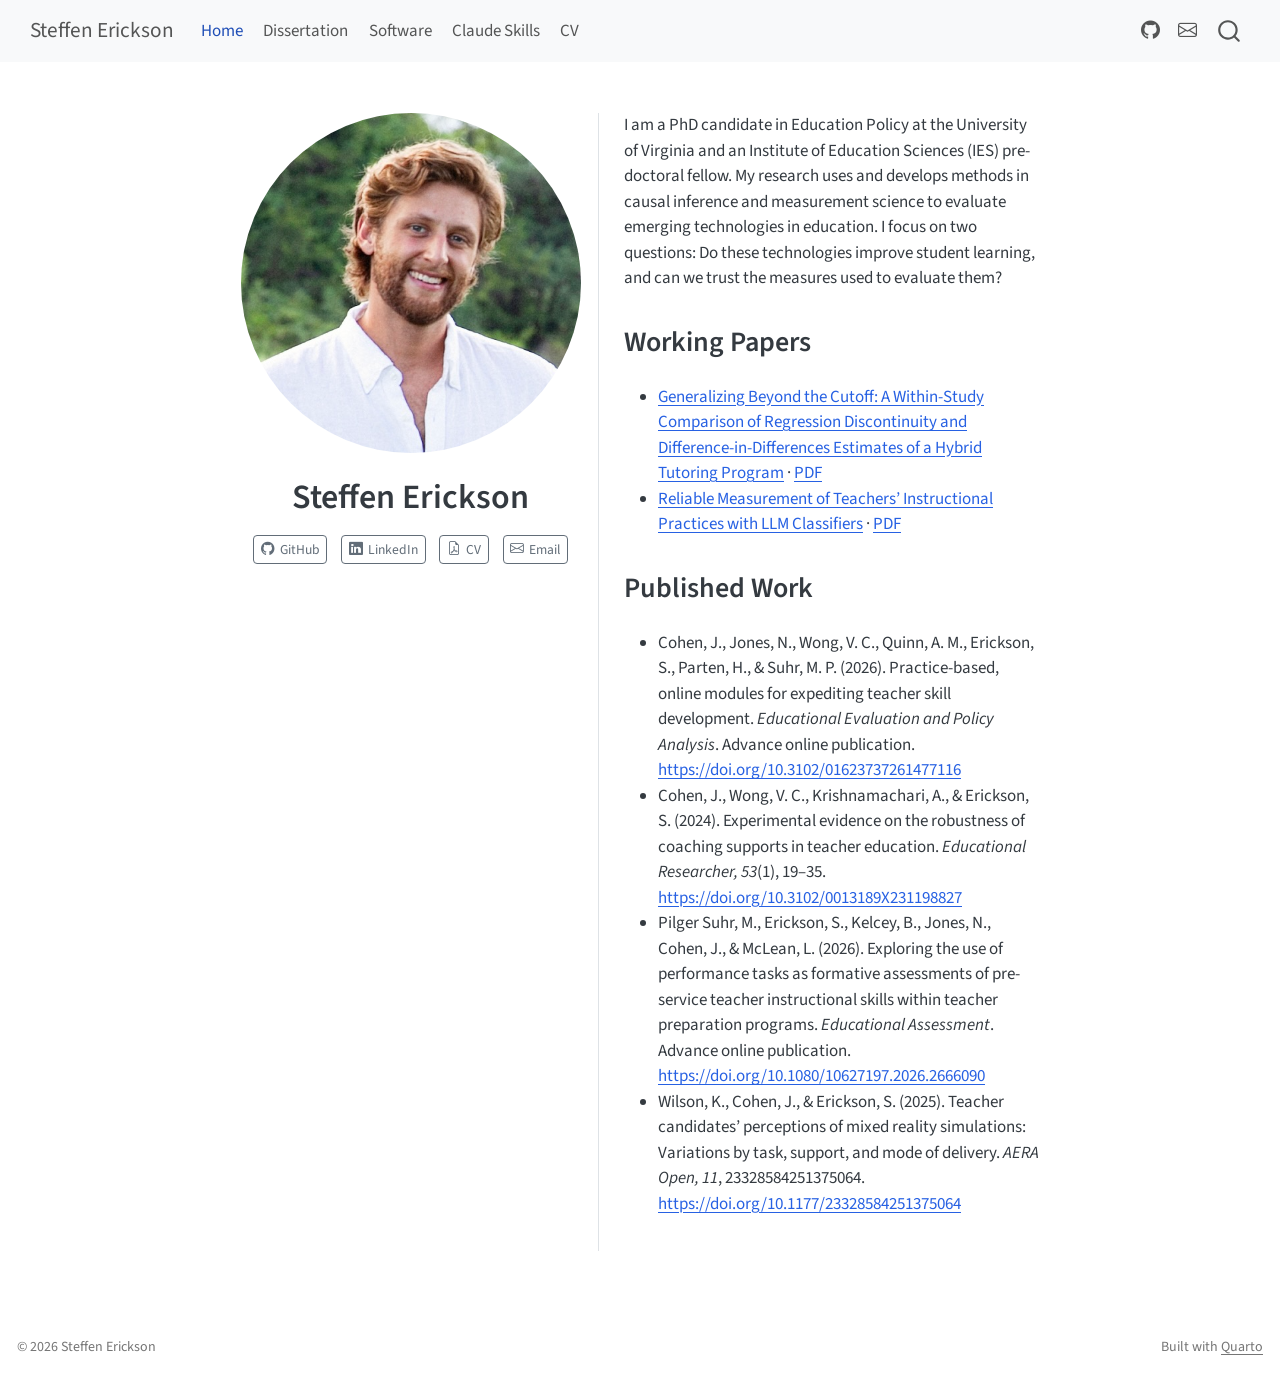
<file: index.html>
<!DOCTYPE html>
<html xmlns="http://www.w3.org/1999/xhtml" lang="en" xml:lang="en"><head>

<meta charset="utf-8">
<meta name="generator" content="quarto-1.11.9">

<meta name="viewport" content="width=device-width, initial-scale=1.0, user-scalable=yes">


<title>Steffen Erickson</title>
<style>
/* Default styles provided by pandoc.
** See https://pandoc.org/MANUAL.html#variables-for-html for config info.
*/
span.smallcaps{font-variant: small-caps;}
div.columns{display: flex; gap: 1.5em;}
div.column{flex: auto;}
@media screen {
div.columns{gap: min(4vw, 1.5em);}
div.column{overflow-x: auto;}
}
div.hanging-indent{margin-left: 1.5em; text-indent: -1.5em;}
ul.task-list{list-style: none;}
ul.task-list li input[type="checkbox"] {
  width: 0.8em;
  margin: 0 0.8em 0.2em -1em; /* quarto-specific, see https://github.com/quarto-dev/quarto-cli/issues/4556 */ 
  vertical-align: middle;
}
</style>


<script src="site_libs/quarto-nav/quarto-nav.js"></script>
<script src="site_libs/quarto-nav/headroom.min.js"></script>
<script src="site_libs/clipboard/clipboard.min.js"></script>
<script src="site_libs/quarto-search/autocomplete.umd.js"></script>
<script src="site_libs/quarto-search/fuse.min.js"></script>
<script src="site_libs/quarto-search/quarto-search.js"></script>
<meta name="quarto:offset" content="./">
<script src="site_libs/quarto-html/quarto.js" type="module"></script>
<script src="site_libs/quarto-html/tabsets/tabsets.js" type="module"></script>
<script src="site_libs/quarto-html/scrollable-regions/scrollable-regions.js" type="module"></script>
<script src="site_libs/quarto-html/popper.min.js"></script>
<script src="site_libs/quarto-html/tippy.umd.min.js"></script>
<link href="site_libs/quarto-html/tippy.css" rel="stylesheet">
<link href="site_libs/quarto-html/quarto-syntax-highlighting-63b5708e65d6cd79cd7618c58d0c21e7.css" rel="stylesheet" id="quarto-text-highlighting-styles">
<script src="site_libs/bootstrap/bootstrap.min.js"></script>
<link href="site_libs/bootstrap/bootstrap-icons.css" rel="stylesheet">
<link href="site_libs/bootstrap/bootstrap-04515a8f720fd351a221d4d6ff94f37b.min.css" rel="stylesheet" append-hash="true" id="quarto-bootstrap" data-mode="light">
<script id="quarto-search-options" type="application/json">{
  "location": "navbar",
  "copy-button": false,
  "collapse-after": 3,
  "panel-placement": "end",
  "type": "overlay",
  "limit": 50,
  "keyboard-shortcut": [
    "f",
    "/",
    "s"
  ],
  "show-item-context": false,
  "language": {
    "search-no-results-text": "No results",
    "search-matching-documents-text": "matching documents",
    "search-copy-link-title": "Copy link to search",
    "search-hide-matches-text": "Hide additional matches",
    "search-more-match-text": "more match in this document",
    "search-more-matches-text": "more matches in this document",
    "search-clear-button-title": "Clear",
    "search-text-placeholder": "",
    "search-detached-cancel-button-title": "Cancel",
    "search-submit-button-title": "Submit",
    "search-label": "Search"
  }
}</script>


<link rel="stylesheet" href="styles.css">
</head>

<body class="nav-fixed fullcontent quarto-light"><a id="quarto-skip-link" class="visually-hidden-focusable" href="#quarto-document-content">Skip to main content</a>

<div id="quarto-search-results"></div>
  <header id="quarto-header" class="headroom fixed-top">
    <nav class="navbar navbar-expand-lg " data-bs-theme="dark" aria-label="Site">
      <div class="navbar-container container-fluid">
      <div class="navbar-brand-container mx-auto">
    <a class="navbar-brand" href="./index.html">
    <span class="navbar-title">Steffen Erickson</span>
    </a>
  </div>
          <button class="navbar-toggler" type="button" data-bs-toggle="collapse" data-bs-target="#navbarCollapse" aria-controls="navbarCollapse" aria-expanded="false" aria-label="Toggle navigation" onclick="if (window.quartoToggleHeadroom) { window.quartoToggleHeadroom(); }">
  <span class="navbar-toggler-icon"></span>
</button>
          <div class="collapse navbar-collapse" id="navbarCollapse">
            <ul class="navbar-nav navbar-nav-scroll me-auto">
  <li class="nav-item">
    <a class="nav-link active" href="./index.html" aria-current="page"> 
<span class="menu-text">Home</span></a>
  </li>  
  <li class="nav-item">
    <a class="nav-link" href="./chapters/index.html"> 
<span class="menu-text">Dissertation</span></a>
  </li>  
  <li class="nav-item">
    <a class="nav-link" href="./software/index.html"> 
<span class="menu-text">Software</span></a>
  </li>  
  <li class="nav-item">
    <a class="nav-link" href="./skills/index.html"> 
<span class="menu-text">Claude Skills</span></a>
  </li>  
  <li class="nav-item">
    <a class="nav-link" href="./cv.html"> 
<span class="menu-text">CV</span></a>
  </li>  
</ul>
            <ul class="navbar-nav navbar-nav-scroll ms-auto">
  <li class="nav-item compact">
    <a class="nav-link" href="https://github.com/steffenerickson"> <i class="bi bi-github" role="img">
</i> 
<span class="menu-text"></span></a>
  </li>  
  <li class="nav-item compact">
    <a class="nav-link" href="mailto:cns8vg@virginia.edu"> <i class="bi bi-envelope" role="img">
</i> 
<span class="menu-text"></span></a>
  </li>  
</ul>
          </div> <!-- /navcollapse -->
            <div class="quarto-navbar-tools">
</div>
            <div id="quarto-search" class="" title="Search"></div>
      </div> <!-- /container-fluid -->
    </nav>
</header>
<!-- content -->
<div id="quarto-content" class="quarto-container page-columns page-rows-contents page-layout-article page-navbar">
<!-- sidebar -->
<!-- margin-sidebar -->
    
<!-- main -->
<div class="quarto-about-trestles">
  <div class="about-entity">
    <img src="images/headshot.png" class="about-image
  round " style="height: 20em; width: 20em;">
<header id="title-block-header" class="quarto-title-block default">
<div class="quarto-title">
<h1 class="title">Steffen Erickson</h1>
</div>
<div class="quarto-title-meta">
  </div>
</header>
    <div class="about-links">
  <a href="https://github.com/steffenerickson" class="about-link" rel="" target="">
    <i class="bi bi-github"></i>
     <span class="about-link-text">GitHub</span>
  </a>
  <a href="https://www.linkedin.com/in/steffen-erickson-bb3757225" class="about-link" rel="" target="">
    <i class="bi bi-linkedin"></i>
     <span class="about-link-text">LinkedIn</span>
  </a>
  <a href="/cv.html" class="about-link" rel="" target="">
    <i class="bi bi-file-earmark-pdf"></i>
     <span class="about-link-text">CV</span>
  </a>
  <a href="mailto:cns8vg@virginia.edu" class="about-link" rel="" target="">
    <i class="bi bi-envelope"></i>
     <span class="about-link-text">Email</span>
  </a>
</div>
  </div>
  <div class="about-contents"><main class="content" id="quarto-document-content" tabindex="-1">
<p>I am a PhD candidate in Education Policy at the University of Virginia and an Institute of Education Sciences (IES) pre-doctoral fellow. My research uses and develops methods in causal inference and measurement science to evaluate emerging technologies in education. I focus on two questions: Do these technologies improve student learning, and can we trust the measures used to evaluate them?</p>
<section id="working-papers" class="level2">
<h2 data-anchor-id="working-papers">Working Papers</h2>
<ul>
<li><a href="./chapters/ch1/index.html">Generalizing Beyond the Cutoff: A Within-Study Comparison of Regression Discontinuity and Difference-in-Differences Estimates of a Hybrid Tutoring Program</a> · <a href="chapters/ch1/erickson_2026_generalizing_beyond_the_cutoff.pdf">PDF</a></li>
<li><a href="./chapters/ch2/index.html">Reliable Measurement of Teachers’ Instructional Practices with LLM Classifiers</a> · <a href="chapters/ch2/erickson_2026_reliable_llm_measurement.pdf">PDF</a></li>
</ul>
</section>
<section id="published-work" class="level2">
<h2 data-anchor-id="published-work">Published Work</h2>
<ul>
<li>Cohen, J., Jones, N., Wong, V. C., Quinn, A. M., Erickson, S., Parten, H., &amp; Suhr, M. P. (2026). Practice-based, online modules for expediting teacher skill development. <em>Educational Evaluation and Policy Analysis</em>. Advance online publication. <a href="https://doi.org/10.3102/01623737261477116">https://doi.org/10.3102/01623737261477116</a></li>
<li>Cohen, J., Wong, V. C., Krishnamachari, A., &amp; Erickson, S. (2024). Experimental evidence on the robustness of coaching supports in teacher education. <em>Educational Researcher, 53</em>(1), 19–35. <a href="https://doi.org/10.3102/0013189X231198827">https://doi.org/10.3102/0013189X231198827</a></li>
<li>Pilger Suhr, M., Erickson, S., Kelcey, B., Jones, N., Cohen, J., &amp; McLean, L. (2026). Exploring the use of performance tasks as formative assessments of pre-service teacher instructional skills within teacher preparation programs. <em>Educational Assessment</em>. Advance online publication. <a href="https://doi.org/10.1080/10627197.2026.2666090">https://doi.org/10.1080/10627197.2026.2666090</a></li>
<li>Wilson, K., Cohen, J., &amp; Erickson, S. (2025). Teacher candidates’ perceptions of mixed reality simulations: Variations by task, support, and mode of delivery. <em>AERA Open, 11</em>, 23328584251375064. <a href="https://doi.org/10.1177/23328584251375064">https://doi.org/10.1177/23328584251375064</a></li>
</ul>


</section>
</main></div>
</div>
 <!-- /main -->
<script id="quarto-html-after-body" type="application/javascript">
  window.document.addEventListener("DOMContentLoaded", function (event) {
    const isCodeAnnotation = (el) => {
      for (const clz of el.classList) {
        if (clz.startsWith('code-annotation-')) {                     
          return true;
        }
      }
      return false;
    }
    const onCopySuccess = function(e) {
      // button target
      const button = e.trigger;
      // don't keep focus
      button.blur();
      // flash "checked"
      button.classList.add('code-copy-button-checked');
      var currentTitle = button.getAttribute("title");
      button.setAttribute("title", "Copied!");
      let tooltip;
      if (window.bootstrap) {
        button.setAttribute("data-bs-toggle", "tooltip");
        button.setAttribute("data-bs-placement", "left");
        button.setAttribute("data-bs-title", "Copied!");
        tooltip = new bootstrap.Tooltip(button, 
          { trigger: "manual", 
            customClass: "code-copy-button-tooltip",
            offset: [0, -8]});
        tooltip.show();    
      }
      setTimeout(function() {
        if (tooltip) {
          tooltip.hide();
          button.removeAttribute("data-bs-title");
          button.removeAttribute("data-bs-toggle");
          button.removeAttribute("data-bs-placement");
        }
        button.setAttribute("title", currentTitle);
        button.classList.remove('code-copy-button-checked');
      }, 1000);
      // clear code selection
      e.clearSelection();
    }
    const getTextToCopy = function(trigger) {
      const outerScaffold = trigger.parentElement.cloneNode(true);
      const codeEl = outerScaffold.querySelector('code');
      for (const childEl of codeEl.children) {
        if (isCodeAnnotation(childEl)) {
          childEl.remove();
        }
      }
      return codeEl.innerText;
    }
    const clipboard = new window.ClipboardJS('.code-copy-button:not([data-in-quarto-modal])', {
      text: getTextToCopy
    });
    clipboard.on('success', onCopySuccess);
    if (window.document.getElementById('quarto-embedded-source-code-modal')) {
      const clipboardModal = new window.ClipboardJS('.code-copy-button[data-in-quarto-modal]', {
        text: getTextToCopy,
        container: window.document.getElementById('quarto-embedded-source-code-modal')
      });
      clipboardModal.on('success', onCopySuccess);
    }
      var localhostRegex = new RegExp(/^(?:http|https):\/\/localhost\:?[0-9]*\//);
      var mailtoRegex = new RegExp(/^mailto:/);
        var filterRegex = new RegExp("https:\/\/steffenerickson\.github\.io");
      var isInternal = (href) => {
          return filterRegex.test(href) || localhostRegex.test(href) || mailtoRegex.test(href);
      }
      // Inspect non-navigation links and adorn them if external
      window.quartoDecorateExternalLinks = function (root) {
     var links = (root || window.document).querySelectorAll('a[href]:not(.nav-link):not(.navbar-brand):not(.toc-action):not(.sidebar-link):not(.sidebar-item-toggle):not(.pagination-link):not(.no-external):not([aria-hidden]):not(.dropdown-item):not(.quarto-navigation-tool):not(.about-link)');
      for (var i=0; i<links.length; i++) {
        const link = links[i];
        if (!isInternal(link.href)) {
          // undo the damage that might have been done by quarto-nav.js in the case of
          // links that we want to consider external
          if (link.dataset.originalHref !== undefined) {
            link.href = link.dataset.originalHref;
          }
          if (!link.classList.contains('no-external-icon')) {
          }
        }
      }
      };
      window.quartoDecorateExternalLinks(window.document);
    // Esc closes the popup (WCAG 1.4.13) and focus leaving both trigger and
    // popup closes it (WCAG 2.4.11); tippy handles neither for interactive popups.
    const hideOnEscAndFocusOut = {
      name: 'hideOnEscAndFocusOut',
      defaultValue: true,
      fn(instance) {
        const dismiss = () => {
          // A show scheduled by the trigger delay would otherwise reopen it
          instance.clearDelayTimeouts();
          instance.hide();
        };
        const onKeyDown = (event) => {
          if (event.key !== 'Escape') {
            return;
          }
          // Keep Esc from also reaching page handlers (e.g. reveal.js overview),
          // except an open reveal.js slide menu, which Esc should close too.
          // The menu handles keys only when its keyboard option is on.
          const menuHandlesEsc = window.Reveal?.getPlugin?.('menu')?.isOpen() &&
            window.Reveal.getConfig().menu?.keyboard !== false;
          if (!menuHandlesEsc) {
            event.stopPropagation();
          }
          if (instance.popper.contains(window.document.activeElement)) {
            // Disabled while refocusing so the focus trigger does not reopen it
            instance.disable();
            instance.reference.focus();
            instance.enable();
          }
          dismiss();
        };
        const onFocusOut = (event) => {
          const target = event.relatedTarget;
          if (target && !instance.reference.contains(target) &&
              !instance.popper.contains(target)) {
            dismiss();
          }
        };
        // On the trigger too: a click trigger (code-annotations: select) has no
        // blur handling. Attached for the instance's lifetime so leaving the
        // trigger also cancels a show still pending on the trigger delay.
        instance.reference.addEventListener('focusout', onFocusOut);
        return {
          onShow() {
            window.document.addEventListener('keydown', onKeyDown, true);
            instance.popper.addEventListener('focusout', onFocusOut);
          },
          onHide() {
            window.document.removeEventListener('keydown', onKeyDown, true);
            instance.popper.removeEventListener('focusout', onFocusOut);
          },
          onDestroy() {
            instance.reference.removeEventListener('focusout', onFocusOut);
          },
        };
      },
    };
    function tippyHover(el, contentFn, onTriggerFn, onUntriggerFn) {
      const config = {
        allowHTML: true,
        maxWidth: 500,
        delay: 100,
        arrow: false,
        appendTo: function(el) {
            return el.parentElement;
        },
        interactive: true,
        interactiveBorder: 10,
        theme: 'quarto',
        placement: 'bottom-start',
        plugins: [hideOnEscAndFocusOut],
      };
      if (contentFn) {
        config.content = contentFn;
      }
      if (onTriggerFn) {
        config.onTrigger = onTriggerFn;
      }
      if (onUntriggerFn) {
        config.onUntrigger = onUntriggerFn;
      }
      window.tippy(el, config); 
    }
    const noterefs = window.document.querySelectorAll('a[role="doc-noteref"]');
    for (var i=0; i<noterefs.length; i++) {
      const ref = noterefs[i];
      tippyHover(ref, function() {
        // use id or data attribute instead here
        let href = ref.getAttribute('data-footnote-href') || ref.getAttribute('href');
        try { href = new URL(href).hash; } catch {}
        const id = href.replace(/^#\/?/, "");
        const note = window.document.getElementById(id);
        if (note) {
          return note.innerHTML;
        } else {
          return "";
        }
      });
    }
    const xrefs = window.document.querySelectorAll('a.quarto-xref');
    const processXRef = (id, note) => {
      // Strip column container classes
      const stripColumnClz = (el) => {
        el.classList.remove("page-full", "page-columns");
        if (el.children) {
          for (const child of el.children) {
            stripColumnClz(child);
          }
        }
      }
      stripColumnClz(note)
      if (id === null || id.startsWith('sec-')) {
        // Special case sections, only their first couple elements
        const container = document.createElement("div");
        if (note.children && note.children.length > 2) {
          container.appendChild(note.children[0].cloneNode(true));
          for (let i = 1; i < note.children.length; i++) {
            const child = note.children[i];
            if (child.tagName === "P" && child.innerText === "") {
              continue;
            } else {
              container.appendChild(child.cloneNode(true));
              break;
            }
          }
          if (window.Quarto?.typesetMath) {
            window.Quarto.typesetMath(container);
          }
          return container.innerHTML
        } else {
          if (window.Quarto?.typesetMath) {
            window.Quarto.typesetMath(note);
          }
          return note.innerHTML;
        }
      } else {
        // Remove any anchor links if they are present
        const anchorLink = note.querySelector('a.anchorjs-link');
        if (anchorLink) {
          anchorLink.remove();
        }
        if (window.Quarto?.typesetMath) {
          window.Quarto.typesetMath(note);
        }
        if (note.classList.contains("callout")) {
          return note.outerHTML;
        } else {
          return note.innerHTML;
        }
      }
    }
    for (var i=0; i<xrefs.length; i++) {
      const xref = xrefs[i];
      tippyHover(xref, undefined, function(instance) {
        instance.disable();
        let url = xref.getAttribute('href');
        let hash = undefined; 
        if (url.startsWith('#')) {
          hash = url;
        } else {
          try { hash = new URL(url).hash; } catch {}
        }
        if (hash) {
          const id = hash.replace(/^#\/?/, "");
          const note = window.document.getElementById(id);
          if (note !== null) {
            try {
              const html = processXRef(id, note.cloneNode(true));
              instance.setContent(html);
            } finally {
              instance.enable();
              instance.show();
            }
          } else {
            // See if we can fetch this
            fetch(url.split('#')[0])
            .then(res => res.text())
            .then(html => {
              const parser = new DOMParser();
              const htmlDoc = parser.parseFromString(html, "text/html");
              const note = htmlDoc.getElementById(id);
              if (note !== null) {
                const html = processXRef(id, note);
                instance.setContent(html);
              } 
            }).finally(() => {
              instance.enable();
              instance.show();
            });
          }
        } else {
          // See if we can fetch a full url (with no hash to target)
          // This is a special case and we should probably do some content thinning / targeting
          fetch(url)
          .then(res => res.text())
          .then(html => {
            const parser = new DOMParser();
            const htmlDoc = parser.parseFromString(html, "text/html");
            const note = htmlDoc.querySelector('main.content');
            if (note !== null) {
              // This should only happen for chapter cross references
              // (since there is no id in the URL)
              // remove the first header
              if (note.children.length > 0 && note.children[0].tagName === "HEADER") {
                note.children[0].remove();
              }
              const html = processXRef(null, note);
              instance.setContent(html);
            } 
          }).finally(() => {
            instance.enable();
            instance.show();
          });
        }
      }, function(instance) {
      });
    }
        let selectedAnnoteEl;
        const selectorForAnnotation = ( cell, annotation) => {
          let cellAttr = 'data-code-cell="' + cell + '"';
          let lineAttr = 'data-code-annotation="' +  annotation + '"';
          const selector = 'span[' + cellAttr + '][' + lineAttr + ']';
          return selector;
        }
        const selectCodeLines = (annoteEl) => {
          const doc = window.document;
          const targetCell = annoteEl.getAttribute("data-target-cell");
          const targetAnnotation = annoteEl.getAttribute("data-target-annotation");
          const annoteSpan = window.document.querySelector(selectorForAnnotation(targetCell, targetAnnotation));
          const lines = annoteSpan.getAttribute("data-code-lines").split(",");
          const lineIds = lines.map((line) => {
            return targetCell + "-" + line;
          })
          // Each band is positioned against its own containing block, which is
          // not the offsetParent of the lines, so place it from client rects.
          const placeBand = (band, firstEl, lastEl, codeBlock) => {
            const container = band.offsetParent;
            if (container === null) {
              return;
            }
            const containerRect = container.getBoundingClientRect();
            // Reveal.js scales slides with a transform, so convert client
            // pixels back to the CSS pixels of the container.
            const scale = containerRect.height / container.offsetHeight || 1;
            const firstRect = firstEl.getBoundingClientRect();
            const lastRect = lastEl.getBoundingClientRect();
            const top = (firstRect.top - containerRect.top) / scale - container.clientTop + container.scrollTop;
            const height = (lastRect.bottom - firstRect.top) / scale;
            band.style.top = top - 2 + "px";
            band.style.height = height + 4 + "px";
            if (codeBlock) {
              // Without the copy button wrapper, the containing block is wider
              // than the code block, so span the code block explicitly.
              const blockRect = codeBlock.getBoundingClientRect();
              band.style.left = (blockRect.left - containerRect.left) / scale - container.clientLeft + container.scrollLeft + "px";
              band.style.width = blockRect.width / scale + "px";
            }
          };
          if (lineIds.length > 0) {
            const el = window.document.getElementById(lineIds[0]);
            const lastEl = window.document.getElementById(lineIds[lineIds.length - 1]);
            const parent = el.parentElement.parentElement;
            // cook up a div (if necessary) and position it
            let div = window.document.getElementById("code-annotation-line-highlight");
            if (div === null) {
              div = window.document.createElement("div");
              div.setAttribute("id", "code-annotation-line-highlight");
              div.style.position = 'absolute';
              parent.appendChild(div);
            }
            placeBand(div, el, lastEl, parent.closest("div.sourceCode") || parent);
            let gutterDiv = window.document.getElementById("code-annotation-line-highlight-gutter");
            if (gutterDiv === null) {
              gutterDiv = window.document.createElement("div");
              gutterDiv.setAttribute("id", "code-annotation-line-highlight-gutter");
              gutterDiv.style.position = 'absolute';
              const codeCell = window.document.getElementById(targetCell);
              const gutter = codeCell.querySelector('.code-annotation-gutter');
              gutter.appendChild(gutterDiv);
            }
            placeBand(gutterDiv, el, lastEl);
            selectedAnnoteEl = annoteEl;
          }
        };
        const unselectCodeLines = () => {
          const elementsIds = ["code-annotation-line-highlight", "code-annotation-line-highlight-gutter"];
          elementsIds.forEach((elId) => {
            const div = window.document.getElementById(elId);
            if (div) {
              div.remove();
            }
          });
          selectedAnnoteEl = undefined;
        };
          // Handle positioning of the toggle
      window.addEventListener(
        "resize",
        throttle(() => {
          elRect = undefined;
          if (selectedAnnoteEl) {
            selectCodeLines(selectedAnnoteEl);
          }
        }, 10)
      );
      function throttle(fn, ms) {
      let throttle = false;
      let timer;
        return (...args) => {
          if(!throttle) { // first call gets through
              fn.apply(this, args);
              throttle = true;
          } else { // all the others get throttled
              if(timer) clearTimeout(timer); // cancel #2
              timer = setTimeout(() => {
                fn.apply(this, args);
                timer = throttle = false;
              }, ms);
          }
        };
      }
        // Attach click handler to the DT
        const annoteDls = window.document.querySelectorAll('dt[data-target-cell]');
        for (const annoteDlNode of annoteDls) {
          annoteDlNode.addEventListener('click', (event) => {
            const clickedEl = event.target;
            if (clickedEl !== selectedAnnoteEl) {
              unselectCodeLines();
              const activeEl = window.document.querySelector('dt[data-target-cell].code-annotation-active');
              if (activeEl) {
                activeEl.classList.remove('code-annotation-active');
              }
              selectCodeLines(clickedEl);
              clickedEl.classList.add('code-annotation-active');
            } else {
              // Unselect the line
              unselectCodeLines();
              clickedEl.classList.remove('code-annotation-active');
            }
          });
        }
    const findCites = (el) => {
      const parentEl = el.parentElement;
      if (parentEl) {
        const cites = parentEl.dataset.cites;
        if (cites) {
          return {
            el,
            cites: cites.split(' ')
          };
        } else {
          return findCites(el.parentElement)
        }
      } else {
        return undefined;
      }
    };
    var bibliorefs = window.document.querySelectorAll('a[role="doc-biblioref"]');
    for (var i=0; i<bibliorefs.length; i++) {
      const ref = bibliorefs[i];
      const citeInfo = findCites(ref);
      if (citeInfo) {
        tippyHover(citeInfo.el, function() {
          var popup = window.document.createElement('div');
          citeInfo.cites.forEach(function(cite) {
            var citeDiv = window.document.createElement('div');
            citeDiv.classList.add('hanging-indent');
            citeDiv.classList.add('csl-entry');
            var biblioDiv = window.document.getElementById('ref-' + cite);
            if (biblioDiv) {
              citeDiv.innerHTML = biblioDiv.innerHTML;
            }
            popup.appendChild(citeDiv);
          });
          return popup.innerHTML;
        });
      }
    }
  });
  </script>
  <script type="application/javascript">
  window.quartoScrollableRegionsLabels = {"code":"Scrollable code","output":"Scrollable output"};
  </script>
</div> <!-- /content -->
<footer class="footer">
  <div class="nav-footer">
    <div class="nav-footer-left">
<p>© 2026 Steffen Erickson</p>
</div>   
    <div class="nav-footer-center">
      &nbsp;
    </div>
    <div class="nav-footer-right">
<p>Built with <a href="https://quarto.org">Quarto</a></p>
</div>
  </div>
</footer>




</body></html>
</file>
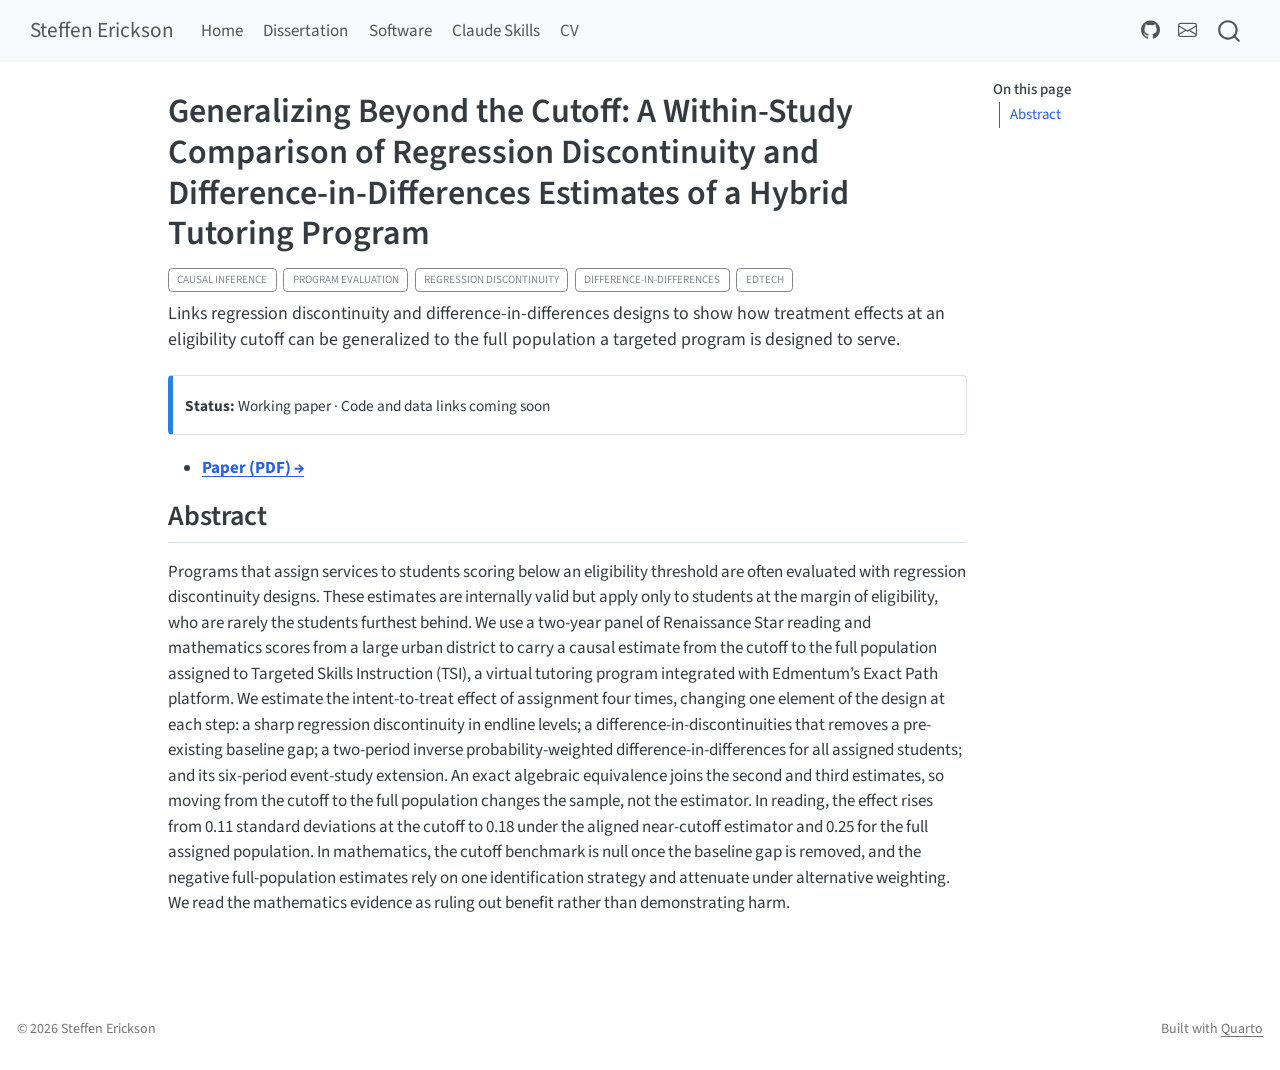
<file: chapters/ch1/index.html>
<!DOCTYPE html>
<html xmlns="http://www.w3.org/1999/xhtml" lang="en" xml:lang="en"><head>

<meta charset="utf-8">
<meta name="generator" content="quarto-1.11.9">

<meta name="viewport" content="width=device-width, initial-scale=1.0, user-scalable=yes">

<meta name="description" content="Links regression discontinuity and difference-in-differences designs to show how treatment effects at an eligibility cutoff can be generalized to the full population a targeted program is designed to serve.">

<title>Generalizing Beyond the Cutoff: A Within-Study Comparison of Regression Discontinuity and Difference-in-Differences Estimates of a Hybrid Tutoring Program – Steffen Erickson</title>
<style>
/* Default styles provided by pandoc.
** See https://pandoc.org/MANUAL.html#variables-for-html for config info.
*/
span.smallcaps{font-variant: small-caps;}
div.columns{display: flex; gap: 1.5em;}
div.column{flex: auto;}
@media screen {
div.columns{gap: min(4vw, 1.5em);}
div.column{overflow-x: auto;}
}
div.hanging-indent{margin-left: 1.5em; text-indent: -1.5em;}
ul.task-list{list-style: none;}
ul.task-list li input[type="checkbox"] {
  width: 0.8em;
  margin: 0 0.8em 0.2em -1em; /* quarto-specific, see https://github.com/quarto-dev/quarto-cli/issues/4556 */ 
  vertical-align: middle;
}
</style>


<script src="../../site_libs/quarto-nav/quarto-nav.js"></script>
<script src="../../site_libs/quarto-nav/headroom.min.js"></script>
<script src="../../site_libs/clipboard/clipboard.min.js"></script>
<script src="../../site_libs/quarto-search/autocomplete.umd.js"></script>
<script src="../../site_libs/quarto-search/fuse.min.js"></script>
<script src="../../site_libs/quarto-search/quarto-search.js"></script>
<meta name="quarto:offset" content="../../">
<script src="../../site_libs/quarto-html/quarto.js" type="module"></script>
<script src="../../site_libs/quarto-html/tabsets/tabsets.js" type="module"></script>
<script src="../../site_libs/quarto-html/scrollable-regions/scrollable-regions.js" type="module"></script>
<script src="../../site_libs/quarto-html/popper.min.js"></script>
<script src="../../site_libs/quarto-html/tippy.umd.min.js"></script>
<script src="../../site_libs/quarto-html/anchor.min.js"></script>
<link href="../../site_libs/quarto-html/tippy.css" rel="stylesheet">
<link href="../../site_libs/quarto-html/quarto-syntax-highlighting-63b5708e65d6cd79cd7618c58d0c21e7.css" rel="stylesheet" id="quarto-text-highlighting-styles">
<script src="../../site_libs/bootstrap/bootstrap.min.js"></script>
<link href="../../site_libs/bootstrap/bootstrap-icons.css" rel="stylesheet">
<link href="../../site_libs/bootstrap/bootstrap-04515a8f720fd351a221d4d6ff94f37b.min.css" rel="stylesheet" append-hash="true" id="quarto-bootstrap" data-mode="light">
<script id="quarto-search-options" type="application/json">{
  "location": "navbar",
  "copy-button": false,
  "collapse-after": 3,
  "panel-placement": "end",
  "type": "overlay",
  "limit": 50,
  "keyboard-shortcut": [
    "f",
    "/",
    "s"
  ],
  "show-item-context": false,
  "language": {
    "search-no-results-text": "No results",
    "search-matching-documents-text": "matching documents",
    "search-copy-link-title": "Copy link to search",
    "search-hide-matches-text": "Hide additional matches",
    "search-more-match-text": "more match in this document",
    "search-more-matches-text": "more matches in this document",
    "search-clear-button-title": "Clear",
    "search-text-placeholder": "",
    "search-detached-cancel-button-title": "Cancel",
    "search-submit-button-title": "Submit",
    "search-label": "Search"
  }
}</script>


<link rel="stylesheet" href="../../styles.css">
</head>

<body class="nav-fixed quarto-light"><a id="quarto-skip-link" class="visually-hidden-focusable" href="#quarto-document-content">Skip to main content</a>

<div id="quarto-search-results"></div>
  <header id="quarto-header" class="headroom fixed-top">
    <nav class="navbar navbar-expand-lg " data-bs-theme="dark" aria-label="Site">
      <div class="navbar-container container-fluid">
      <div class="navbar-brand-container mx-auto">
    <a class="navbar-brand" href="../../index.html">
    <span class="navbar-title">Steffen Erickson</span>
    </a>
  </div>
          <button class="navbar-toggler" type="button" data-bs-toggle="collapse" data-bs-target="#navbarCollapse" aria-controls="navbarCollapse" aria-expanded="false" aria-label="Toggle navigation" onclick="if (window.quartoToggleHeadroom) { window.quartoToggleHeadroom(); }">
  <span class="navbar-toggler-icon"></span>
</button>
          <div class="collapse navbar-collapse" id="navbarCollapse">
            <ul class="navbar-nav navbar-nav-scroll me-auto">
  <li class="nav-item">
    <a class="nav-link" href="../../index.html"> 
<span class="menu-text">Home</span></a>
  </li>  
  <li class="nav-item">
    <a class="nav-link" href="../../chapters/index.html"> 
<span class="menu-text">Dissertation</span></a>
  </li>  
  <li class="nav-item">
    <a class="nav-link" href="../../software/index.html"> 
<span class="menu-text">Software</span></a>
  </li>  
  <li class="nav-item">
    <a class="nav-link" href="../../skills/index.html"> 
<span class="menu-text">Claude Skills</span></a>
  </li>  
  <li class="nav-item">
    <a class="nav-link" href="../../cv.html"> 
<span class="menu-text">CV</span></a>
  </li>  
</ul>
            <ul class="navbar-nav navbar-nav-scroll ms-auto">
  <li class="nav-item compact">
    <a class="nav-link" href="https://github.com/steffenerickson"> <i class="bi bi-github" role="img">
</i> 
<span class="menu-text"></span></a>
  </li>  
  <li class="nav-item compact">
    <a class="nav-link" href="mailto:cns8vg@virginia.edu"> <i class="bi bi-envelope" role="img">
</i> 
<span class="menu-text"></span></a>
  </li>  
</ul>
          </div> <!-- /navcollapse -->
            <div class="quarto-navbar-tools">
</div>
            <div id="quarto-search" class="" title="Search"></div>
      </div> <!-- /container-fluid -->
    </nav>
</header>
<!-- content -->
<div id="quarto-content" class="quarto-container page-columns page-rows-contents page-layout-article page-navbar">
<!-- sidebar -->
<!-- margin-sidebar -->
    <div id="quarto-margin-sidebar" class="sidebar margin-sidebar">
        <nav id="TOC" role="doc-toc" aria-labelledby="toc-title" class="toc-active">
    <h2 id="toc-title">On this page</h2>
   
  <ul>
  <li><a href="#abstract" id="toc-abstract" class="nav-link active" data-scroll-target="#abstract">Abstract</a></li>
  </ul>
</nav>
    </div>
<!-- main -->
<main class="content" id="quarto-document-content" tabindex="-1">

<header id="title-block-header" class="quarto-title-block default">
<div class="quarto-title">
<h1 class="title">Generalizing Beyond the Cutoff: A Within-Study Comparison of Regression Discontinuity and Difference-in-Differences Estimates of a Hybrid Tutoring Program</h1>
  <div class="quarto-categories">
    <div class="quarto-category">causal inference</div>
    <div class="quarto-category">program evaluation</div>
    <div class="quarto-category">regression discontinuity</div>
    <div class="quarto-category">difference-in-differences</div>
    <div class="quarto-category">edtech</div>
  </div>
  </div>

<div>
  <div class="description">
    Links regression discontinuity and difference-in-differences designs to show how treatment effects at an eligibility cutoff can be generalized to the full population a targeted program is designed to serve.
  </div>
</div>


<div class="quarto-title-meta">

    
  
    
  </div>
  


</header>


<div class="callout callout-style-simple callout-note no-icon">
<div class="callout-body d-flex">
<div class="callout-icon-container">
<i class="callout-icon no-icon"></i>
</div>
<div class="callout-body-container">
<p><strong>Status:</strong> Working paper · Code and data links coming soon</p>
</div>
</div>
</div>
<ul>
<li><a href="erickson_2026_generalizing_beyond_the_cutoff.pdf"><strong>Paper (PDF) →</strong></a></li>
</ul>
<section id="abstract" class="level2">
<h2 class="anchored" data-anchor-id="abstract">Abstract</h2>
<p>Programs that assign services to students scoring below an eligibility threshold are often evaluated with regression discontinuity designs. These estimates are internally valid but apply only to students at the margin of eligibility, who are rarely the students furthest behind. We use a two-year panel of Renaissance Star reading and mathematics scores from a large urban district to carry a causal estimate from the cutoff to the full population assigned to Targeted Skills Instruction (TSI), a virtual tutoring program integrated with Edmentum’s Exact Path platform. We estimate the intent-to-treat effect of assignment four times, changing one element of the design at each step: a sharp regression discontinuity in endline levels; a difference-in-discontinuities that removes a pre-existing baseline gap; a two-period inverse probability-weighted difference-in-differences for all assigned students; and its six-period event-study extension. An exact algebraic equivalence joins the second and third estimates, so moving from the cutoff to the full population changes the sample, not the estimator. In reading, the effect rises from 0.11 standard deviations at the cutoff to 0.18 under the aligned near-cutoff estimator and 0.25 for the full assigned population. In mathematics, the cutoff benchmark is null once the baseline gap is removed, and the negative full-population estimates rely on one identification strategy and attenuate under alternative weighting. We read the mathematics evidence as ruling out benefit rather than demonstrating harm.</p>


</section>

</main> <!-- /main -->
<script id="quarto-html-after-body" type="application/javascript">
  window.document.addEventListener("DOMContentLoaded", function (event) {
    const icon = "";
    const anchorJS = new window.AnchorJS();
    anchorJS.options = {
      placement: 'right',
      icon: icon
    };
    anchorJS.add('.anchored');
    const isCodeAnnotation = (el) => {
      for (const clz of el.classList) {
        if (clz.startsWith('code-annotation-')) {                     
          return true;
        }
      }
      return false;
    }
    const onCopySuccess = function(e) {
      // button target
      const button = e.trigger;
      // don't keep focus
      button.blur();
      // flash "checked"
      button.classList.add('code-copy-button-checked');
      var currentTitle = button.getAttribute("title");
      button.setAttribute("title", "Copied!");
      let tooltip;
      if (window.bootstrap) {
        button.setAttribute("data-bs-toggle", "tooltip");
        button.setAttribute("data-bs-placement", "left");
        button.setAttribute("data-bs-title", "Copied!");
        tooltip = new bootstrap.Tooltip(button, 
          { trigger: "manual", 
            customClass: "code-copy-button-tooltip",
            offset: [0, -8]});
        tooltip.show();    
      }
      setTimeout(function() {
        if (tooltip) {
          tooltip.hide();
          button.removeAttribute("data-bs-title");
          button.removeAttribute("data-bs-toggle");
          button.removeAttribute("data-bs-placement");
        }
        button.setAttribute("title", currentTitle);
        button.classList.remove('code-copy-button-checked');
      }, 1000);
      // clear code selection
      e.clearSelection();
    }
    const getTextToCopy = function(trigger) {
      const outerScaffold = trigger.parentElement.cloneNode(true);
      const codeEl = outerScaffold.querySelector('code');
      for (const childEl of codeEl.children) {
        if (isCodeAnnotation(childEl)) {
          childEl.remove();
        }
      }
      return codeEl.innerText;
    }
    const clipboard = new window.ClipboardJS('.code-copy-button:not([data-in-quarto-modal])', {
      text: getTextToCopy
    });
    clipboard.on('success', onCopySuccess);
    if (window.document.getElementById('quarto-embedded-source-code-modal')) {
      const clipboardModal = new window.ClipboardJS('.code-copy-button[data-in-quarto-modal]', {
        text: getTextToCopy,
        container: window.document.getElementById('quarto-embedded-source-code-modal')
      });
      clipboardModal.on('success', onCopySuccess);
    }
      var localhostRegex = new RegExp(/^(?:http|https):\/\/localhost\:?[0-9]*\//);
      var mailtoRegex = new RegExp(/^mailto:/);
        var filterRegex = new RegExp("https:\/\/steffenerickson\.github\.io");
      var isInternal = (href) => {
          return filterRegex.test(href) || localhostRegex.test(href) || mailtoRegex.test(href);
      }
      // Inspect non-navigation links and adorn them if external
      window.quartoDecorateExternalLinks = function (root) {
     var links = (root || window.document).querySelectorAll('a[href]:not(.nav-link):not(.navbar-brand):not(.toc-action):not(.sidebar-link):not(.sidebar-item-toggle):not(.pagination-link):not(.no-external):not([aria-hidden]):not(.dropdown-item):not(.quarto-navigation-tool):not(.about-link)');
      for (var i=0; i<links.length; i++) {
        const link = links[i];
        if (!isInternal(link.href)) {
          // undo the damage that might have been done by quarto-nav.js in the case of
          // links that we want to consider external
          if (link.dataset.originalHref !== undefined) {
            link.href = link.dataset.originalHref;
          }
          if (!link.classList.contains('no-external-icon')) {
          }
        }
      }
      };
      window.quartoDecorateExternalLinks(window.document);
    // Esc closes the popup (WCAG 1.4.13) and focus leaving both trigger and
    // popup closes it (WCAG 2.4.11); tippy handles neither for interactive popups.
    const hideOnEscAndFocusOut = {
      name: 'hideOnEscAndFocusOut',
      defaultValue: true,
      fn(instance) {
        const dismiss = () => {
          // A show scheduled by the trigger delay would otherwise reopen it
          instance.clearDelayTimeouts();
          instance.hide();
        };
        const onKeyDown = (event) => {
          if (event.key !== 'Escape') {
            return;
          }
          // Keep Esc from also reaching page handlers (e.g. reveal.js overview),
          // except an open reveal.js slide menu, which Esc should close too.
          // The menu handles keys only when its keyboard option is on.
          const menuHandlesEsc = window.Reveal?.getPlugin?.('menu')?.isOpen() &&
            window.Reveal.getConfig().menu?.keyboard !== false;
          if (!menuHandlesEsc) {
            event.stopPropagation();
          }
          if (instance.popper.contains(window.document.activeElement)) {
            // Disabled while refocusing so the focus trigger does not reopen it
            instance.disable();
            instance.reference.focus();
            instance.enable();
          }
          dismiss();
        };
        const onFocusOut = (event) => {
          const target = event.relatedTarget;
          if (target && !instance.reference.contains(target) &&
              !instance.popper.contains(target)) {
            dismiss();
          }
        };
        // On the trigger too: a click trigger (code-annotations: select) has no
        // blur handling. Attached for the instance's lifetime so leaving the
        // trigger also cancels a show still pending on the trigger delay.
        instance.reference.addEventListener('focusout', onFocusOut);
        return {
          onShow() {
            window.document.addEventListener('keydown', onKeyDown, true);
            instance.popper.addEventListener('focusout', onFocusOut);
          },
          onHide() {
            window.document.removeEventListener('keydown', onKeyDown, true);
            instance.popper.removeEventListener('focusout', onFocusOut);
          },
          onDestroy() {
            instance.reference.removeEventListener('focusout', onFocusOut);
          },
        };
      },
    };
    function tippyHover(el, contentFn, onTriggerFn, onUntriggerFn) {
      const config = {
        allowHTML: true,
        maxWidth: 500,
        delay: 100,
        arrow: false,
        appendTo: function(el) {
            return el.parentElement;
        },
        interactive: true,
        interactiveBorder: 10,
        theme: 'quarto',
        placement: 'bottom-start',
        plugins: [hideOnEscAndFocusOut],
      };
      if (contentFn) {
        config.content = contentFn;
      }
      if (onTriggerFn) {
        config.onTrigger = onTriggerFn;
      }
      if (onUntriggerFn) {
        config.onUntrigger = onUntriggerFn;
      }
      window.tippy(el, config); 
    }
    const noterefs = window.document.querySelectorAll('a[role="doc-noteref"]');
    for (var i=0; i<noterefs.length; i++) {
      const ref = noterefs[i];
      tippyHover(ref, function() {
        // use id or data attribute instead here
        let href = ref.getAttribute('data-footnote-href') || ref.getAttribute('href');
        try { href = new URL(href).hash; } catch {}
        const id = href.replace(/^#\/?/, "");
        const note = window.document.getElementById(id);
        if (note) {
          return note.innerHTML;
        } else {
          return "";
        }
      });
    }
    const xrefs = window.document.querySelectorAll('a.quarto-xref');
    const processXRef = (id, note) => {
      // Strip column container classes
      const stripColumnClz = (el) => {
        el.classList.remove("page-full", "page-columns");
        if (el.children) {
          for (const child of el.children) {
            stripColumnClz(child);
          }
        }
      }
      stripColumnClz(note)
      if (id === null || id.startsWith('sec-')) {
        // Special case sections, only their first couple elements
        const container = document.createElement("div");
        if (note.children && note.children.length > 2) {
          container.appendChild(note.children[0].cloneNode(true));
          for (let i = 1; i < note.children.length; i++) {
            const child = note.children[i];
            if (child.tagName === "P" && child.innerText === "") {
              continue;
            } else {
              container.appendChild(child.cloneNode(true));
              break;
            }
          }
          if (window.Quarto?.typesetMath) {
            window.Quarto.typesetMath(container);
          }
          return container.innerHTML
        } else {
          if (window.Quarto?.typesetMath) {
            window.Quarto.typesetMath(note);
          }
          return note.innerHTML;
        }
      } else {
        // Remove any anchor links if they are present
        const anchorLink = note.querySelector('a.anchorjs-link');
        if (anchorLink) {
          anchorLink.remove();
        }
        if (window.Quarto?.typesetMath) {
          window.Quarto.typesetMath(note);
        }
        if (note.classList.contains("callout")) {
          return note.outerHTML;
        } else {
          return note.innerHTML;
        }
      }
    }
    for (var i=0; i<xrefs.length; i++) {
      const xref = xrefs[i];
      tippyHover(xref, undefined, function(instance) {
        instance.disable();
        let url = xref.getAttribute('href');
        let hash = undefined; 
        if (url.startsWith('#')) {
          hash = url;
        } else {
          try { hash = new URL(url).hash; } catch {}
        }
        if (hash) {
          const id = hash.replace(/^#\/?/, "");
          const note = window.document.getElementById(id);
          if (note !== null) {
            try {
              const html = processXRef(id, note.cloneNode(true));
              instance.setContent(html);
            } finally {
              instance.enable();
              instance.show();
            }
          } else {
            // See if we can fetch this
            fetch(url.split('#')[0])
            .then(res => res.text())
            .then(html => {
              const parser = new DOMParser();
              const htmlDoc = parser.parseFromString(html, "text/html");
              const note = htmlDoc.getElementById(id);
              if (note !== null) {
                const html = processXRef(id, note);
                instance.setContent(html);
              } 
            }).finally(() => {
              instance.enable();
              instance.show();
            });
          }
        } else {
          // See if we can fetch a full url (with no hash to target)
          // This is a special case and we should probably do some content thinning / targeting
          fetch(url)
          .then(res => res.text())
          .then(html => {
            const parser = new DOMParser();
            const htmlDoc = parser.parseFromString(html, "text/html");
            const note = htmlDoc.querySelector('main.content');
            if (note !== null) {
              // This should only happen for chapter cross references
              // (since there is no id in the URL)
              // remove the first header
              if (note.children.length > 0 && note.children[0].tagName === "HEADER") {
                note.children[0].remove();
              }
              const html = processXRef(null, note);
              instance.setContent(html);
            } 
          }).finally(() => {
            instance.enable();
            instance.show();
          });
        }
      }, function(instance) {
      });
    }
        let selectedAnnoteEl;
        const selectorForAnnotation = ( cell, annotation) => {
          let cellAttr = 'data-code-cell="' + cell + '"';
          let lineAttr = 'data-code-annotation="' +  annotation + '"';
          const selector = 'span[' + cellAttr + '][' + lineAttr + ']';
          return selector;
        }
        const selectCodeLines = (annoteEl) => {
          const doc = window.document;
          const targetCell = annoteEl.getAttribute("data-target-cell");
          const targetAnnotation = annoteEl.getAttribute("data-target-annotation");
          const annoteSpan = window.document.querySelector(selectorForAnnotation(targetCell, targetAnnotation));
          const lines = annoteSpan.getAttribute("data-code-lines").split(",");
          const lineIds = lines.map((line) => {
            return targetCell + "-" + line;
          })
          // Each band is positioned against its own containing block, which is
          // not the offsetParent of the lines, so place it from client rects.
          const placeBand = (band, firstEl, lastEl, codeBlock) => {
            const container = band.offsetParent;
            if (container === null) {
              return;
            }
            const containerRect = container.getBoundingClientRect();
            // Reveal.js scales slides with a transform, so convert client
            // pixels back to the CSS pixels of the container.
            const scale = containerRect.height / container.offsetHeight || 1;
            const firstRect = firstEl.getBoundingClientRect();
            const lastRect = lastEl.getBoundingClientRect();
            const top = (firstRect.top - containerRect.top) / scale - container.clientTop + container.scrollTop;
            const height = (lastRect.bottom - firstRect.top) / scale;
            band.style.top = top - 2 + "px";
            band.style.height = height + 4 + "px";
            if (codeBlock) {
              // Without the copy button wrapper, the containing block is wider
              // than the code block, so span the code block explicitly.
              const blockRect = codeBlock.getBoundingClientRect();
              band.style.left = (blockRect.left - containerRect.left) / scale - container.clientLeft + container.scrollLeft + "px";
              band.style.width = blockRect.width / scale + "px";
            }
          };
          if (lineIds.length > 0) {
            const el = window.document.getElementById(lineIds[0]);
            const lastEl = window.document.getElementById(lineIds[lineIds.length - 1]);
            const parent = el.parentElement.parentElement;
            // cook up a div (if necessary) and position it
            let div = window.document.getElementById("code-annotation-line-highlight");
            if (div === null) {
              div = window.document.createElement("div");
              div.setAttribute("id", "code-annotation-line-highlight");
              div.style.position = 'absolute';
              parent.appendChild(div);
            }
            placeBand(div, el, lastEl, parent.closest("div.sourceCode") || parent);
            let gutterDiv = window.document.getElementById("code-annotation-line-highlight-gutter");
            if (gutterDiv === null) {
              gutterDiv = window.document.createElement("div");
              gutterDiv.setAttribute("id", "code-annotation-line-highlight-gutter");
              gutterDiv.style.position = 'absolute';
              const codeCell = window.document.getElementById(targetCell);
              const gutter = codeCell.querySelector('.code-annotation-gutter');
              gutter.appendChild(gutterDiv);
            }
            placeBand(gutterDiv, el, lastEl);
            selectedAnnoteEl = annoteEl;
          }
        };
        const unselectCodeLines = () => {
          const elementsIds = ["code-annotation-line-highlight", "code-annotation-line-highlight-gutter"];
          elementsIds.forEach((elId) => {
            const div = window.document.getElementById(elId);
            if (div) {
              div.remove();
            }
          });
          selectedAnnoteEl = undefined;
        };
          // Handle positioning of the toggle
      window.addEventListener(
        "resize",
        throttle(() => {
          elRect = undefined;
          if (selectedAnnoteEl) {
            selectCodeLines(selectedAnnoteEl);
          }
        }, 10)
      );
      function throttle(fn, ms) {
      let throttle = false;
      let timer;
        return (...args) => {
          if(!throttle) { // first call gets through
              fn.apply(this, args);
              throttle = true;
          } else { // all the others get throttled
              if(timer) clearTimeout(timer); // cancel #2
              timer = setTimeout(() => {
                fn.apply(this, args);
                timer = throttle = false;
              }, ms);
          }
        };
      }
        // Attach click handler to the DT
        const annoteDls = window.document.querySelectorAll('dt[data-target-cell]');
        for (const annoteDlNode of annoteDls) {
          annoteDlNode.addEventListener('click', (event) => {
            const clickedEl = event.target;
            if (clickedEl !== selectedAnnoteEl) {
              unselectCodeLines();
              const activeEl = window.document.querySelector('dt[data-target-cell].code-annotation-active');
              if (activeEl) {
                activeEl.classList.remove('code-annotation-active');
              }
              selectCodeLines(clickedEl);
              clickedEl.classList.add('code-annotation-active');
            } else {
              // Unselect the line
              unselectCodeLines();
              clickedEl.classList.remove('code-annotation-active');
            }
          });
        }
    const findCites = (el) => {
      const parentEl = el.parentElement;
      if (parentEl) {
        const cites = parentEl.dataset.cites;
        if (cites) {
          return {
            el,
            cites: cites.split(' ')
          };
        } else {
          return findCites(el.parentElement)
        }
      } else {
        return undefined;
      }
    };
    var bibliorefs = window.document.querySelectorAll('a[role="doc-biblioref"]');
    for (var i=0; i<bibliorefs.length; i++) {
      const ref = bibliorefs[i];
      const citeInfo = findCites(ref);
      if (citeInfo) {
        tippyHover(citeInfo.el, function() {
          var popup = window.document.createElement('div');
          citeInfo.cites.forEach(function(cite) {
            var citeDiv = window.document.createElement('div');
            citeDiv.classList.add('hanging-indent');
            citeDiv.classList.add('csl-entry');
            var biblioDiv = window.document.getElementById('ref-' + cite);
            if (biblioDiv) {
              citeDiv.innerHTML = biblioDiv.innerHTML;
            }
            popup.appendChild(citeDiv);
          });
          return popup.innerHTML;
        });
      }
    }
  });
  </script>
  <script type="application/javascript">
  window.quartoScrollableRegionsLabels = {"code":"Scrollable code","output":"Scrollable output"};
  </script>
</div> <!-- /content -->
<footer class="footer">
  <div class="nav-footer">
    <div class="nav-footer-left">
<p>© 2026 Steffen Erickson</p>
</div>   
    <div class="nav-footer-center">
      &nbsp;
    </div>
    <div class="nav-footer-right">
<p>Built with <a href="https://quarto.org">Quarto</a></p>
</div>
  </div>
</footer>




</body></html>
</file>
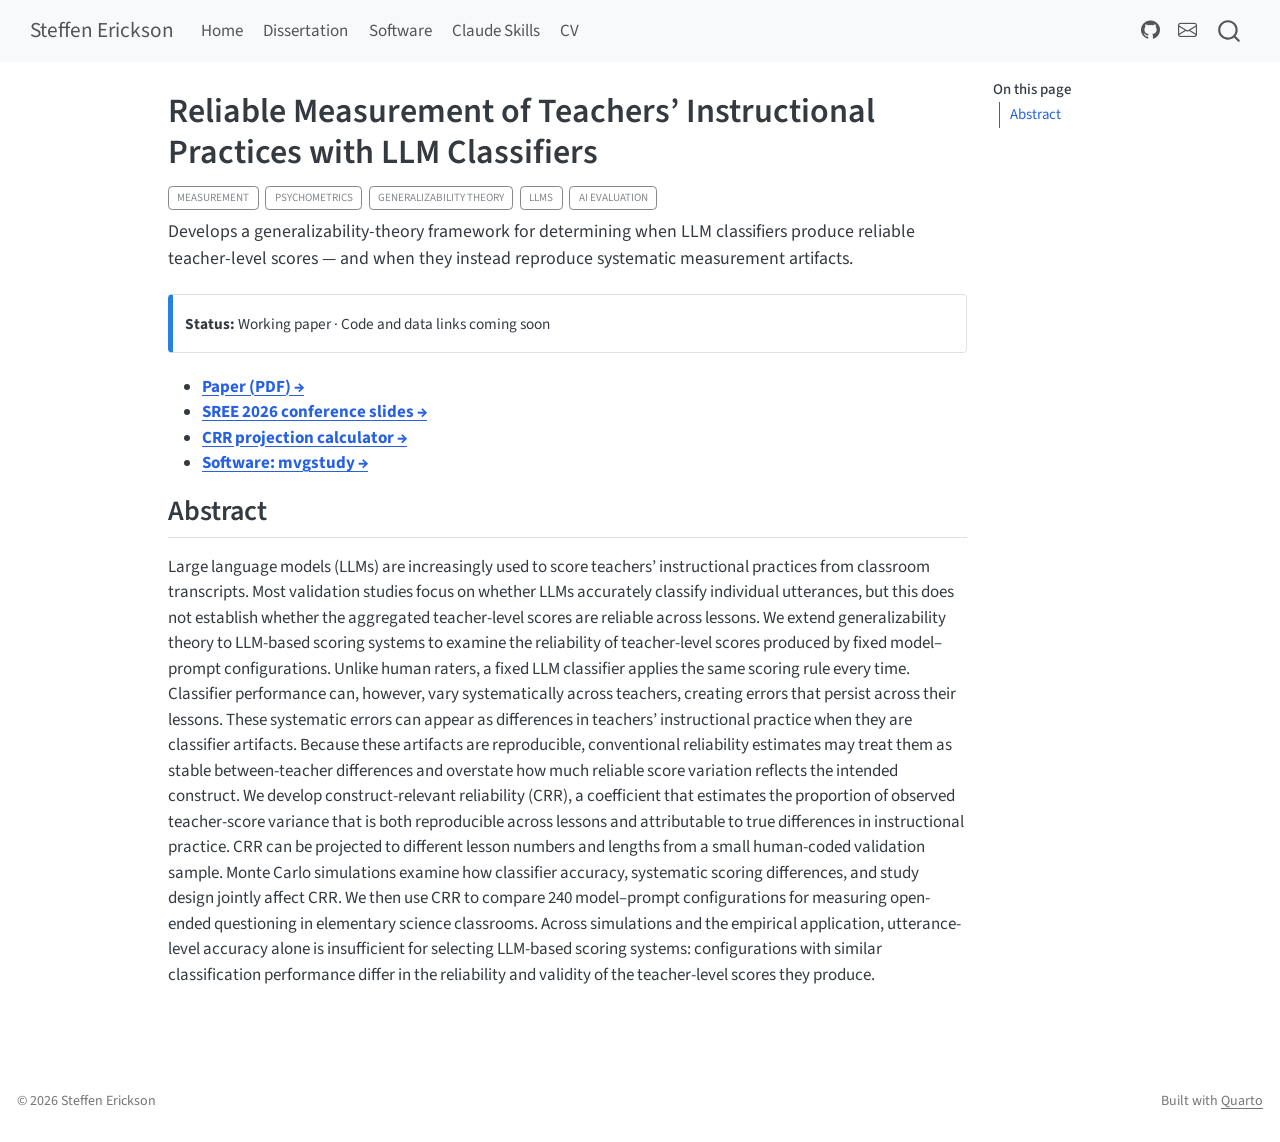
<file: chapters/ch2/index.html>
<!DOCTYPE html>
<html xmlns="http://www.w3.org/1999/xhtml" lang="en" xml:lang="en"><head>

<meta charset="utf-8">
<meta name="generator" content="quarto-1.11.9">

<meta name="viewport" content="width=device-width, initial-scale=1.0, user-scalable=yes">

<meta name="description" content="Develops a generalizability-theory framework for determining when LLM classifiers produce reliable teacher-level scores — and when they instead reproduce systematic measurement artifacts.">

<title>Reliable Measurement of Teachers’ Instructional Practices with LLM Classifiers – Steffen Erickson</title>
<style>
/* Default styles provided by pandoc.
** See https://pandoc.org/MANUAL.html#variables-for-html for config info.
*/
span.smallcaps{font-variant: small-caps;}
div.columns{display: flex; gap: 1.5em;}
div.column{flex: auto;}
@media screen {
div.columns{gap: min(4vw, 1.5em);}
div.column{overflow-x: auto;}
}
div.hanging-indent{margin-left: 1.5em; text-indent: -1.5em;}
ul.task-list{list-style: none;}
ul.task-list li input[type="checkbox"] {
  width: 0.8em;
  margin: 0 0.8em 0.2em -1em; /* quarto-specific, see https://github.com/quarto-dev/quarto-cli/issues/4556 */ 
  vertical-align: middle;
}
</style>


<script src="../../site_libs/quarto-nav/quarto-nav.js"></script>
<script src="../../site_libs/quarto-nav/headroom.min.js"></script>
<script src="../../site_libs/clipboard/clipboard.min.js"></script>
<script src="../../site_libs/quarto-search/autocomplete.umd.js"></script>
<script src="../../site_libs/quarto-search/fuse.min.js"></script>
<script src="../../site_libs/quarto-search/quarto-search.js"></script>
<meta name="quarto:offset" content="../../">
<script src="../../site_libs/quarto-html/quarto.js" type="module"></script>
<script src="../../site_libs/quarto-html/tabsets/tabsets.js" type="module"></script>
<script src="../../site_libs/quarto-html/scrollable-regions/scrollable-regions.js" type="module"></script>
<script src="../../site_libs/quarto-html/popper.min.js"></script>
<script src="../../site_libs/quarto-html/tippy.umd.min.js"></script>
<script src="../../site_libs/quarto-html/anchor.min.js"></script>
<link href="../../site_libs/quarto-html/tippy.css" rel="stylesheet">
<link href="../../site_libs/quarto-html/quarto-syntax-highlighting-63b5708e65d6cd79cd7618c58d0c21e7.css" rel="stylesheet" id="quarto-text-highlighting-styles">
<script src="../../site_libs/bootstrap/bootstrap.min.js"></script>
<link href="../../site_libs/bootstrap/bootstrap-icons.css" rel="stylesheet">
<link href="../../site_libs/bootstrap/bootstrap-04515a8f720fd351a221d4d6ff94f37b.min.css" rel="stylesheet" append-hash="true" id="quarto-bootstrap" data-mode="light">
<script id="quarto-search-options" type="application/json">{
  "location": "navbar",
  "copy-button": false,
  "collapse-after": 3,
  "panel-placement": "end",
  "type": "overlay",
  "limit": 50,
  "keyboard-shortcut": [
    "f",
    "/",
    "s"
  ],
  "show-item-context": false,
  "language": {
    "search-no-results-text": "No results",
    "search-matching-documents-text": "matching documents",
    "search-copy-link-title": "Copy link to search",
    "search-hide-matches-text": "Hide additional matches",
    "search-more-match-text": "more match in this document",
    "search-more-matches-text": "more matches in this document",
    "search-clear-button-title": "Clear",
    "search-text-placeholder": "",
    "search-detached-cancel-button-title": "Cancel",
    "search-submit-button-title": "Submit",
    "search-label": "Search"
  }
}</script>


<link rel="stylesheet" href="../../styles.css">
</head>

<body class="nav-fixed quarto-light"><a id="quarto-skip-link" class="visually-hidden-focusable" href="#quarto-document-content">Skip to main content</a>

<div id="quarto-search-results"></div>
  <header id="quarto-header" class="headroom fixed-top">
    <nav class="navbar navbar-expand-lg " data-bs-theme="dark" aria-label="Site">
      <div class="navbar-container container-fluid">
      <div class="navbar-brand-container mx-auto">
    <a class="navbar-brand" href="../../index.html">
    <span class="navbar-title">Steffen Erickson</span>
    </a>
  </div>
          <button class="navbar-toggler" type="button" data-bs-toggle="collapse" data-bs-target="#navbarCollapse" aria-controls="navbarCollapse" aria-expanded="false" aria-label="Toggle navigation" onclick="if (window.quartoToggleHeadroom) { window.quartoToggleHeadroom(); }">
  <span class="navbar-toggler-icon"></span>
</button>
          <div class="collapse navbar-collapse" id="navbarCollapse">
            <ul class="navbar-nav navbar-nav-scroll me-auto">
  <li class="nav-item">
    <a class="nav-link" href="../../index.html"> 
<span class="menu-text">Home</span></a>
  </li>  
  <li class="nav-item">
    <a class="nav-link" href="../../chapters/index.html"> 
<span class="menu-text">Dissertation</span></a>
  </li>  
  <li class="nav-item">
    <a class="nav-link" href="../../software/index.html"> 
<span class="menu-text">Software</span></a>
  </li>  
  <li class="nav-item">
    <a class="nav-link" href="../../skills/index.html"> 
<span class="menu-text">Claude Skills</span></a>
  </li>  
  <li class="nav-item">
    <a class="nav-link" href="../../cv.html"> 
<span class="menu-text">CV</span></a>
  </li>  
</ul>
            <ul class="navbar-nav navbar-nav-scroll ms-auto">
  <li class="nav-item compact">
    <a class="nav-link" href="https://github.com/steffenerickson"> <i class="bi bi-github" role="img">
</i> 
<span class="menu-text"></span></a>
  </li>  
  <li class="nav-item compact">
    <a class="nav-link" href="mailto:cns8vg@virginia.edu"> <i class="bi bi-envelope" role="img">
</i> 
<span class="menu-text"></span></a>
  </li>  
</ul>
          </div> <!-- /navcollapse -->
            <div class="quarto-navbar-tools">
</div>
            <div id="quarto-search" class="" title="Search"></div>
      </div> <!-- /container-fluid -->
    </nav>
</header>
<!-- content -->
<div id="quarto-content" class="quarto-container page-columns page-rows-contents page-layout-article page-navbar">
<!-- sidebar -->
<!-- margin-sidebar -->
    <div id="quarto-margin-sidebar" class="sidebar margin-sidebar">
        <nav id="TOC" role="doc-toc" aria-labelledby="toc-title" class="toc-active">
    <h2 id="toc-title">On this page</h2>
   
  <ul>
  <li><a href="#abstract" id="toc-abstract" class="nav-link active" data-scroll-target="#abstract">Abstract</a></li>
  </ul>
</nav>
    </div>
<!-- main -->
<main class="content" id="quarto-document-content" tabindex="-1">

<header id="title-block-header" class="quarto-title-block default">
<div class="quarto-title">
<h1 class="title">Reliable Measurement of Teachers’ Instructional Practices with LLM Classifiers</h1>
  <div class="quarto-categories">
    <div class="quarto-category">measurement</div>
    <div class="quarto-category">psychometrics</div>
    <div class="quarto-category">generalizability theory</div>
    <div class="quarto-category">LLMs</div>
    <div class="quarto-category">AI evaluation</div>
  </div>
  </div>

<div>
  <div class="description">
    Develops a generalizability-theory framework for determining when LLM classifiers produce reliable teacher-level scores — and when they instead reproduce systematic measurement artifacts.
  </div>
</div>


<div class="quarto-title-meta">

    
  
    
  </div>
  


</header>


<div class="callout callout-style-simple callout-note no-icon">
<div class="callout-body d-flex">
<div class="callout-icon-container">
<i class="callout-icon no-icon"></i>
</div>
<div class="callout-body-container">
<p><strong>Status:</strong> Working paper · Code and data links coming soon</p>
</div>
</div>
</div>
<ul>
<li><a href="erickson_2026_reliable_llm_measurement.pdf"><strong>Paper (PDF) →</strong></a></li>
<li><a href="erickson_sree_slides_2026.pdf"><strong>SREE 2026 conference slides →</strong></a></li>
<li><a href="../../chapters/ch2/simulation.html"><strong>CRR projection calculator →</strong></a></li>
<li><a href="../../software/mvgstudy/index.html"><strong>Software: mvgstudy →</strong></a></li>
</ul>
<section id="abstract" class="level2">
<h2 class="anchored" data-anchor-id="abstract">Abstract</h2>
<p>Large language models (LLMs) are increasingly used to score teachers’ instructional practices from classroom transcripts. Most validation studies focus on whether LLMs accurately classify individual utterances, but this does not establish whether the aggregated teacher-level scores are reliable across lessons. We extend generalizability theory to LLM-based scoring systems to examine the reliability of teacher-level scores produced by fixed model–prompt configurations. Unlike human raters, a fixed LLM classifier applies the same scoring rule every time. Classifier performance can, however, vary systematically across teachers, creating errors that persist across their lessons. These systematic errors can appear as differences in teachers’ instructional practice when they are classifier artifacts. Because these artifacts are reproducible, conventional reliability estimates may treat them as stable between-teacher differences and overstate how much reliable score variation reflects the intended construct. We develop construct-relevant reliability (CRR), a coefficient that estimates the proportion of observed teacher-score variance that is both reproducible across lessons and attributable to true differences in instructional practice. CRR can be projected to different lesson numbers and lengths from a small human-coded validation sample. Monte Carlo simulations examine how classifier accuracy, systematic scoring differences, and study design jointly affect CRR. We then use CRR to compare 240 model–prompt configurations for measuring open-ended questioning in elementary science classrooms. Across simulations and the empirical application, utterance-level accuracy alone is insufficient for selecting LLM-based scoring systems: configurations with similar classification performance differ in the reliability and validity of the teacher-level scores they produce.</p>


</section>

</main> <!-- /main -->
<script id="quarto-html-after-body" type="application/javascript">
  window.document.addEventListener("DOMContentLoaded", function (event) {
    const icon = "";
    const anchorJS = new window.AnchorJS();
    anchorJS.options = {
      placement: 'right',
      icon: icon
    };
    anchorJS.add('.anchored');
    const isCodeAnnotation = (el) => {
      for (const clz of el.classList) {
        if (clz.startsWith('code-annotation-')) {                     
          return true;
        }
      }
      return false;
    }
    const onCopySuccess = function(e) {
      // button target
      const button = e.trigger;
      // don't keep focus
      button.blur();
      // flash "checked"
      button.classList.add('code-copy-button-checked');
      var currentTitle = button.getAttribute("title");
      button.setAttribute("title", "Copied!");
      let tooltip;
      if (window.bootstrap) {
        button.setAttribute("data-bs-toggle", "tooltip");
        button.setAttribute("data-bs-placement", "left");
        button.setAttribute("data-bs-title", "Copied!");
        tooltip = new bootstrap.Tooltip(button, 
          { trigger: "manual", 
            customClass: "code-copy-button-tooltip",
            offset: [0, -8]});
        tooltip.show();    
      }
      setTimeout(function() {
        if (tooltip) {
          tooltip.hide();
          button.removeAttribute("data-bs-title");
          button.removeAttribute("data-bs-toggle");
          button.removeAttribute("data-bs-placement");
        }
        button.setAttribute("title", currentTitle);
        button.classList.remove('code-copy-button-checked');
      }, 1000);
      // clear code selection
      e.clearSelection();
    }
    const getTextToCopy = function(trigger) {
      const outerScaffold = trigger.parentElement.cloneNode(true);
      const codeEl = outerScaffold.querySelector('code');
      for (const childEl of codeEl.children) {
        if (isCodeAnnotation(childEl)) {
          childEl.remove();
        }
      }
      return codeEl.innerText;
    }
    const clipboard = new window.ClipboardJS('.code-copy-button:not([data-in-quarto-modal])', {
      text: getTextToCopy
    });
    clipboard.on('success', onCopySuccess);
    if (window.document.getElementById('quarto-embedded-source-code-modal')) {
      const clipboardModal = new window.ClipboardJS('.code-copy-button[data-in-quarto-modal]', {
        text: getTextToCopy,
        container: window.document.getElementById('quarto-embedded-source-code-modal')
      });
      clipboardModal.on('success', onCopySuccess);
    }
      var localhostRegex = new RegExp(/^(?:http|https):\/\/localhost\:?[0-9]*\//);
      var mailtoRegex = new RegExp(/^mailto:/);
        var filterRegex = new RegExp("https:\/\/steffenerickson\.github\.io");
      var isInternal = (href) => {
          return filterRegex.test(href) || localhostRegex.test(href) || mailtoRegex.test(href);
      }
      // Inspect non-navigation links and adorn them if external
      window.quartoDecorateExternalLinks = function (root) {
     var links = (root || window.document).querySelectorAll('a[href]:not(.nav-link):not(.navbar-brand):not(.toc-action):not(.sidebar-link):not(.sidebar-item-toggle):not(.pagination-link):not(.no-external):not([aria-hidden]):not(.dropdown-item):not(.quarto-navigation-tool):not(.about-link)');
      for (var i=0; i<links.length; i++) {
        const link = links[i];
        if (!isInternal(link.href)) {
          // undo the damage that might have been done by quarto-nav.js in the case of
          // links that we want to consider external
          if (link.dataset.originalHref !== undefined) {
            link.href = link.dataset.originalHref;
          }
          if (!link.classList.contains('no-external-icon')) {
          }
        }
      }
      };
      window.quartoDecorateExternalLinks(window.document);
    // Esc closes the popup (WCAG 1.4.13) and focus leaving both trigger and
    // popup closes it (WCAG 2.4.11); tippy handles neither for interactive popups.
    const hideOnEscAndFocusOut = {
      name: 'hideOnEscAndFocusOut',
      defaultValue: true,
      fn(instance) {
        const dismiss = () => {
          // A show scheduled by the trigger delay would otherwise reopen it
          instance.clearDelayTimeouts();
          instance.hide();
        };
        const onKeyDown = (event) => {
          if (event.key !== 'Escape') {
            return;
          }
          // Keep Esc from also reaching page handlers (e.g. reveal.js overview),
          // except an open reveal.js slide menu, which Esc should close too.
          // The menu handles keys only when its keyboard option is on.
          const menuHandlesEsc = window.Reveal?.getPlugin?.('menu')?.isOpen() &&
            window.Reveal.getConfig().menu?.keyboard !== false;
          if (!menuHandlesEsc) {
            event.stopPropagation();
          }
          if (instance.popper.contains(window.document.activeElement)) {
            // Disabled while refocusing so the focus trigger does not reopen it
            instance.disable();
            instance.reference.focus();
            instance.enable();
          }
          dismiss();
        };
        const onFocusOut = (event) => {
          const target = event.relatedTarget;
          if (target && !instance.reference.contains(target) &&
              !instance.popper.contains(target)) {
            dismiss();
          }
        };
        // On the trigger too: a click trigger (code-annotations: select) has no
        // blur handling. Attached for the instance's lifetime so leaving the
        // trigger also cancels a show still pending on the trigger delay.
        instance.reference.addEventListener('focusout', onFocusOut);
        return {
          onShow() {
            window.document.addEventListener('keydown', onKeyDown, true);
            instance.popper.addEventListener('focusout', onFocusOut);
          },
          onHide() {
            window.document.removeEventListener('keydown', onKeyDown, true);
            instance.popper.removeEventListener('focusout', onFocusOut);
          },
          onDestroy() {
            instance.reference.removeEventListener('focusout', onFocusOut);
          },
        };
      },
    };
    function tippyHover(el, contentFn, onTriggerFn, onUntriggerFn) {
      const config = {
        allowHTML: true,
        maxWidth: 500,
        delay: 100,
        arrow: false,
        appendTo: function(el) {
            return el.parentElement;
        },
        interactive: true,
        interactiveBorder: 10,
        theme: 'quarto',
        placement: 'bottom-start',
        plugins: [hideOnEscAndFocusOut],
      };
      if (contentFn) {
        config.content = contentFn;
      }
      if (onTriggerFn) {
        config.onTrigger = onTriggerFn;
      }
      if (onUntriggerFn) {
        config.onUntrigger = onUntriggerFn;
      }
      window.tippy(el, config); 
    }
    const noterefs = window.document.querySelectorAll('a[role="doc-noteref"]');
    for (var i=0; i<noterefs.length; i++) {
      const ref = noterefs[i];
      tippyHover(ref, function() {
        // use id or data attribute instead here
        let href = ref.getAttribute('data-footnote-href') || ref.getAttribute('href');
        try { href = new URL(href).hash; } catch {}
        const id = href.replace(/^#\/?/, "");
        const note = window.document.getElementById(id);
        if (note) {
          return note.innerHTML;
        } else {
          return "";
        }
      });
    }
    const xrefs = window.document.querySelectorAll('a.quarto-xref');
    const processXRef = (id, note) => {
      // Strip column container classes
      const stripColumnClz = (el) => {
        el.classList.remove("page-full", "page-columns");
        if (el.children) {
          for (const child of el.children) {
            stripColumnClz(child);
          }
        }
      }
      stripColumnClz(note)
      if (id === null || id.startsWith('sec-')) {
        // Special case sections, only their first couple elements
        const container = document.createElement("div");
        if (note.children && note.children.length > 2) {
          container.appendChild(note.children[0].cloneNode(true));
          for (let i = 1; i < note.children.length; i++) {
            const child = note.children[i];
            if (child.tagName === "P" && child.innerText === "") {
              continue;
            } else {
              container.appendChild(child.cloneNode(true));
              break;
            }
          }
          if (window.Quarto?.typesetMath) {
            window.Quarto.typesetMath(container);
          }
          return container.innerHTML
        } else {
          if (window.Quarto?.typesetMath) {
            window.Quarto.typesetMath(note);
          }
          return note.innerHTML;
        }
      } else {
        // Remove any anchor links if they are present
        const anchorLink = note.querySelector('a.anchorjs-link');
        if (anchorLink) {
          anchorLink.remove();
        }
        if (window.Quarto?.typesetMath) {
          window.Quarto.typesetMath(note);
        }
        if (note.classList.contains("callout")) {
          return note.outerHTML;
        } else {
          return note.innerHTML;
        }
      }
    }
    for (var i=0; i<xrefs.length; i++) {
      const xref = xrefs[i];
      tippyHover(xref, undefined, function(instance) {
        instance.disable();
        let url = xref.getAttribute('href');
        let hash = undefined; 
        if (url.startsWith('#')) {
          hash = url;
        } else {
          try { hash = new URL(url).hash; } catch {}
        }
        if (hash) {
          const id = hash.replace(/^#\/?/, "");
          const note = window.document.getElementById(id);
          if (note !== null) {
            try {
              const html = processXRef(id, note.cloneNode(true));
              instance.setContent(html);
            } finally {
              instance.enable();
              instance.show();
            }
          } else {
            // See if we can fetch this
            fetch(url.split('#')[0])
            .then(res => res.text())
            .then(html => {
              const parser = new DOMParser();
              const htmlDoc = parser.parseFromString(html, "text/html");
              const note = htmlDoc.getElementById(id);
              if (note !== null) {
                const html = processXRef(id, note);
                instance.setContent(html);
              } 
            }).finally(() => {
              instance.enable();
              instance.show();
            });
          }
        } else {
          // See if we can fetch a full url (with no hash to target)
          // This is a special case and we should probably do some content thinning / targeting
          fetch(url)
          .then(res => res.text())
          .then(html => {
            const parser = new DOMParser();
            const htmlDoc = parser.parseFromString(html, "text/html");
            const note = htmlDoc.querySelector('main.content');
            if (note !== null) {
              // This should only happen for chapter cross references
              // (since there is no id in the URL)
              // remove the first header
              if (note.children.length > 0 && note.children[0].tagName === "HEADER") {
                note.children[0].remove();
              }
              const html = processXRef(null, note);
              instance.setContent(html);
            } 
          }).finally(() => {
            instance.enable();
            instance.show();
          });
        }
      }, function(instance) {
      });
    }
        let selectedAnnoteEl;
        const selectorForAnnotation = ( cell, annotation) => {
          let cellAttr = 'data-code-cell="' + cell + '"';
          let lineAttr = 'data-code-annotation="' +  annotation + '"';
          const selector = 'span[' + cellAttr + '][' + lineAttr + ']';
          return selector;
        }
        const selectCodeLines = (annoteEl) => {
          const doc = window.document;
          const targetCell = annoteEl.getAttribute("data-target-cell");
          const targetAnnotation = annoteEl.getAttribute("data-target-annotation");
          const annoteSpan = window.document.querySelector(selectorForAnnotation(targetCell, targetAnnotation));
          const lines = annoteSpan.getAttribute("data-code-lines").split(",");
          const lineIds = lines.map((line) => {
            return targetCell + "-" + line;
          })
          // Each band is positioned against its own containing block, which is
          // not the offsetParent of the lines, so place it from client rects.
          const placeBand = (band, firstEl, lastEl, codeBlock) => {
            const container = band.offsetParent;
            if (container === null) {
              return;
            }
            const containerRect = container.getBoundingClientRect();
            // Reveal.js scales slides with a transform, so convert client
            // pixels back to the CSS pixels of the container.
            const scale = containerRect.height / container.offsetHeight || 1;
            const firstRect = firstEl.getBoundingClientRect();
            const lastRect = lastEl.getBoundingClientRect();
            const top = (firstRect.top - containerRect.top) / scale - container.clientTop + container.scrollTop;
            const height = (lastRect.bottom - firstRect.top) / scale;
            band.style.top = top - 2 + "px";
            band.style.height = height + 4 + "px";
            if (codeBlock) {
              // Without the copy button wrapper, the containing block is wider
              // than the code block, so span the code block explicitly.
              const blockRect = codeBlock.getBoundingClientRect();
              band.style.left = (blockRect.left - containerRect.left) / scale - container.clientLeft + container.scrollLeft + "px";
              band.style.width = blockRect.width / scale + "px";
            }
          };
          if (lineIds.length > 0) {
            const el = window.document.getElementById(lineIds[0]);
            const lastEl = window.document.getElementById(lineIds[lineIds.length - 1]);
            const parent = el.parentElement.parentElement;
            // cook up a div (if necessary) and position it
            let div = window.document.getElementById("code-annotation-line-highlight");
            if (div === null) {
              div = window.document.createElement("div");
              div.setAttribute("id", "code-annotation-line-highlight");
              div.style.position = 'absolute';
              parent.appendChild(div);
            }
            placeBand(div, el, lastEl, parent.closest("div.sourceCode") || parent);
            let gutterDiv = window.document.getElementById("code-annotation-line-highlight-gutter");
            if (gutterDiv === null) {
              gutterDiv = window.document.createElement("div");
              gutterDiv.setAttribute("id", "code-annotation-line-highlight-gutter");
              gutterDiv.style.position = 'absolute';
              const codeCell = window.document.getElementById(targetCell);
              const gutter = codeCell.querySelector('.code-annotation-gutter');
              gutter.appendChild(gutterDiv);
            }
            placeBand(gutterDiv, el, lastEl);
            selectedAnnoteEl = annoteEl;
          }
        };
        const unselectCodeLines = () => {
          const elementsIds = ["code-annotation-line-highlight", "code-annotation-line-highlight-gutter"];
          elementsIds.forEach((elId) => {
            const div = window.document.getElementById(elId);
            if (div) {
              div.remove();
            }
          });
          selectedAnnoteEl = undefined;
        };
          // Handle positioning of the toggle
      window.addEventListener(
        "resize",
        throttle(() => {
          elRect = undefined;
          if (selectedAnnoteEl) {
            selectCodeLines(selectedAnnoteEl);
          }
        }, 10)
      );
      function throttle(fn, ms) {
      let throttle = false;
      let timer;
        return (...args) => {
          if(!throttle) { // first call gets through
              fn.apply(this, args);
              throttle = true;
          } else { // all the others get throttled
              if(timer) clearTimeout(timer); // cancel #2
              timer = setTimeout(() => {
                fn.apply(this, args);
                timer = throttle = false;
              }, ms);
          }
        };
      }
        // Attach click handler to the DT
        const annoteDls = window.document.querySelectorAll('dt[data-target-cell]');
        for (const annoteDlNode of annoteDls) {
          annoteDlNode.addEventListener('click', (event) => {
            const clickedEl = event.target;
            if (clickedEl !== selectedAnnoteEl) {
              unselectCodeLines();
              const activeEl = window.document.querySelector('dt[data-target-cell].code-annotation-active');
              if (activeEl) {
                activeEl.classList.remove('code-annotation-active');
              }
              selectCodeLines(clickedEl);
              clickedEl.classList.add('code-annotation-active');
            } else {
              // Unselect the line
              unselectCodeLines();
              clickedEl.classList.remove('code-annotation-active');
            }
          });
        }
    const findCites = (el) => {
      const parentEl = el.parentElement;
      if (parentEl) {
        const cites = parentEl.dataset.cites;
        if (cites) {
          return {
            el,
            cites: cites.split(' ')
          };
        } else {
          return findCites(el.parentElement)
        }
      } else {
        return undefined;
      }
    };
    var bibliorefs = window.document.querySelectorAll('a[role="doc-biblioref"]');
    for (var i=0; i<bibliorefs.length; i++) {
      const ref = bibliorefs[i];
      const citeInfo = findCites(ref);
      if (citeInfo) {
        tippyHover(citeInfo.el, function() {
          var popup = window.document.createElement('div');
          citeInfo.cites.forEach(function(cite) {
            var citeDiv = window.document.createElement('div');
            citeDiv.classList.add('hanging-indent');
            citeDiv.classList.add('csl-entry');
            var biblioDiv = window.document.getElementById('ref-' + cite);
            if (biblioDiv) {
              citeDiv.innerHTML = biblioDiv.innerHTML;
            }
            popup.appendChild(citeDiv);
          });
          return popup.innerHTML;
        });
      }
    }
  });
  </script>
  <script type="application/javascript">
  window.quartoScrollableRegionsLabels = {"code":"Scrollable code","output":"Scrollable output"};
  </script>
</div> <!-- /content -->
<footer class="footer">
  <div class="nav-footer">
    <div class="nav-footer-left">
<p>© 2026 Steffen Erickson</p>
</div>   
    <div class="nav-footer-center">
      &nbsp;
    </div>
    <div class="nav-footer-right">
<p>Built with <a href="https://quarto.org">Quarto</a></p>
</div>
  </div>
</footer>




</body></html>
</file>
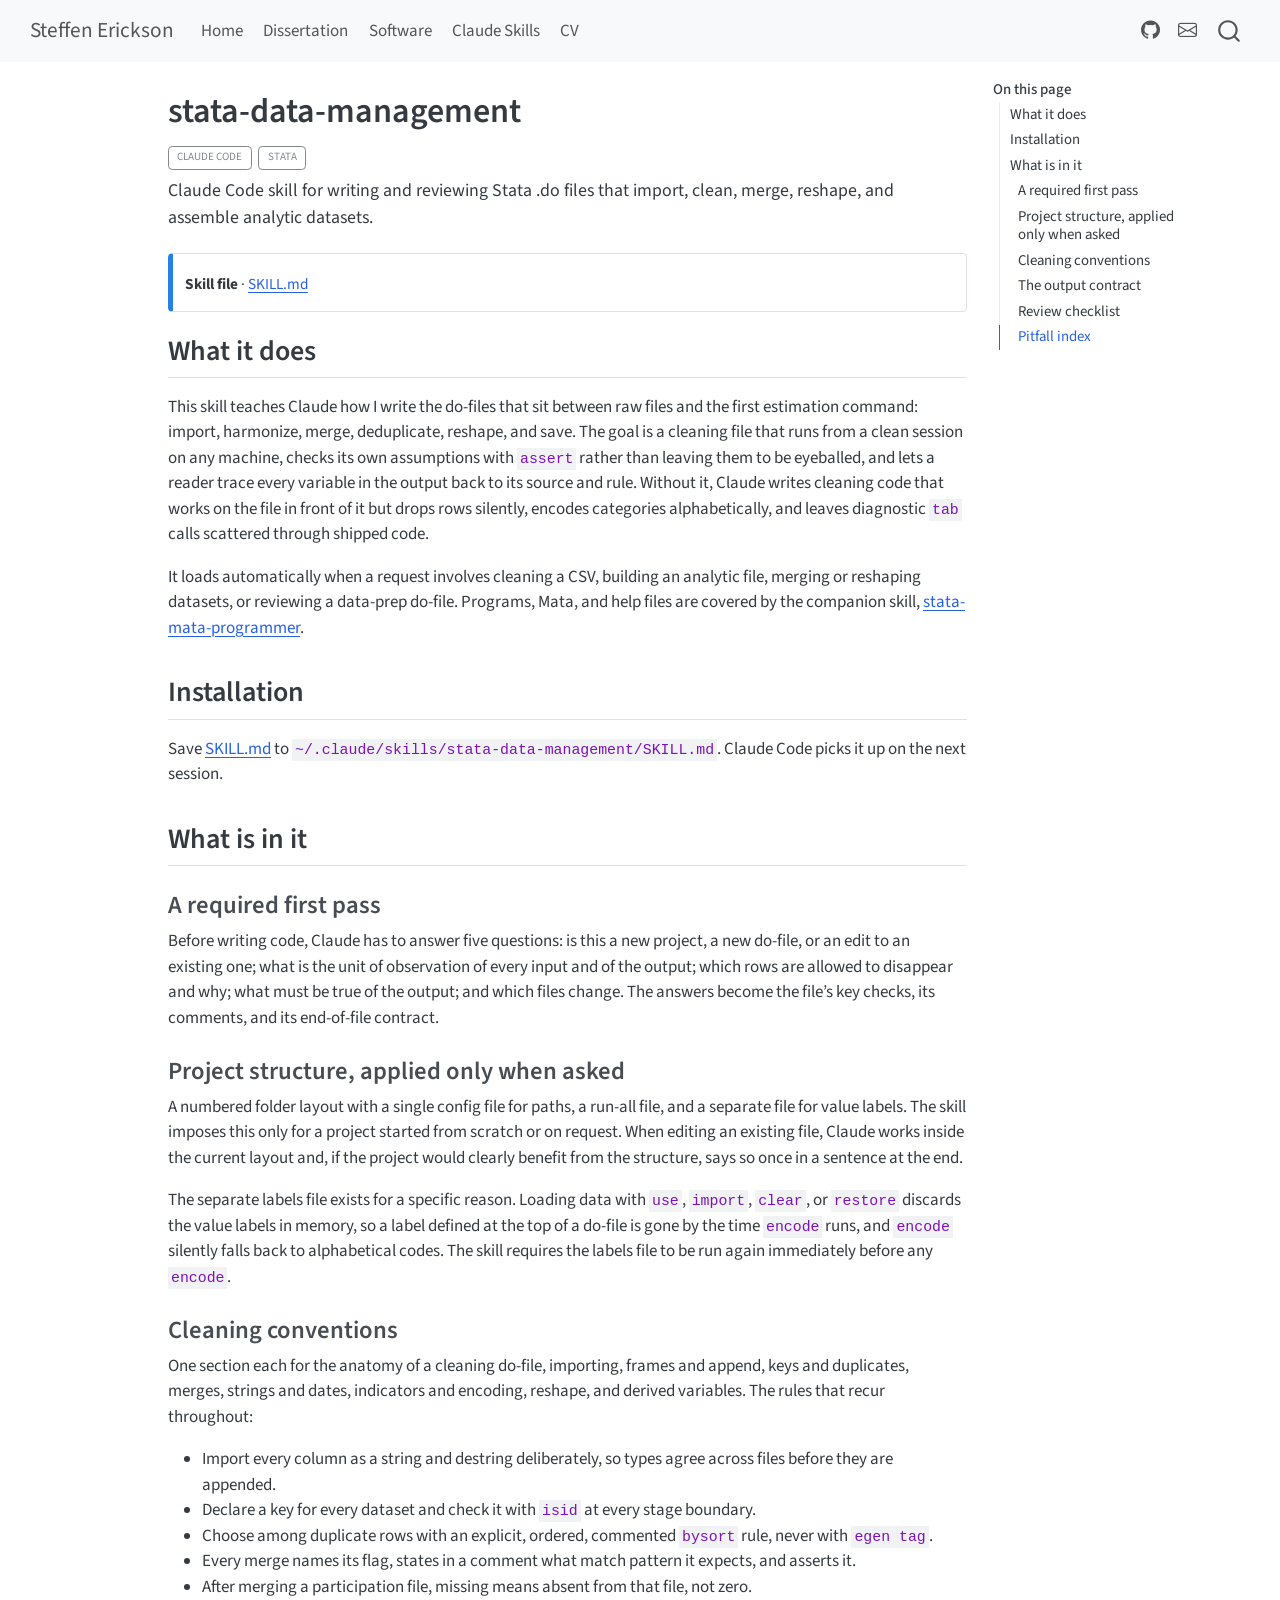
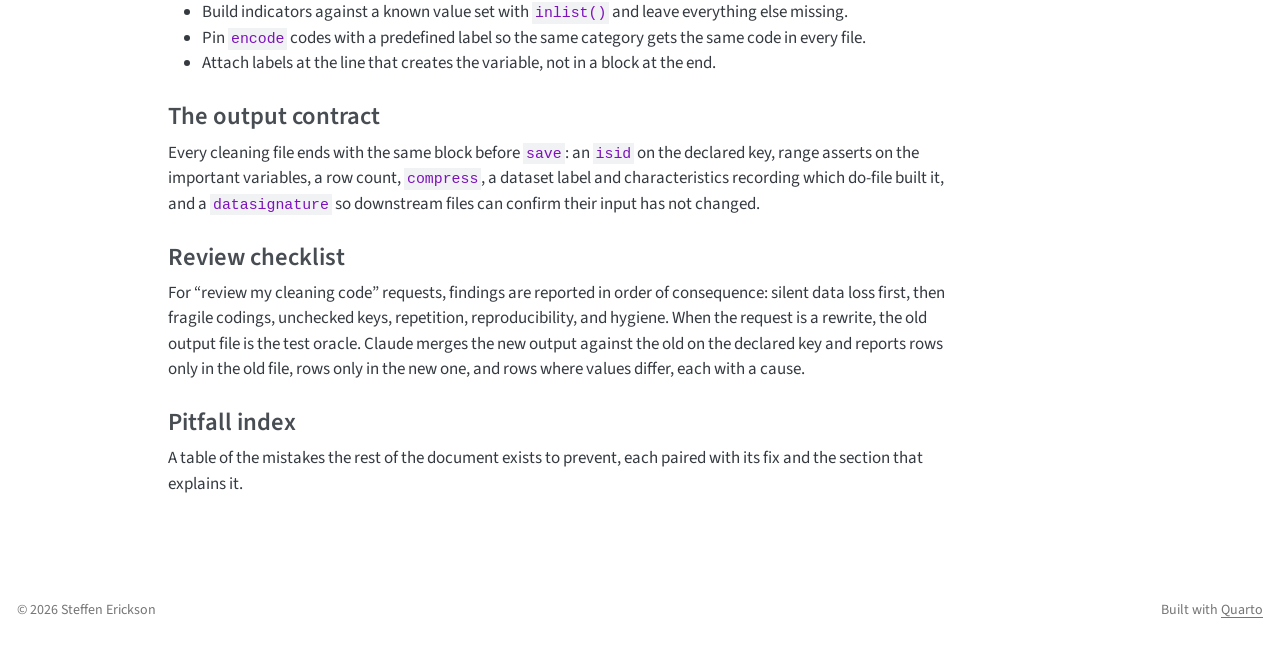
<file: skills/stata-data-management/index.html>
<!DOCTYPE html>
<html xmlns="http://www.w3.org/1999/xhtml" lang="en" xml:lang="en"><head>

<meta charset="utf-8">
<meta name="generator" content="quarto-1.11.9">

<meta name="viewport" content="width=device-width, initial-scale=1.0, user-scalable=yes">

<meta name="description" content="Claude Code skill for writing and reviewing Stata .do files that import, clean, merge, reshape, and assemble analytic datasets.">

<title>stata-data-management – Steffen Erickson</title>
<style>
/* Default styles provided by pandoc.
** See https://pandoc.org/MANUAL.html#variables-for-html for config info.
*/
span.smallcaps{font-variant: small-caps;}
div.columns{display: flex; gap: 1.5em;}
div.column{flex: auto;}
@media screen {
div.columns{gap: min(4vw, 1.5em);}
div.column{overflow-x: auto;}
}
div.hanging-indent{margin-left: 1.5em; text-indent: -1.5em;}
ul.task-list{list-style: none;}
ul.task-list li input[type="checkbox"] {
  width: 0.8em;
  margin: 0 0.8em 0.2em -1em; /* quarto-specific, see https://github.com/quarto-dev/quarto-cli/issues/4556 */ 
  vertical-align: middle;
}
</style>


<script src="../../site_libs/quarto-nav/quarto-nav.js"></script>
<script src="../../site_libs/quarto-nav/headroom.min.js"></script>
<script src="../../site_libs/clipboard/clipboard.min.js"></script>
<script src="../../site_libs/quarto-search/autocomplete.umd.js"></script>
<script src="../../site_libs/quarto-search/fuse.min.js"></script>
<script src="../../site_libs/quarto-search/quarto-search.js"></script>
<meta name="quarto:offset" content="../../">
<script src="../../site_libs/quarto-html/quarto.js" type="module"></script>
<script src="../../site_libs/quarto-html/tabsets/tabsets.js" type="module"></script>
<script src="../../site_libs/quarto-html/scrollable-regions/scrollable-regions.js" type="module"></script>
<script src="../../site_libs/quarto-html/popper.min.js"></script>
<script src="../../site_libs/quarto-html/tippy.umd.min.js"></script>
<script src="../../site_libs/quarto-html/anchor.min.js"></script>
<link href="../../site_libs/quarto-html/tippy.css" rel="stylesheet">
<link href="../../site_libs/quarto-html/quarto-syntax-highlighting-63b5708e65d6cd79cd7618c58d0c21e7.css" rel="stylesheet" id="quarto-text-highlighting-styles">
<script src="../../site_libs/bootstrap/bootstrap.min.js"></script>
<link href="../../site_libs/bootstrap/bootstrap-icons.css" rel="stylesheet">
<link href="../../site_libs/bootstrap/bootstrap-04515a8f720fd351a221d4d6ff94f37b.min.css" rel="stylesheet" append-hash="true" id="quarto-bootstrap" data-mode="light">
<script id="quarto-search-options" type="application/json">{
  "location": "navbar",
  "copy-button": false,
  "collapse-after": 3,
  "panel-placement": "end",
  "type": "overlay",
  "limit": 50,
  "keyboard-shortcut": [
    "f",
    "/",
    "s"
  ],
  "show-item-context": false,
  "language": {
    "search-no-results-text": "No results",
    "search-matching-documents-text": "matching documents",
    "search-copy-link-title": "Copy link to search",
    "search-hide-matches-text": "Hide additional matches",
    "search-more-match-text": "more match in this document",
    "search-more-matches-text": "more matches in this document",
    "search-clear-button-title": "Clear",
    "search-text-placeholder": "",
    "search-detached-cancel-button-title": "Cancel",
    "search-submit-button-title": "Submit",
    "search-label": "Search"
  }
}</script>


<link rel="stylesheet" href="../../styles.css">
</head>

<body class="nav-fixed quarto-light"><a id="quarto-skip-link" class="visually-hidden-focusable" href="#quarto-document-content">Skip to main content</a>

<div id="quarto-search-results"></div>
  <header id="quarto-header" class="headroom fixed-top">
    <nav class="navbar navbar-expand-lg " data-bs-theme="dark" aria-label="Site">
      <div class="navbar-container container-fluid">
      <div class="navbar-brand-container mx-auto">
    <a class="navbar-brand" href="../../index.html">
    <span class="navbar-title">Steffen Erickson</span>
    </a>
  </div>
          <button class="navbar-toggler" type="button" data-bs-toggle="collapse" data-bs-target="#navbarCollapse" aria-controls="navbarCollapse" aria-expanded="false" aria-label="Toggle navigation" onclick="if (window.quartoToggleHeadroom) { window.quartoToggleHeadroom(); }">
  <span class="navbar-toggler-icon"></span>
</button>
          <div class="collapse navbar-collapse" id="navbarCollapse">
            <ul class="navbar-nav navbar-nav-scroll me-auto">
  <li class="nav-item">
    <a class="nav-link" href="../../index.html"> 
<span class="menu-text">Home</span></a>
  </li>  
  <li class="nav-item">
    <a class="nav-link" href="../../chapters/index.html"> 
<span class="menu-text">Dissertation</span></a>
  </li>  
  <li class="nav-item">
    <a class="nav-link" href="../../software/index.html"> 
<span class="menu-text">Software</span></a>
  </li>  
  <li class="nav-item">
    <a class="nav-link" href="../../skills/index.html"> 
<span class="menu-text">Claude Skills</span></a>
  </li>  
  <li class="nav-item">
    <a class="nav-link" href="../../cv.html"> 
<span class="menu-text">CV</span></a>
  </li>  
</ul>
            <ul class="navbar-nav navbar-nav-scroll ms-auto">
  <li class="nav-item compact">
    <a class="nav-link" href="https://github.com/steffenerickson"> <i class="bi bi-github" role="img">
</i> 
<span class="menu-text"></span></a>
  </li>  
  <li class="nav-item compact">
    <a class="nav-link" href="mailto:cns8vg@virginia.edu"> <i class="bi bi-envelope" role="img">
</i> 
<span class="menu-text"></span></a>
  </li>  
</ul>
          </div> <!-- /navcollapse -->
            <div class="quarto-navbar-tools">
</div>
            <div id="quarto-search" class="" title="Search"></div>
      </div> <!-- /container-fluid -->
    </nav>
</header>
<!-- content -->
<div id="quarto-content" class="quarto-container page-columns page-rows-contents page-layout-article page-navbar">
<!-- sidebar -->
<!-- margin-sidebar -->
    <div id="quarto-margin-sidebar" class="sidebar margin-sidebar">
        <nav id="TOC" role="doc-toc" aria-labelledby="toc-title" class="toc-active">
    <h2 id="toc-title">On this page</h2>
   
  <ul>
  <li><a href="#what-it-does" id="toc-what-it-does" class="nav-link active" data-scroll-target="#what-it-does">What it does</a></li>
  <li><a href="#installation" id="toc-installation" class="nav-link" data-scroll-target="#installation">Installation</a></li>
  <li><a href="#what-is-in-it" id="toc-what-is-in-it" class="nav-link" data-scroll-target="#what-is-in-it">What is in it</a>
  <ul class="collapse">
  <li><a href="#a-required-first-pass" id="toc-a-required-first-pass" class="nav-link" data-scroll-target="#a-required-first-pass">A required first pass</a></li>
  <li><a href="#project-structure-applied-only-when-asked" id="toc-project-structure-applied-only-when-asked" class="nav-link" data-scroll-target="#project-structure-applied-only-when-asked">Project structure, applied only when asked</a></li>
  <li><a href="#cleaning-conventions" id="toc-cleaning-conventions" class="nav-link" data-scroll-target="#cleaning-conventions">Cleaning conventions</a></li>
  <li><a href="#the-output-contract" id="toc-the-output-contract" class="nav-link" data-scroll-target="#the-output-contract">The output contract</a></li>
  <li><a href="#review-checklist" id="toc-review-checklist" class="nav-link" data-scroll-target="#review-checklist">Review checklist</a></li>
  <li><a href="#pitfall-index" id="toc-pitfall-index" class="nav-link" data-scroll-target="#pitfall-index">Pitfall index</a></li>
  </ul></li>
  </ul>
</nav>
    </div>
<!-- main -->
<main class="content" id="quarto-document-content" tabindex="-1">

<header id="title-block-header" class="quarto-title-block default">
<div class="quarto-title">
<h1 class="title">stata-data-management</h1>
  <div class="quarto-categories">
    <div class="quarto-category">Claude Code</div>
    <div class="quarto-category">Stata</div>
  </div>
  </div>

<div>
  <div class="description">
    Claude Code skill for writing and reviewing Stata .do files that import, clean, merge, reshape, and assemble analytic datasets.
  </div>
</div>


<div class="quarto-title-meta">

    
  
    
  </div>
  


</header>


<div class="callout callout-style-simple callout-note no-icon">
<div class="callout-body d-flex">
<div class="callout-icon-container">
<i class="callout-icon no-icon"></i>
</div>
<div class="callout-body-container">
<p><strong>Skill file</strong> · <a href="SKILL.md">SKILL.md</a></p>
</div>
</div>
</div>
<section id="what-it-does" class="level2">
<h2 class="anchored" data-anchor-id="what-it-does">What it does</h2>
<p>This skill teaches Claude how I write the do-files that sit between raw files and the first estimation command: import, harmonize, merge, deduplicate, reshape, and save. The goal is a cleaning file that runs from a clean session on any machine, checks its own assumptions with <code>assert</code> rather than leaving them to be eyeballed, and lets a reader trace every variable in the output back to its source and rule. Without it, Claude writes cleaning code that works on the file in front of it but drops rows silently, encodes categories alphabetically, and leaves diagnostic <code>tab</code> calls scattered through shipped code.</p>
<p>It loads automatically when a request involves cleaning a CSV, building an analytic file, merging or reshaping datasets, or reviewing a data-prep do-file. Programs, Mata, and help files are covered by the companion skill, <a href="../stata-mata-programmer/">stata-mata-programmer</a>.</p>
</section>
<section id="installation" class="level2">
<h2 class="anchored" data-anchor-id="installation">Installation</h2>
<p>Save <a href="SKILL.md">SKILL.md</a> to <code>~/.claude/skills/stata-data-management/SKILL.md</code>. Claude Code picks it up on the next session.</p>
</section>
<section id="what-is-in-it" class="level2">
<h2 class="anchored" data-anchor-id="what-is-in-it">What is in it</h2>
<section id="a-required-first-pass" class="level3">
<h3 class="anchored" data-anchor-id="a-required-first-pass">A required first pass</h3>
<p>Before writing code, Claude has to answer five questions: is this a new project, a new do-file, or an edit to an existing one; what is the unit of observation of every input and of the output; which rows are allowed to disappear and why; what must be true of the output; and which files change. The answers become the file’s key checks, its comments, and its end-of-file contract.</p>
</section>
<section id="project-structure-applied-only-when-asked" class="level3">
<h3 class="anchored" data-anchor-id="project-structure-applied-only-when-asked">Project structure, applied only when asked</h3>
<p>A numbered folder layout with a single config file for paths, a run-all file, and a separate file for value labels. The skill imposes this only for a project started from scratch or on request. When editing an existing file, Claude works inside the current layout and, if the project would clearly benefit from the structure, says so once in a sentence at the end.</p>
<p>The separate labels file exists for a specific reason. Loading data with <code>use</code>, <code>import</code>, <code>clear</code>, or <code>restore</code> discards the value labels in memory, so a label defined at the top of a do-file is gone by the time <code>encode</code> runs, and <code>encode</code> silently falls back to alphabetical codes. The skill requires the labels file to be run again immediately before any <code>encode</code>.</p>
</section>
<section id="cleaning-conventions" class="level3">
<h3 class="anchored" data-anchor-id="cleaning-conventions">Cleaning conventions</h3>
<p>One section each for the anatomy of a cleaning do-file, importing, frames and append, keys and duplicates, merges, strings and dates, indicators and encoding, reshape, and derived variables. The rules that recur throughout:</p>
<ul>
<li>Import every column as a string and destring deliberately, so types agree across files before they are appended.</li>
<li>Declare a key for every dataset and check it with <code>isid</code> at every stage boundary.</li>
<li>Choose among duplicate rows with an explicit, ordered, commented <code>bysort</code> rule, never with <code>egen tag</code>.</li>
<li>Every merge names its flag, states in a comment what match pattern it expects, and asserts it.</li>
<li>After merging a participation file, missing means absent from that file, not zero.</li>
<li>Build indicators against a known value set with <code>inlist()</code> and leave everything else missing.</li>
<li>Pin <code>encode</code> codes with a predefined label so the same category gets the same code in every file.</li>
<li>Attach labels at the line that creates the variable, not in a block at the end.</li>
</ul>
</section>
<section id="the-output-contract" class="level3">
<h3 class="anchored" data-anchor-id="the-output-contract">The output contract</h3>
<p>Every cleaning file ends with the same block before <code>save</code>: an <code>isid</code> on the declared key, range asserts on the important variables, a row count, <code>compress</code>, a dataset label and characteristics recording which do-file built it, and a <code>datasignature</code> so downstream files can confirm their input has not changed.</p>
</section>
<section id="review-checklist" class="level3">
<h3 class="anchored" data-anchor-id="review-checklist">Review checklist</h3>
<p>For “review my cleaning code” requests, findings are reported in order of consequence: silent data loss first, then fragile codings, unchecked keys, repetition, reproducibility, and hygiene. When the request is a rewrite, the old output file is the test oracle. Claude merges the new output against the old on the declared key and reports rows only in the old file, rows only in the new one, and rows where values differ, each with a cause.</p>
</section>
<section id="pitfall-index" class="level3">
<h3 class="anchored" data-anchor-id="pitfall-index">Pitfall index</h3>
<p>A table of the mistakes the rest of the document exists to prevent, each paired with its fix and the section that explains it.</p>


</section>
</section>

</main> <!-- /main -->
<script id="quarto-html-after-body" type="application/javascript">
  window.document.addEventListener("DOMContentLoaded", function (event) {
    const icon = "";
    const anchorJS = new window.AnchorJS();
    anchorJS.options = {
      placement: 'right',
      icon: icon
    };
    anchorJS.add('.anchored');
    const isCodeAnnotation = (el) => {
      for (const clz of el.classList) {
        if (clz.startsWith('code-annotation-')) {                     
          return true;
        }
      }
      return false;
    }
    const onCopySuccess = function(e) {
      // button target
      const button = e.trigger;
      // don't keep focus
      button.blur();
      // flash "checked"
      button.classList.add('code-copy-button-checked');
      var currentTitle = button.getAttribute("title");
      button.setAttribute("title", "Copied!");
      let tooltip;
      if (window.bootstrap) {
        button.setAttribute("data-bs-toggle", "tooltip");
        button.setAttribute("data-bs-placement", "left");
        button.setAttribute("data-bs-title", "Copied!");
        tooltip = new bootstrap.Tooltip(button, 
          { trigger: "manual", 
            customClass: "code-copy-button-tooltip",
            offset: [0, -8]});
        tooltip.show();    
      }
      setTimeout(function() {
        if (tooltip) {
          tooltip.hide();
          button.removeAttribute("data-bs-title");
          button.removeAttribute("data-bs-toggle");
          button.removeAttribute("data-bs-placement");
        }
        button.setAttribute("title", currentTitle);
        button.classList.remove('code-copy-button-checked');
      }, 1000);
      // clear code selection
      e.clearSelection();
    }
    const getTextToCopy = function(trigger) {
      const outerScaffold = trigger.parentElement.cloneNode(true);
      const codeEl = outerScaffold.querySelector('code');
      for (const childEl of codeEl.children) {
        if (isCodeAnnotation(childEl)) {
          childEl.remove();
        }
      }
      return codeEl.innerText;
    }
    const clipboard = new window.ClipboardJS('.code-copy-button:not([data-in-quarto-modal])', {
      text: getTextToCopy
    });
    clipboard.on('success', onCopySuccess);
    if (window.document.getElementById('quarto-embedded-source-code-modal')) {
      const clipboardModal = new window.ClipboardJS('.code-copy-button[data-in-quarto-modal]', {
        text: getTextToCopy,
        container: window.document.getElementById('quarto-embedded-source-code-modal')
      });
      clipboardModal.on('success', onCopySuccess);
    }
      var localhostRegex = new RegExp(/^(?:http|https):\/\/localhost\:?[0-9]*\//);
      var mailtoRegex = new RegExp(/^mailto:/);
        var filterRegex = new RegExp("https:\/\/steffenerickson\.github\.io");
      var isInternal = (href) => {
          return filterRegex.test(href) || localhostRegex.test(href) || mailtoRegex.test(href);
      }
      // Inspect non-navigation links and adorn them if external
      window.quartoDecorateExternalLinks = function (root) {
     var links = (root || window.document).querySelectorAll('a[href]:not(.nav-link):not(.navbar-brand):not(.toc-action):not(.sidebar-link):not(.sidebar-item-toggle):not(.pagination-link):not(.no-external):not([aria-hidden]):not(.dropdown-item):not(.quarto-navigation-tool):not(.about-link)');
      for (var i=0; i<links.length; i++) {
        const link = links[i];
        if (!isInternal(link.href)) {
          // undo the damage that might have been done by quarto-nav.js in the case of
          // links that we want to consider external
          if (link.dataset.originalHref !== undefined) {
            link.href = link.dataset.originalHref;
          }
          if (!link.classList.contains('no-external-icon')) {
          }
        }
      }
      };
      window.quartoDecorateExternalLinks(window.document);
    // Esc closes the popup (WCAG 1.4.13) and focus leaving both trigger and
    // popup closes it (WCAG 2.4.11); tippy handles neither for interactive popups.
    const hideOnEscAndFocusOut = {
      name: 'hideOnEscAndFocusOut',
      defaultValue: true,
      fn(instance) {
        const dismiss = () => {
          // A show scheduled by the trigger delay would otherwise reopen it
          instance.clearDelayTimeouts();
          instance.hide();
        };
        const onKeyDown = (event) => {
          if (event.key !== 'Escape') {
            return;
          }
          // Keep Esc from also reaching page handlers (e.g. reveal.js overview),
          // except an open reveal.js slide menu, which Esc should close too.
          // The menu handles keys only when its keyboard option is on.
          const menuHandlesEsc = window.Reveal?.getPlugin?.('menu')?.isOpen() &&
            window.Reveal.getConfig().menu?.keyboard !== false;
          if (!menuHandlesEsc) {
            event.stopPropagation();
          }
          if (instance.popper.contains(window.document.activeElement)) {
            // Disabled while refocusing so the focus trigger does not reopen it
            instance.disable();
            instance.reference.focus();
            instance.enable();
          }
          dismiss();
        };
        const onFocusOut = (event) => {
          const target = event.relatedTarget;
          if (target && !instance.reference.contains(target) &&
              !instance.popper.contains(target)) {
            dismiss();
          }
        };
        // On the trigger too: a click trigger (code-annotations: select) has no
        // blur handling. Attached for the instance's lifetime so leaving the
        // trigger also cancels a show still pending on the trigger delay.
        instance.reference.addEventListener('focusout', onFocusOut);
        return {
          onShow() {
            window.document.addEventListener('keydown', onKeyDown, true);
            instance.popper.addEventListener('focusout', onFocusOut);
          },
          onHide() {
            window.document.removeEventListener('keydown', onKeyDown, true);
            instance.popper.removeEventListener('focusout', onFocusOut);
          },
          onDestroy() {
            instance.reference.removeEventListener('focusout', onFocusOut);
          },
        };
      },
    };
    function tippyHover(el, contentFn, onTriggerFn, onUntriggerFn) {
      const config = {
        allowHTML: true,
        maxWidth: 500,
        delay: 100,
        arrow: false,
        appendTo: function(el) {
            return el.parentElement;
        },
        interactive: true,
        interactiveBorder: 10,
        theme: 'quarto',
        placement: 'bottom-start',
        plugins: [hideOnEscAndFocusOut],
      };
      if (contentFn) {
        config.content = contentFn;
      }
      if (onTriggerFn) {
        config.onTrigger = onTriggerFn;
      }
      if (onUntriggerFn) {
        config.onUntrigger = onUntriggerFn;
      }
      window.tippy(el, config); 
    }
    const noterefs = window.document.querySelectorAll('a[role="doc-noteref"]');
    for (var i=0; i<noterefs.length; i++) {
      const ref = noterefs[i];
      tippyHover(ref, function() {
        // use id or data attribute instead here
        let href = ref.getAttribute('data-footnote-href') || ref.getAttribute('href');
        try { href = new URL(href).hash; } catch {}
        const id = href.replace(/^#\/?/, "");
        const note = window.document.getElementById(id);
        if (note) {
          return note.innerHTML;
        } else {
          return "";
        }
      });
    }
    const xrefs = window.document.querySelectorAll('a.quarto-xref');
    const processXRef = (id, note) => {
      // Strip column container classes
      const stripColumnClz = (el) => {
        el.classList.remove("page-full", "page-columns");
        if (el.children) {
          for (const child of el.children) {
            stripColumnClz(child);
          }
        }
      }
      stripColumnClz(note)
      if (id === null || id.startsWith('sec-')) {
        // Special case sections, only their first couple elements
        const container = document.createElement("div");
        if (note.children && note.children.length > 2) {
          container.appendChild(note.children[0].cloneNode(true));
          for (let i = 1; i < note.children.length; i++) {
            const child = note.children[i];
            if (child.tagName === "P" && child.innerText === "") {
              continue;
            } else {
              container.appendChild(child.cloneNode(true));
              break;
            }
          }
          if (window.Quarto?.typesetMath) {
            window.Quarto.typesetMath(container);
          }
          return container.innerHTML
        } else {
          if (window.Quarto?.typesetMath) {
            window.Quarto.typesetMath(note);
          }
          return note.innerHTML;
        }
      } else {
        // Remove any anchor links if they are present
        const anchorLink = note.querySelector('a.anchorjs-link');
        if (anchorLink) {
          anchorLink.remove();
        }
        if (window.Quarto?.typesetMath) {
          window.Quarto.typesetMath(note);
        }
        if (note.classList.contains("callout")) {
          return note.outerHTML;
        } else {
          return note.innerHTML;
        }
      }
    }
    for (var i=0; i<xrefs.length; i++) {
      const xref = xrefs[i];
      tippyHover(xref, undefined, function(instance) {
        instance.disable();
        let url = xref.getAttribute('href');
        let hash = undefined; 
        if (url.startsWith('#')) {
          hash = url;
        } else {
          try { hash = new URL(url).hash; } catch {}
        }
        if (hash) {
          const id = hash.replace(/^#\/?/, "");
          const note = window.document.getElementById(id);
          if (note !== null) {
            try {
              const html = processXRef(id, note.cloneNode(true));
              instance.setContent(html);
            } finally {
              instance.enable();
              instance.show();
            }
          } else {
            // See if we can fetch this
            fetch(url.split('#')[0])
            .then(res => res.text())
            .then(html => {
              const parser = new DOMParser();
              const htmlDoc = parser.parseFromString(html, "text/html");
              const note = htmlDoc.getElementById(id);
              if (note !== null) {
                const html = processXRef(id, note);
                instance.setContent(html);
              } 
            }).finally(() => {
              instance.enable();
              instance.show();
            });
          }
        } else {
          // See if we can fetch a full url (with no hash to target)
          // This is a special case and we should probably do some content thinning / targeting
          fetch(url)
          .then(res => res.text())
          .then(html => {
            const parser = new DOMParser();
            const htmlDoc = parser.parseFromString(html, "text/html");
            const note = htmlDoc.querySelector('main.content');
            if (note !== null) {
              // This should only happen for chapter cross references
              // (since there is no id in the URL)
              // remove the first header
              if (note.children.length > 0 && note.children[0].tagName === "HEADER") {
                note.children[0].remove();
              }
              const html = processXRef(null, note);
              instance.setContent(html);
            } 
          }).finally(() => {
            instance.enable();
            instance.show();
          });
        }
      }, function(instance) {
      });
    }
        let selectedAnnoteEl;
        const selectorForAnnotation = ( cell, annotation) => {
          let cellAttr = 'data-code-cell="' + cell + '"';
          let lineAttr = 'data-code-annotation="' +  annotation + '"';
          const selector = 'span[' + cellAttr + '][' + lineAttr + ']';
          return selector;
        }
        const selectCodeLines = (annoteEl) => {
          const doc = window.document;
          const targetCell = annoteEl.getAttribute("data-target-cell");
          const targetAnnotation = annoteEl.getAttribute("data-target-annotation");
          const annoteSpan = window.document.querySelector(selectorForAnnotation(targetCell, targetAnnotation));
          const lines = annoteSpan.getAttribute("data-code-lines").split(",");
          const lineIds = lines.map((line) => {
            return targetCell + "-" + line;
          })
          // Each band is positioned against its own containing block, which is
          // not the offsetParent of the lines, so place it from client rects.
          const placeBand = (band, firstEl, lastEl, codeBlock) => {
            const container = band.offsetParent;
            if (container === null) {
              return;
            }
            const containerRect = container.getBoundingClientRect();
            // Reveal.js scales slides with a transform, so convert client
            // pixels back to the CSS pixels of the container.
            const scale = containerRect.height / container.offsetHeight || 1;
            const firstRect = firstEl.getBoundingClientRect();
            const lastRect = lastEl.getBoundingClientRect();
            const top = (firstRect.top - containerRect.top) / scale - container.clientTop + container.scrollTop;
            const height = (lastRect.bottom - firstRect.top) / scale;
            band.style.top = top - 2 + "px";
            band.style.height = height + 4 + "px";
            if (codeBlock) {
              // Without the copy button wrapper, the containing block is wider
              // than the code block, so span the code block explicitly.
              const blockRect = codeBlock.getBoundingClientRect();
              band.style.left = (blockRect.left - containerRect.left) / scale - container.clientLeft + container.scrollLeft + "px";
              band.style.width = blockRect.width / scale + "px";
            }
          };
          if (lineIds.length > 0) {
            const el = window.document.getElementById(lineIds[0]);
            const lastEl = window.document.getElementById(lineIds[lineIds.length - 1]);
            const parent = el.parentElement.parentElement;
            // cook up a div (if necessary) and position it
            let div = window.document.getElementById("code-annotation-line-highlight");
            if (div === null) {
              div = window.document.createElement("div");
              div.setAttribute("id", "code-annotation-line-highlight");
              div.style.position = 'absolute';
              parent.appendChild(div);
            }
            placeBand(div, el, lastEl, parent.closest("div.sourceCode") || parent);
            let gutterDiv = window.document.getElementById("code-annotation-line-highlight-gutter");
            if (gutterDiv === null) {
              gutterDiv = window.document.createElement("div");
              gutterDiv.setAttribute("id", "code-annotation-line-highlight-gutter");
              gutterDiv.style.position = 'absolute';
              const codeCell = window.document.getElementById(targetCell);
              const gutter = codeCell.querySelector('.code-annotation-gutter');
              gutter.appendChild(gutterDiv);
            }
            placeBand(gutterDiv, el, lastEl);
            selectedAnnoteEl = annoteEl;
          }
        };
        const unselectCodeLines = () => {
          const elementsIds = ["code-annotation-line-highlight", "code-annotation-line-highlight-gutter"];
          elementsIds.forEach((elId) => {
            const div = window.document.getElementById(elId);
            if (div) {
              div.remove();
            }
          });
          selectedAnnoteEl = undefined;
        };
          // Handle positioning of the toggle
      window.addEventListener(
        "resize",
        throttle(() => {
          elRect = undefined;
          if (selectedAnnoteEl) {
            selectCodeLines(selectedAnnoteEl);
          }
        }, 10)
      );
      function throttle(fn, ms) {
      let throttle = false;
      let timer;
        return (...args) => {
          if(!throttle) { // first call gets through
              fn.apply(this, args);
              throttle = true;
          } else { // all the others get throttled
              if(timer) clearTimeout(timer); // cancel #2
              timer = setTimeout(() => {
                fn.apply(this, args);
                timer = throttle = false;
              }, ms);
          }
        };
      }
        // Attach click handler to the DT
        const annoteDls = window.document.querySelectorAll('dt[data-target-cell]');
        for (const annoteDlNode of annoteDls) {
          annoteDlNode.addEventListener('click', (event) => {
            const clickedEl = event.target;
            if (clickedEl !== selectedAnnoteEl) {
              unselectCodeLines();
              const activeEl = window.document.querySelector('dt[data-target-cell].code-annotation-active');
              if (activeEl) {
                activeEl.classList.remove('code-annotation-active');
              }
              selectCodeLines(clickedEl);
              clickedEl.classList.add('code-annotation-active');
            } else {
              // Unselect the line
              unselectCodeLines();
              clickedEl.classList.remove('code-annotation-active');
            }
          });
        }
    const findCites = (el) => {
      const parentEl = el.parentElement;
      if (parentEl) {
        const cites = parentEl.dataset.cites;
        if (cites) {
          return {
            el,
            cites: cites.split(' ')
          };
        } else {
          return findCites(el.parentElement)
        }
      } else {
        return undefined;
      }
    };
    var bibliorefs = window.document.querySelectorAll('a[role="doc-biblioref"]');
    for (var i=0; i<bibliorefs.length; i++) {
      const ref = bibliorefs[i];
      const citeInfo = findCites(ref);
      if (citeInfo) {
        tippyHover(citeInfo.el, function() {
          var popup = window.document.createElement('div');
          citeInfo.cites.forEach(function(cite) {
            var citeDiv = window.document.createElement('div');
            citeDiv.classList.add('hanging-indent');
            citeDiv.classList.add('csl-entry');
            var biblioDiv = window.document.getElementById('ref-' + cite);
            if (biblioDiv) {
              citeDiv.innerHTML = biblioDiv.innerHTML;
            }
            popup.appendChild(citeDiv);
          });
          return popup.innerHTML;
        });
      }
    }
  });
  </script>
  <script type="application/javascript">
  window.quartoScrollableRegionsLabels = {"code":"Scrollable code","output":"Scrollable output"};
  </script>
</div> <!-- /content -->
<footer class="footer">
  <div class="nav-footer">
    <div class="nav-footer-left">
<p>© 2026 Steffen Erickson</p>
</div>   
    <div class="nav-footer-center">
      &nbsp;
    </div>
    <div class="nav-footer-right">
<p>Built with <a href="https://quarto.org">Quarto</a></p>
</div>
  </div>
</footer>




</body></html>
</file>
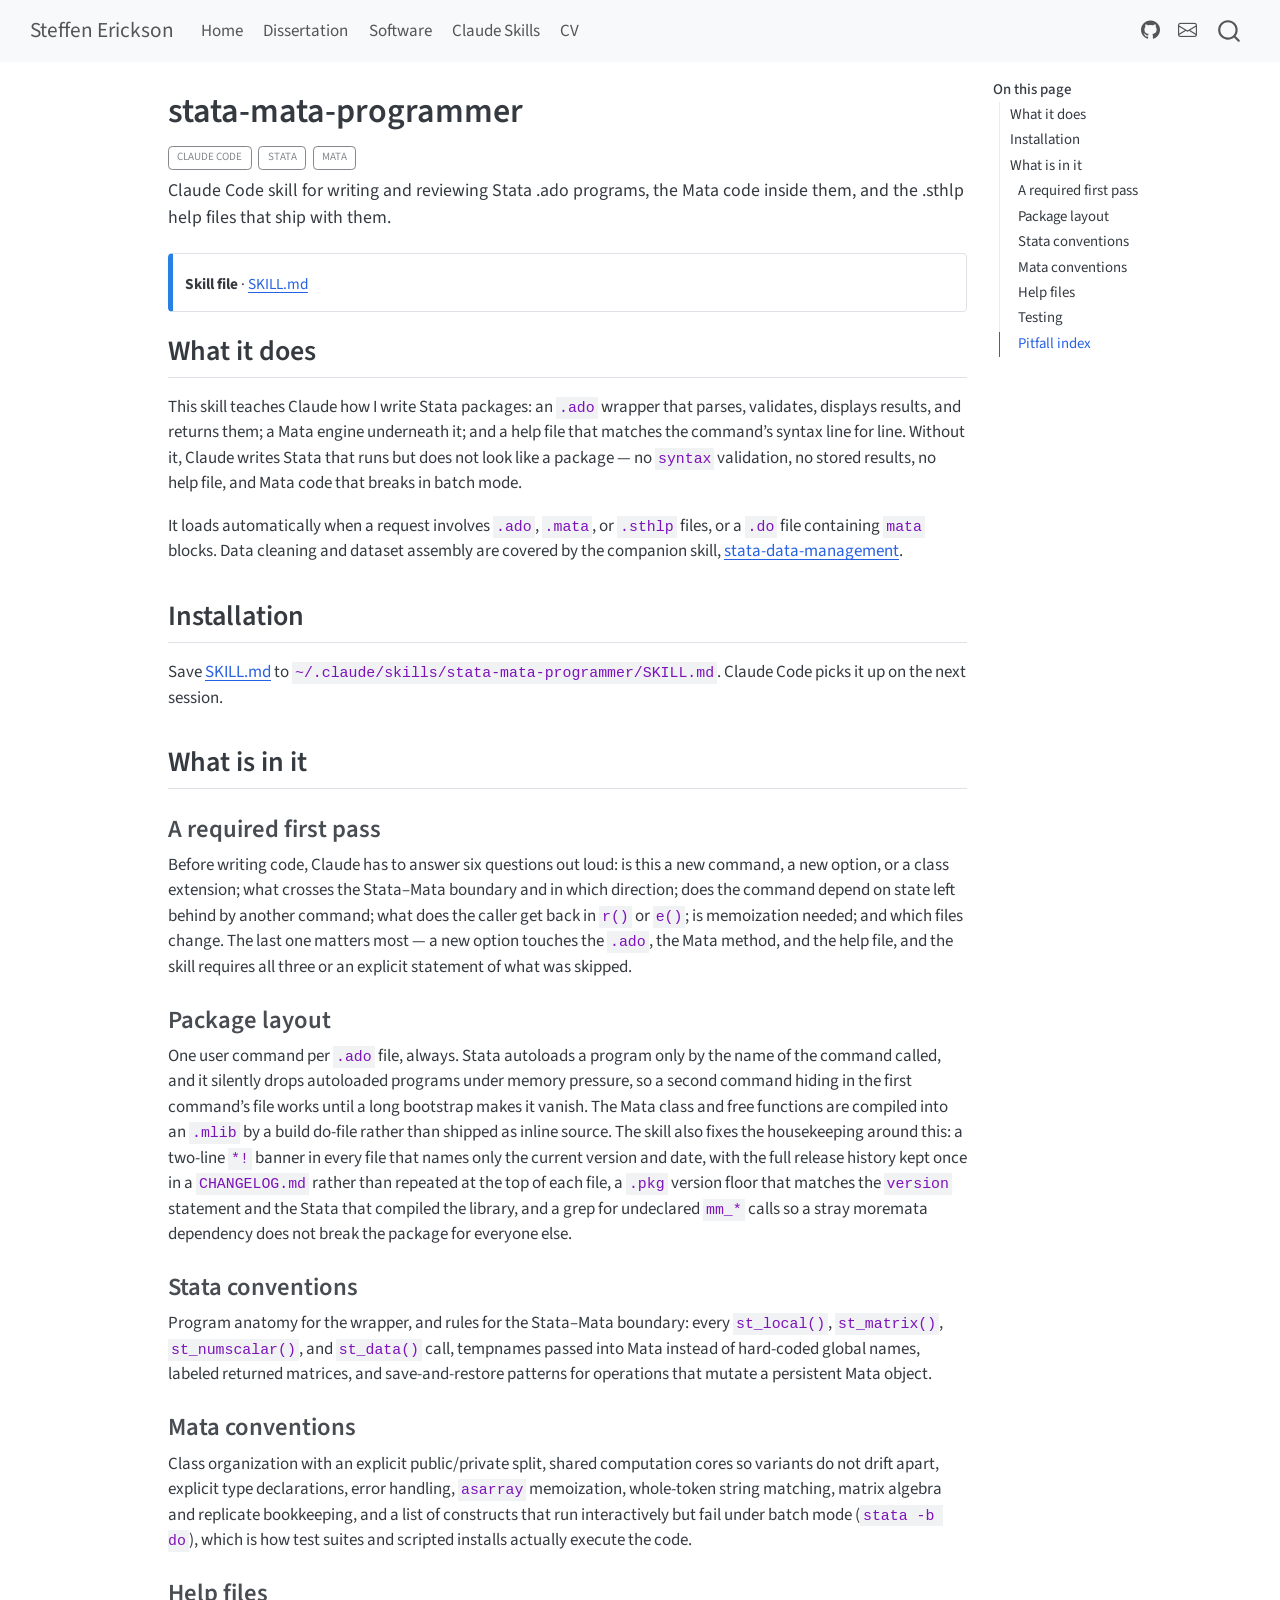
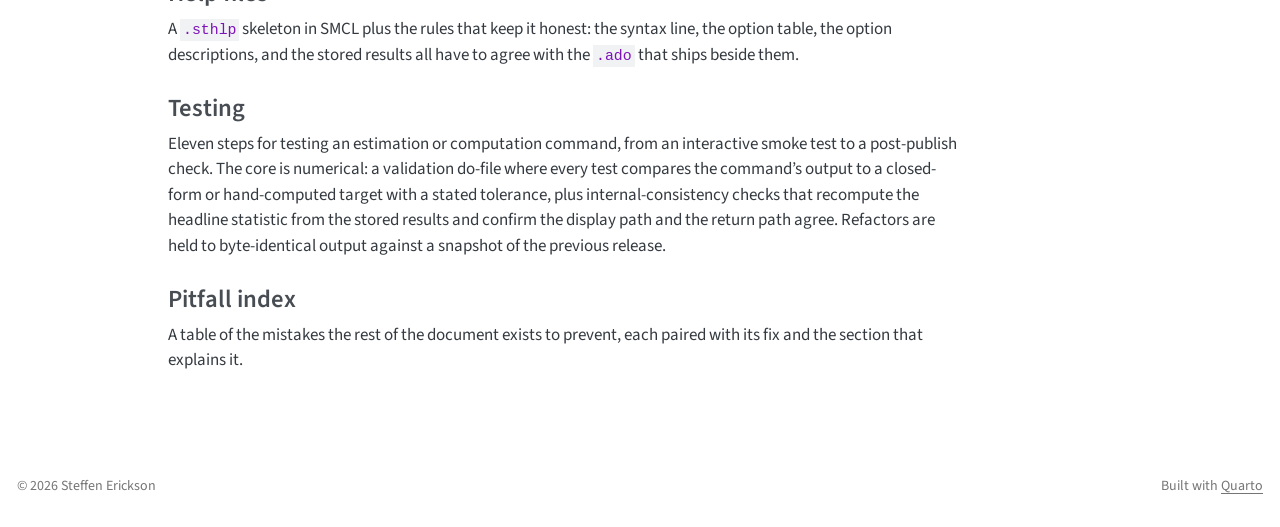
<file: skills/stata-mata-programmer/index.html>
<!DOCTYPE html>
<html xmlns="http://www.w3.org/1999/xhtml" lang="en" xml:lang="en"><head>

<meta charset="utf-8">
<meta name="generator" content="quarto-1.11.9">

<meta name="viewport" content="width=device-width, initial-scale=1.0, user-scalable=yes">

<meta name="description" content="Claude Code skill for writing and reviewing Stata .ado programs, the Mata code inside them, and the .sthlp help files that ship with them.">

<title>stata-mata-programmer – Steffen Erickson</title>
<style>
/* Default styles provided by pandoc.
** See https://pandoc.org/MANUAL.html#variables-for-html for config info.
*/
span.smallcaps{font-variant: small-caps;}
div.columns{display: flex; gap: 1.5em;}
div.column{flex: auto;}
@media screen {
div.columns{gap: min(4vw, 1.5em);}
div.column{overflow-x: auto;}
}
div.hanging-indent{margin-left: 1.5em; text-indent: -1.5em;}
ul.task-list{list-style: none;}
ul.task-list li input[type="checkbox"] {
  width: 0.8em;
  margin: 0 0.8em 0.2em -1em; /* quarto-specific, see https://github.com/quarto-dev/quarto-cli/issues/4556 */ 
  vertical-align: middle;
}
</style>


<script src="../../site_libs/quarto-nav/quarto-nav.js"></script>
<script src="../../site_libs/quarto-nav/headroom.min.js"></script>
<script src="../../site_libs/clipboard/clipboard.min.js"></script>
<script src="../../site_libs/quarto-search/autocomplete.umd.js"></script>
<script src="../../site_libs/quarto-search/fuse.min.js"></script>
<script src="../../site_libs/quarto-search/quarto-search.js"></script>
<meta name="quarto:offset" content="../../">
<script src="../../site_libs/quarto-html/quarto.js" type="module"></script>
<script src="../../site_libs/quarto-html/tabsets/tabsets.js" type="module"></script>
<script src="../../site_libs/quarto-html/scrollable-regions/scrollable-regions.js" type="module"></script>
<script src="../../site_libs/quarto-html/popper.min.js"></script>
<script src="../../site_libs/quarto-html/tippy.umd.min.js"></script>
<script src="../../site_libs/quarto-html/anchor.min.js"></script>
<link href="../../site_libs/quarto-html/tippy.css" rel="stylesheet">
<link href="../../site_libs/quarto-html/quarto-syntax-highlighting-63b5708e65d6cd79cd7618c58d0c21e7.css" rel="stylesheet" id="quarto-text-highlighting-styles">
<script src="../../site_libs/bootstrap/bootstrap.min.js"></script>
<link href="../../site_libs/bootstrap/bootstrap-icons.css" rel="stylesheet">
<link href="../../site_libs/bootstrap/bootstrap-04515a8f720fd351a221d4d6ff94f37b.min.css" rel="stylesheet" append-hash="true" id="quarto-bootstrap" data-mode="light">
<script id="quarto-search-options" type="application/json">{
  "location": "navbar",
  "copy-button": false,
  "collapse-after": 3,
  "panel-placement": "end",
  "type": "overlay",
  "limit": 50,
  "keyboard-shortcut": [
    "f",
    "/",
    "s"
  ],
  "show-item-context": false,
  "language": {
    "search-no-results-text": "No results",
    "search-matching-documents-text": "matching documents",
    "search-copy-link-title": "Copy link to search",
    "search-hide-matches-text": "Hide additional matches",
    "search-more-match-text": "more match in this document",
    "search-more-matches-text": "more matches in this document",
    "search-clear-button-title": "Clear",
    "search-text-placeholder": "",
    "search-detached-cancel-button-title": "Cancel",
    "search-submit-button-title": "Submit",
    "search-label": "Search"
  }
}</script>


<link rel="stylesheet" href="../../styles.css">
</head>

<body class="nav-fixed quarto-light"><a id="quarto-skip-link" class="visually-hidden-focusable" href="#quarto-document-content">Skip to main content</a>

<div id="quarto-search-results"></div>
  <header id="quarto-header" class="headroom fixed-top">
    <nav class="navbar navbar-expand-lg " data-bs-theme="dark" aria-label="Site">
      <div class="navbar-container container-fluid">
      <div class="navbar-brand-container mx-auto">
    <a class="navbar-brand" href="../../index.html">
    <span class="navbar-title">Steffen Erickson</span>
    </a>
  </div>
          <button class="navbar-toggler" type="button" data-bs-toggle="collapse" data-bs-target="#navbarCollapse" aria-controls="navbarCollapse" aria-expanded="false" aria-label="Toggle navigation" onclick="if (window.quartoToggleHeadroom) { window.quartoToggleHeadroom(); }">
  <span class="navbar-toggler-icon"></span>
</button>
          <div class="collapse navbar-collapse" id="navbarCollapse">
            <ul class="navbar-nav navbar-nav-scroll me-auto">
  <li class="nav-item">
    <a class="nav-link" href="../../index.html"> 
<span class="menu-text">Home</span></a>
  </li>  
  <li class="nav-item">
    <a class="nav-link" href="../../chapters/index.html"> 
<span class="menu-text">Dissertation</span></a>
  </li>  
  <li class="nav-item">
    <a class="nav-link" href="../../software/index.html"> 
<span class="menu-text">Software</span></a>
  </li>  
  <li class="nav-item">
    <a class="nav-link" href="../../skills/index.html"> 
<span class="menu-text">Claude Skills</span></a>
  </li>  
  <li class="nav-item">
    <a class="nav-link" href="../../cv.html"> 
<span class="menu-text">CV</span></a>
  </li>  
</ul>
            <ul class="navbar-nav navbar-nav-scroll ms-auto">
  <li class="nav-item compact">
    <a class="nav-link" href="https://github.com/steffenerickson"> <i class="bi bi-github" role="img">
</i> 
<span class="menu-text"></span></a>
  </li>  
  <li class="nav-item compact">
    <a class="nav-link" href="mailto:cns8vg@virginia.edu"> <i class="bi bi-envelope" role="img">
</i> 
<span class="menu-text"></span></a>
  </li>  
</ul>
          </div> <!-- /navcollapse -->
            <div class="quarto-navbar-tools">
</div>
            <div id="quarto-search" class="" title="Search"></div>
      </div> <!-- /container-fluid -->
    </nav>
</header>
<!-- content -->
<div id="quarto-content" class="quarto-container page-columns page-rows-contents page-layout-article page-navbar">
<!-- sidebar -->
<!-- margin-sidebar -->
    <div id="quarto-margin-sidebar" class="sidebar margin-sidebar">
        <nav id="TOC" role="doc-toc" aria-labelledby="toc-title" class="toc-active">
    <h2 id="toc-title">On this page</h2>
   
  <ul>
  <li><a href="#what-it-does" id="toc-what-it-does" class="nav-link active" data-scroll-target="#what-it-does">What it does</a></li>
  <li><a href="#installation" id="toc-installation" class="nav-link" data-scroll-target="#installation">Installation</a></li>
  <li><a href="#what-is-in-it" id="toc-what-is-in-it" class="nav-link" data-scroll-target="#what-is-in-it">What is in it</a>
  <ul class="collapse">
  <li><a href="#a-required-first-pass" id="toc-a-required-first-pass" class="nav-link" data-scroll-target="#a-required-first-pass">A required first pass</a></li>
  <li><a href="#package-layout" id="toc-package-layout" class="nav-link" data-scroll-target="#package-layout">Package layout</a></li>
  <li><a href="#stata-conventions" id="toc-stata-conventions" class="nav-link" data-scroll-target="#stata-conventions">Stata conventions</a></li>
  <li><a href="#mata-conventions" id="toc-mata-conventions" class="nav-link" data-scroll-target="#mata-conventions">Mata conventions</a></li>
  <li><a href="#help-files" id="toc-help-files" class="nav-link" data-scroll-target="#help-files">Help files</a></li>
  <li><a href="#testing" id="toc-testing" class="nav-link" data-scroll-target="#testing">Testing</a></li>
  <li><a href="#pitfall-index" id="toc-pitfall-index" class="nav-link" data-scroll-target="#pitfall-index">Pitfall index</a></li>
  </ul></li>
  </ul>
</nav>
    </div>
<!-- main -->
<main class="content" id="quarto-document-content" tabindex="-1">

<header id="title-block-header" class="quarto-title-block default">
<div class="quarto-title">
<h1 class="title">stata-mata-programmer</h1>
  <div class="quarto-categories">
    <div class="quarto-category">Claude Code</div>
    <div class="quarto-category">Stata</div>
    <div class="quarto-category">Mata</div>
  </div>
  </div>

<div>
  <div class="description">
    Claude Code skill for writing and reviewing Stata .ado programs, the Mata code inside them, and the .sthlp help files that ship with them.
  </div>
</div>


<div class="quarto-title-meta">

    
  
    
  </div>
  


</header>


<div class="callout callout-style-simple callout-note no-icon">
<div class="callout-body d-flex">
<div class="callout-icon-container">
<i class="callout-icon no-icon"></i>
</div>
<div class="callout-body-container">
<p><strong>Skill file</strong> · <a href="SKILL.md">SKILL.md</a></p>
</div>
</div>
</div>
<section id="what-it-does" class="level2">
<h2 class="anchored" data-anchor-id="what-it-does">What it does</h2>
<p>This skill teaches Claude how I write Stata packages: an <code>.ado</code> wrapper that parses, validates, displays results, and returns them; a Mata engine underneath it; and a help file that matches the command’s syntax line for line. Without it, Claude writes Stata that runs but does not look like a package — no <code>syntax</code> validation, no stored results, no help file, and Mata code that breaks in batch mode.</p>
<p>It loads automatically when a request involves <code>.ado</code>, <code>.mata</code>, or <code>.sthlp</code> files, or a <code>.do</code> file containing <code>mata</code> blocks. Data cleaning and dataset assembly are covered by the companion skill, <a href="../stata-data-management/">stata-data-management</a>.</p>
</section>
<section id="installation" class="level2">
<h2 class="anchored" data-anchor-id="installation">Installation</h2>
<p>Save <a href="SKILL.md">SKILL.md</a> to <code>~/.claude/skills/stata-mata-programmer/SKILL.md</code>. Claude Code picks it up on the next session.</p>
</section>
<section id="what-is-in-it" class="level2">
<h2 class="anchored" data-anchor-id="what-is-in-it">What is in it</h2>
<section id="a-required-first-pass" class="level3">
<h3 class="anchored" data-anchor-id="a-required-first-pass">A required first pass</h3>
<p>Before writing code, Claude has to answer six questions out loud: is this a new command, a new option, or a class extension; what crosses the Stata–Mata boundary and in which direction; does the command depend on state left behind by another command; what does the caller get back in <code>r()</code> or <code>e()</code>; is memoization needed; and which files change. The last one matters most — a new option touches the <code>.ado</code>, the Mata method, and the help file, and the skill requires all three or an explicit statement of what was skipped.</p>
</section>
<section id="package-layout" class="level3">
<h3 class="anchored" data-anchor-id="package-layout">Package layout</h3>
<p>One user command per <code>.ado</code> file, always. Stata autoloads a program only by the name of the command called, and it silently drops autoloaded programs under memory pressure, so a second command hiding in the first command’s file works until a long bootstrap makes it vanish. The Mata class and free functions are compiled into an <code>.mlib</code> by a build do-file rather than shipped as inline source. The skill also fixes the housekeeping around this: a two-line <code>*!</code> banner in every file that names only the current version and date, with the full release history kept once in a <code>CHANGELOG.md</code> rather than repeated at the top of each file, a <code>.pkg</code> version floor that matches the <code>version</code> statement and the Stata that compiled the library, and a grep for undeclared <code>mm_*</code> calls so a stray moremata dependency does not break the package for everyone else.</p>
</section>
<section id="stata-conventions" class="level3">
<h3 class="anchored" data-anchor-id="stata-conventions">Stata conventions</h3>
<p>Program anatomy for the wrapper, and rules for the Stata–Mata boundary: every <code>st_local()</code>, <code>st_matrix()</code>, <code>st_numscalar()</code>, and <code>st_data()</code> call, tempnames passed into Mata instead of hard-coded global names, labeled returned matrices, and save-and-restore patterns for operations that mutate a persistent Mata object.</p>
</section>
<section id="mata-conventions" class="level3">
<h3 class="anchored" data-anchor-id="mata-conventions">Mata conventions</h3>
<p>Class organization with an explicit public/private split, shared computation cores so variants do not drift apart, explicit type declarations, error handling, <code>asarray</code> memoization, whole-token string matching, matrix algebra and replicate bookkeeping, and a list of constructs that run interactively but fail under batch mode (<code>stata -b do</code>), which is how test suites and scripted installs actually execute the code.</p>
</section>
<section id="help-files" class="level3">
<h3 class="anchored" data-anchor-id="help-files">Help files</h3>
<p>A <code>.sthlp</code> skeleton in SMCL plus the rules that keep it honest: the syntax line, the option table, the option descriptions, and the stored results all have to agree with the <code>.ado</code> that ships beside them.</p>
</section>
<section id="testing" class="level3">
<h3 class="anchored" data-anchor-id="testing">Testing</h3>
<p>Eleven steps for testing an estimation or computation command, from an interactive smoke test to a post-publish check. The core is numerical: a validation do-file where every test compares the command’s output to a closed-form or hand-computed target with a stated tolerance, plus internal-consistency checks that recompute the headline statistic from the stored results and confirm the display path and the return path agree. Refactors are held to byte-identical output against a snapshot of the previous release.</p>
</section>
<section id="pitfall-index" class="level3">
<h3 class="anchored" data-anchor-id="pitfall-index">Pitfall index</h3>
<p>A table of the mistakes the rest of the document exists to prevent, each paired with its fix and the section that explains it.</p>


</section>
</section>

</main> <!-- /main -->
<script id="quarto-html-after-body" type="application/javascript">
  window.document.addEventListener("DOMContentLoaded", function (event) {
    const icon = "";
    const anchorJS = new window.AnchorJS();
    anchorJS.options = {
      placement: 'right',
      icon: icon
    };
    anchorJS.add('.anchored');
    const isCodeAnnotation = (el) => {
      for (const clz of el.classList) {
        if (clz.startsWith('code-annotation-')) {                     
          return true;
        }
      }
      return false;
    }
    const onCopySuccess = function(e) {
      // button target
      const button = e.trigger;
      // don't keep focus
      button.blur();
      // flash "checked"
      button.classList.add('code-copy-button-checked');
      var currentTitle = button.getAttribute("title");
      button.setAttribute("title", "Copied!");
      let tooltip;
      if (window.bootstrap) {
        button.setAttribute("data-bs-toggle", "tooltip");
        button.setAttribute("data-bs-placement", "left");
        button.setAttribute("data-bs-title", "Copied!");
        tooltip = new bootstrap.Tooltip(button, 
          { trigger: "manual", 
            customClass: "code-copy-button-tooltip",
            offset: [0, -8]});
        tooltip.show();    
      }
      setTimeout(function() {
        if (tooltip) {
          tooltip.hide();
          button.removeAttribute("data-bs-title");
          button.removeAttribute("data-bs-toggle");
          button.removeAttribute("data-bs-placement");
        }
        button.setAttribute("title", currentTitle);
        button.classList.remove('code-copy-button-checked');
      }, 1000);
      // clear code selection
      e.clearSelection();
    }
    const getTextToCopy = function(trigger) {
      const outerScaffold = trigger.parentElement.cloneNode(true);
      const codeEl = outerScaffold.querySelector('code');
      for (const childEl of codeEl.children) {
        if (isCodeAnnotation(childEl)) {
          childEl.remove();
        }
      }
      return codeEl.innerText;
    }
    const clipboard = new window.ClipboardJS('.code-copy-button:not([data-in-quarto-modal])', {
      text: getTextToCopy
    });
    clipboard.on('success', onCopySuccess);
    if (window.document.getElementById('quarto-embedded-source-code-modal')) {
      const clipboardModal = new window.ClipboardJS('.code-copy-button[data-in-quarto-modal]', {
        text: getTextToCopy,
        container: window.document.getElementById('quarto-embedded-source-code-modal')
      });
      clipboardModal.on('success', onCopySuccess);
    }
      var localhostRegex = new RegExp(/^(?:http|https):\/\/localhost\:?[0-9]*\//);
      var mailtoRegex = new RegExp(/^mailto:/);
        var filterRegex = new RegExp("https:\/\/steffenerickson\.github\.io");
      var isInternal = (href) => {
          return filterRegex.test(href) || localhostRegex.test(href) || mailtoRegex.test(href);
      }
      // Inspect non-navigation links and adorn them if external
      window.quartoDecorateExternalLinks = function (root) {
     var links = (root || window.document).querySelectorAll('a[href]:not(.nav-link):not(.navbar-brand):not(.toc-action):not(.sidebar-link):not(.sidebar-item-toggle):not(.pagination-link):not(.no-external):not([aria-hidden]):not(.dropdown-item):not(.quarto-navigation-tool):not(.about-link)');
      for (var i=0; i<links.length; i++) {
        const link = links[i];
        if (!isInternal(link.href)) {
          // undo the damage that might have been done by quarto-nav.js in the case of
          // links that we want to consider external
          if (link.dataset.originalHref !== undefined) {
            link.href = link.dataset.originalHref;
          }
          if (!link.classList.contains('no-external-icon')) {
          }
        }
      }
      };
      window.quartoDecorateExternalLinks(window.document);
    // Esc closes the popup (WCAG 1.4.13) and focus leaving both trigger and
    // popup closes it (WCAG 2.4.11); tippy handles neither for interactive popups.
    const hideOnEscAndFocusOut = {
      name: 'hideOnEscAndFocusOut',
      defaultValue: true,
      fn(instance) {
        const dismiss = () => {
          // A show scheduled by the trigger delay would otherwise reopen it
          instance.clearDelayTimeouts();
          instance.hide();
        };
        const onKeyDown = (event) => {
          if (event.key !== 'Escape') {
            return;
          }
          // Keep Esc from also reaching page handlers (e.g. reveal.js overview),
          // except an open reveal.js slide menu, which Esc should close too.
          // The menu handles keys only when its keyboard option is on.
          const menuHandlesEsc = window.Reveal?.getPlugin?.('menu')?.isOpen() &&
            window.Reveal.getConfig().menu?.keyboard !== false;
          if (!menuHandlesEsc) {
            event.stopPropagation();
          }
          if (instance.popper.contains(window.document.activeElement)) {
            // Disabled while refocusing so the focus trigger does not reopen it
            instance.disable();
            instance.reference.focus();
            instance.enable();
          }
          dismiss();
        };
        const onFocusOut = (event) => {
          const target = event.relatedTarget;
          if (target && !instance.reference.contains(target) &&
              !instance.popper.contains(target)) {
            dismiss();
          }
        };
        // On the trigger too: a click trigger (code-annotations: select) has no
        // blur handling. Attached for the instance's lifetime so leaving the
        // trigger also cancels a show still pending on the trigger delay.
        instance.reference.addEventListener('focusout', onFocusOut);
        return {
          onShow() {
            window.document.addEventListener('keydown', onKeyDown, true);
            instance.popper.addEventListener('focusout', onFocusOut);
          },
          onHide() {
            window.document.removeEventListener('keydown', onKeyDown, true);
            instance.popper.removeEventListener('focusout', onFocusOut);
          },
          onDestroy() {
            instance.reference.removeEventListener('focusout', onFocusOut);
          },
        };
      },
    };
    function tippyHover(el, contentFn, onTriggerFn, onUntriggerFn) {
      const config = {
        allowHTML: true,
        maxWidth: 500,
        delay: 100,
        arrow: false,
        appendTo: function(el) {
            return el.parentElement;
        },
        interactive: true,
        interactiveBorder: 10,
        theme: 'quarto',
        placement: 'bottom-start',
        plugins: [hideOnEscAndFocusOut],
      };
      if (contentFn) {
        config.content = contentFn;
      }
      if (onTriggerFn) {
        config.onTrigger = onTriggerFn;
      }
      if (onUntriggerFn) {
        config.onUntrigger = onUntriggerFn;
      }
      window.tippy(el, config); 
    }
    const noterefs = window.document.querySelectorAll('a[role="doc-noteref"]');
    for (var i=0; i<noterefs.length; i++) {
      const ref = noterefs[i];
      tippyHover(ref, function() {
        // use id or data attribute instead here
        let href = ref.getAttribute('data-footnote-href') || ref.getAttribute('href');
        try { href = new URL(href).hash; } catch {}
        const id = href.replace(/^#\/?/, "");
        const note = window.document.getElementById(id);
        if (note) {
          return note.innerHTML;
        } else {
          return "";
        }
      });
    }
    const xrefs = window.document.querySelectorAll('a.quarto-xref');
    const processXRef = (id, note) => {
      // Strip column container classes
      const stripColumnClz = (el) => {
        el.classList.remove("page-full", "page-columns");
        if (el.children) {
          for (const child of el.children) {
            stripColumnClz(child);
          }
        }
      }
      stripColumnClz(note)
      if (id === null || id.startsWith('sec-')) {
        // Special case sections, only their first couple elements
        const container = document.createElement("div");
        if (note.children && note.children.length > 2) {
          container.appendChild(note.children[0].cloneNode(true));
          for (let i = 1; i < note.children.length; i++) {
            const child = note.children[i];
            if (child.tagName === "P" && child.innerText === "") {
              continue;
            } else {
              container.appendChild(child.cloneNode(true));
              break;
            }
          }
          if (window.Quarto?.typesetMath) {
            window.Quarto.typesetMath(container);
          }
          return container.innerHTML
        } else {
          if (window.Quarto?.typesetMath) {
            window.Quarto.typesetMath(note);
          }
          return note.innerHTML;
        }
      } else {
        // Remove any anchor links if they are present
        const anchorLink = note.querySelector('a.anchorjs-link');
        if (anchorLink) {
          anchorLink.remove();
        }
        if (window.Quarto?.typesetMath) {
          window.Quarto.typesetMath(note);
        }
        if (note.classList.contains("callout")) {
          return note.outerHTML;
        } else {
          return note.innerHTML;
        }
      }
    }
    for (var i=0; i<xrefs.length; i++) {
      const xref = xrefs[i];
      tippyHover(xref, undefined, function(instance) {
        instance.disable();
        let url = xref.getAttribute('href');
        let hash = undefined; 
        if (url.startsWith('#')) {
          hash = url;
        } else {
          try { hash = new URL(url).hash; } catch {}
        }
        if (hash) {
          const id = hash.replace(/^#\/?/, "");
          const note = window.document.getElementById(id);
          if (note !== null) {
            try {
              const html = processXRef(id, note.cloneNode(true));
              instance.setContent(html);
            } finally {
              instance.enable();
              instance.show();
            }
          } else {
            // See if we can fetch this
            fetch(url.split('#')[0])
            .then(res => res.text())
            .then(html => {
              const parser = new DOMParser();
              const htmlDoc = parser.parseFromString(html, "text/html");
              const note = htmlDoc.getElementById(id);
              if (note !== null) {
                const html = processXRef(id, note);
                instance.setContent(html);
              } 
            }).finally(() => {
              instance.enable();
              instance.show();
            });
          }
        } else {
          // See if we can fetch a full url (with no hash to target)
          // This is a special case and we should probably do some content thinning / targeting
          fetch(url)
          .then(res => res.text())
          .then(html => {
            const parser = new DOMParser();
            const htmlDoc = parser.parseFromString(html, "text/html");
            const note = htmlDoc.querySelector('main.content');
            if (note !== null) {
              // This should only happen for chapter cross references
              // (since there is no id in the URL)
              // remove the first header
              if (note.children.length > 0 && note.children[0].tagName === "HEADER") {
                note.children[0].remove();
              }
              const html = processXRef(null, note);
              instance.setContent(html);
            } 
          }).finally(() => {
            instance.enable();
            instance.show();
          });
        }
      }, function(instance) {
      });
    }
        let selectedAnnoteEl;
        const selectorForAnnotation = ( cell, annotation) => {
          let cellAttr = 'data-code-cell="' + cell + '"';
          let lineAttr = 'data-code-annotation="' +  annotation + '"';
          const selector = 'span[' + cellAttr + '][' + lineAttr + ']';
          return selector;
        }
        const selectCodeLines = (annoteEl) => {
          const doc = window.document;
          const targetCell = annoteEl.getAttribute("data-target-cell");
          const targetAnnotation = annoteEl.getAttribute("data-target-annotation");
          const annoteSpan = window.document.querySelector(selectorForAnnotation(targetCell, targetAnnotation));
          const lines = annoteSpan.getAttribute("data-code-lines").split(",");
          const lineIds = lines.map((line) => {
            return targetCell + "-" + line;
          })
          // Each band is positioned against its own containing block, which is
          // not the offsetParent of the lines, so place it from client rects.
          const placeBand = (band, firstEl, lastEl, codeBlock) => {
            const container = band.offsetParent;
            if (container === null) {
              return;
            }
            const containerRect = container.getBoundingClientRect();
            // Reveal.js scales slides with a transform, so convert client
            // pixels back to the CSS pixels of the container.
            const scale = containerRect.height / container.offsetHeight || 1;
            const firstRect = firstEl.getBoundingClientRect();
            const lastRect = lastEl.getBoundingClientRect();
            const top = (firstRect.top - containerRect.top) / scale - container.clientTop + container.scrollTop;
            const height = (lastRect.bottom - firstRect.top) / scale;
            band.style.top = top - 2 + "px";
            band.style.height = height + 4 + "px";
            if (codeBlock) {
              // Without the copy button wrapper, the containing block is wider
              // than the code block, so span the code block explicitly.
              const blockRect = codeBlock.getBoundingClientRect();
              band.style.left = (blockRect.left - containerRect.left) / scale - container.clientLeft + container.scrollLeft + "px";
              band.style.width = blockRect.width / scale + "px";
            }
          };
          if (lineIds.length > 0) {
            const el = window.document.getElementById(lineIds[0]);
            const lastEl = window.document.getElementById(lineIds[lineIds.length - 1]);
            const parent = el.parentElement.parentElement;
            // cook up a div (if necessary) and position it
            let div = window.document.getElementById("code-annotation-line-highlight");
            if (div === null) {
              div = window.document.createElement("div");
              div.setAttribute("id", "code-annotation-line-highlight");
              div.style.position = 'absolute';
              parent.appendChild(div);
            }
            placeBand(div, el, lastEl, parent.closest("div.sourceCode") || parent);
            let gutterDiv = window.document.getElementById("code-annotation-line-highlight-gutter");
            if (gutterDiv === null) {
              gutterDiv = window.document.createElement("div");
              gutterDiv.setAttribute("id", "code-annotation-line-highlight-gutter");
              gutterDiv.style.position = 'absolute';
              const codeCell = window.document.getElementById(targetCell);
              const gutter = codeCell.querySelector('.code-annotation-gutter');
              gutter.appendChild(gutterDiv);
            }
            placeBand(gutterDiv, el, lastEl);
            selectedAnnoteEl = annoteEl;
          }
        };
        const unselectCodeLines = () => {
          const elementsIds = ["code-annotation-line-highlight", "code-annotation-line-highlight-gutter"];
          elementsIds.forEach((elId) => {
            const div = window.document.getElementById(elId);
            if (div) {
              div.remove();
            }
          });
          selectedAnnoteEl = undefined;
        };
          // Handle positioning of the toggle
      window.addEventListener(
        "resize",
        throttle(() => {
          elRect = undefined;
          if (selectedAnnoteEl) {
            selectCodeLines(selectedAnnoteEl);
          }
        }, 10)
      );
      function throttle(fn, ms) {
      let throttle = false;
      let timer;
        return (...args) => {
          if(!throttle) { // first call gets through
              fn.apply(this, args);
              throttle = true;
          } else { // all the others get throttled
              if(timer) clearTimeout(timer); // cancel #2
              timer = setTimeout(() => {
                fn.apply(this, args);
                timer = throttle = false;
              }, ms);
          }
        };
      }
        // Attach click handler to the DT
        const annoteDls = window.document.querySelectorAll('dt[data-target-cell]');
        for (const annoteDlNode of annoteDls) {
          annoteDlNode.addEventListener('click', (event) => {
            const clickedEl = event.target;
            if (clickedEl !== selectedAnnoteEl) {
              unselectCodeLines();
              const activeEl = window.document.querySelector('dt[data-target-cell].code-annotation-active');
              if (activeEl) {
                activeEl.classList.remove('code-annotation-active');
              }
              selectCodeLines(clickedEl);
              clickedEl.classList.add('code-annotation-active');
            } else {
              // Unselect the line
              unselectCodeLines();
              clickedEl.classList.remove('code-annotation-active');
            }
          });
        }
    const findCites = (el) => {
      const parentEl = el.parentElement;
      if (parentEl) {
        const cites = parentEl.dataset.cites;
        if (cites) {
          return {
            el,
            cites: cites.split(' ')
          };
        } else {
          return findCites(el.parentElement)
        }
      } else {
        return undefined;
      }
    };
    var bibliorefs = window.document.querySelectorAll('a[role="doc-biblioref"]');
    for (var i=0; i<bibliorefs.length; i++) {
      const ref = bibliorefs[i];
      const citeInfo = findCites(ref);
      if (citeInfo) {
        tippyHover(citeInfo.el, function() {
          var popup = window.document.createElement('div');
          citeInfo.cites.forEach(function(cite) {
            var citeDiv = window.document.createElement('div');
            citeDiv.classList.add('hanging-indent');
            citeDiv.classList.add('csl-entry');
            var biblioDiv = window.document.getElementById('ref-' + cite);
            if (biblioDiv) {
              citeDiv.innerHTML = biblioDiv.innerHTML;
            }
            popup.appendChild(citeDiv);
          });
          return popup.innerHTML;
        });
      }
    }
  });
  </script>
  <script type="application/javascript">
  window.quartoScrollableRegionsLabels = {"code":"Scrollable code","output":"Scrollable output"};
  </script>
</div> <!-- /content -->
<footer class="footer">
  <div class="nav-footer">
    <div class="nav-footer-left">
<p>© 2026 Steffen Erickson</p>
</div>   
    <div class="nav-footer-center">
      &nbsp;
    </div>
    <div class="nav-footer-right">
<p>Built with <a href="https://quarto.org">Quarto</a></p>
</div>
  </div>
</footer>




</body></html>
</file>
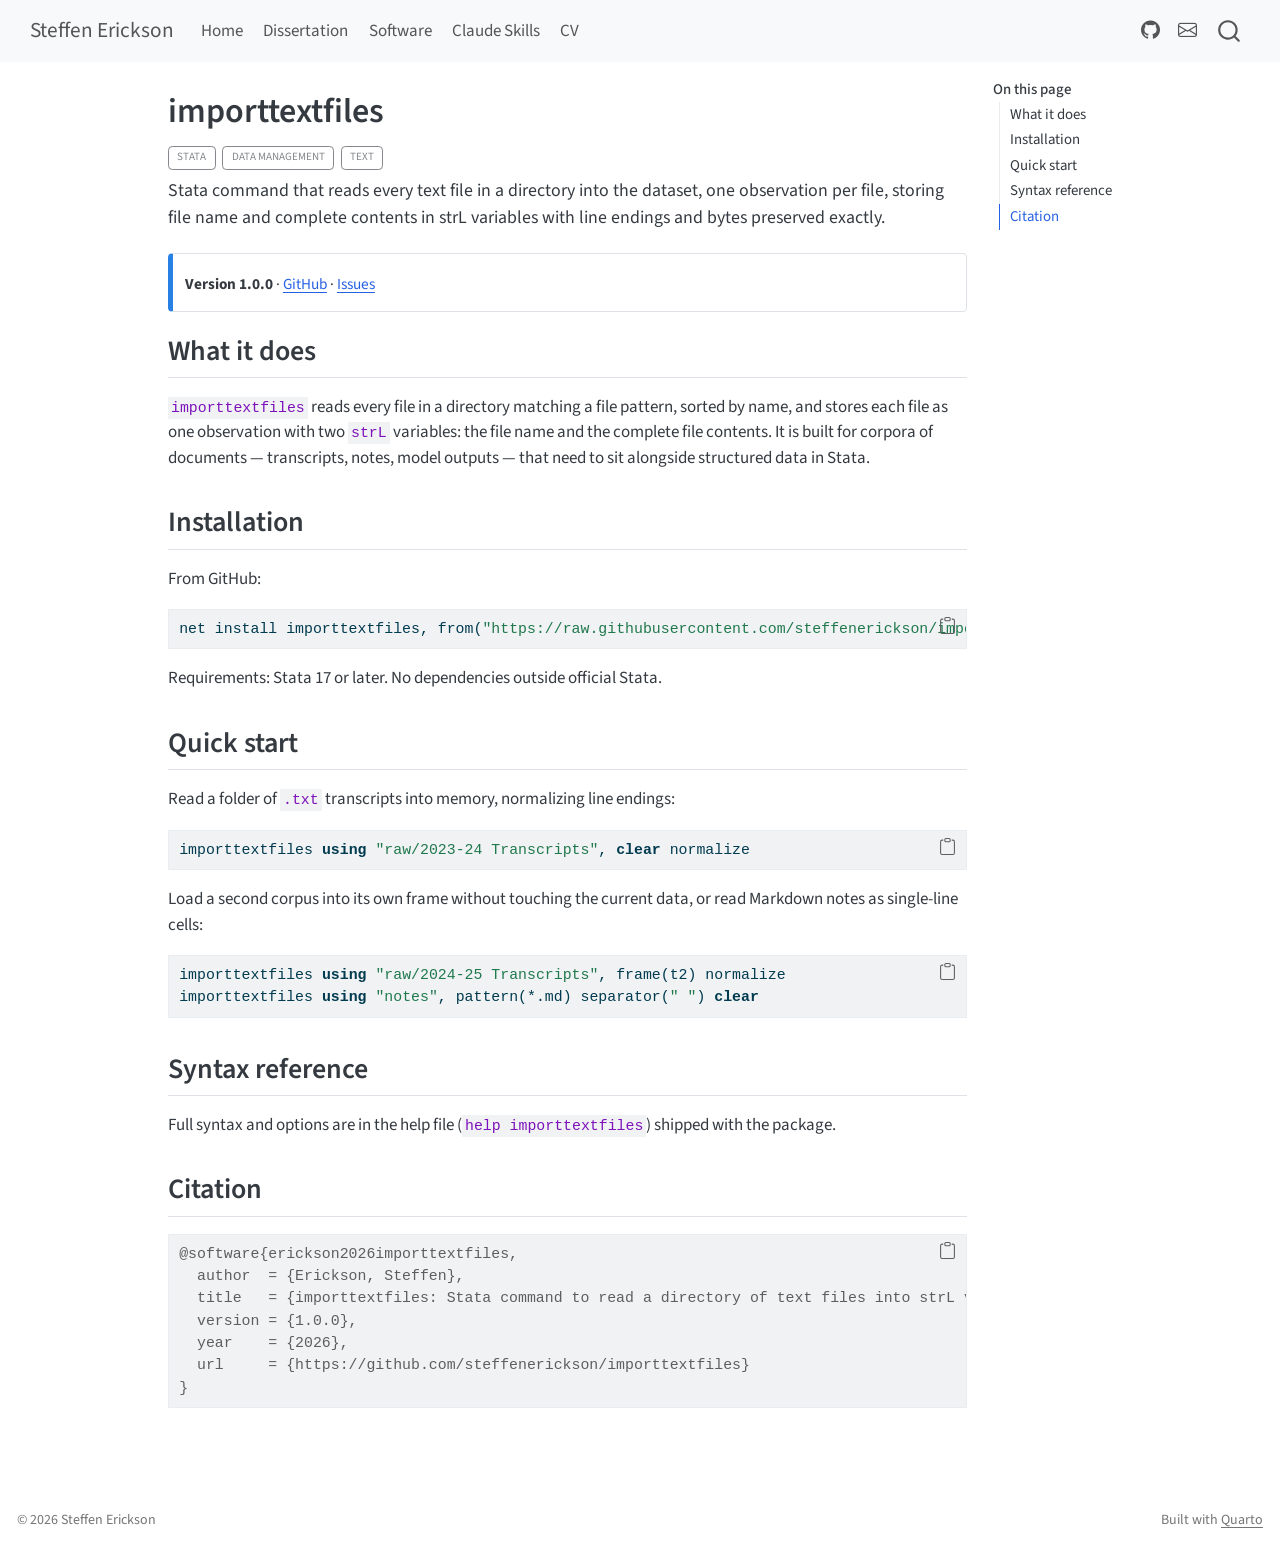
<file: software/importtextfiles/index.html>
<!DOCTYPE html>
<html xmlns="http://www.w3.org/1999/xhtml" lang="en" xml:lang="en"><head>

<meta charset="utf-8">
<meta name="generator" content="quarto-1.11.9">

<meta name="viewport" content="width=device-width, initial-scale=1.0, user-scalable=yes">

<meta name="description" content="Stata command that reads every text file in a directory into the dataset, one observation per file, storing file name and complete contents in strL variables with line endings and bytes preserved exactly.">

<title>importtextfiles – Steffen Erickson</title>
<style>
/* Default styles provided by pandoc.
** See https://pandoc.org/MANUAL.html#variables-for-html for config info.
*/
span.smallcaps{font-variant: small-caps;}
div.columns{display: flex; gap: 1.5em;}
div.column{flex: auto;}
@media screen {
div.columns{gap: min(4vw, 1.5em);}
div.column{overflow-x: auto;}
}
div.hanging-indent{margin-left: 1.5em; text-indent: -1.5em;}
ul.task-list{list-style: none;}
ul.task-list li input[type="checkbox"] {
  width: 0.8em;
  margin: 0 0.8em 0.2em -1em; /* quarto-specific, see https://github.com/quarto-dev/quarto-cli/issues/4556 */ 
  vertical-align: middle;
}
/* CSS for syntax highlighting */
html { -webkit-text-size-adjust: 100%; }
pre > code.sourceCode { white-space: pre; position: relative; }
pre > code.sourceCode > span { display: inline-block; line-height: 1.25; }
pre > code.sourceCode > span:empty { height: 1.2em; }
.sourceCode { overflow: visible; }
code.sourceCode > span { color: inherit; text-decoration: inherit; }
div.sourceCode { margin: 1em 0; }
pre.sourceCode { margin: 0; }
@media screen {
div.sourceCode { overflow: auto; }
}
@media print {
pre > code.sourceCode { white-space: pre-wrap; }
pre > code.sourceCode > span { text-indent: -5em; padding-left: 5em; }
}
pre.numberSource code
  { counter-reset: source-line 0; }
pre.numberSource code > span
  { position: relative; left: -4em; counter-increment: source-line; }
pre.numberSource code > span > a:first-child::before
  { content: counter(source-line);
    position: relative; left: -1em; text-align: right; vertical-align: baseline;
    border: none; display: inline-block;
    -webkit-touch-callout: none; -webkit-user-select: none;
    -khtml-user-select: none; -moz-user-select: none;
    -ms-user-select: none; user-select: none;
    padding: 0 4px; width: 4em;
  }
pre.numberSource { margin-left: 3em;  padding-left: 4px; }
div.sourceCode
  {   }
@media screen {
pre > code.sourceCode > span > a:first-child::before { text-decoration: underline; }
}
</style>


<script src="../../site_libs/quarto-nav/quarto-nav.js"></script>
<script src="../../site_libs/quarto-nav/headroom.min.js"></script>
<script src="../../site_libs/clipboard/clipboard.min.js"></script>
<script src="../../site_libs/quarto-search/autocomplete.umd.js"></script>
<script src="../../site_libs/quarto-search/fuse.min.js"></script>
<script src="../../site_libs/quarto-search/quarto-search.js"></script>
<meta name="quarto:offset" content="../../">
<script src="../../site_libs/quarto-html/quarto.js" type="module"></script>
<script src="../../site_libs/quarto-html/tabsets/tabsets.js" type="module"></script>
<script src="../../site_libs/quarto-html/scrollable-regions/scrollable-regions.js" type="module"></script>
<script src="../../site_libs/quarto-html/popper.min.js"></script>
<script src="../../site_libs/quarto-html/tippy.umd.min.js"></script>
<script src="../../site_libs/quarto-html/anchor.min.js"></script>
<link href="../../site_libs/quarto-html/tippy.css" rel="stylesheet">
<link href="../../site_libs/quarto-html/quarto-syntax-highlighting-63b5708e65d6cd79cd7618c58d0c21e7.css" rel="stylesheet" id="quarto-text-highlighting-styles">
<script src="../../site_libs/bootstrap/bootstrap.min.js"></script>
<link href="../../site_libs/bootstrap/bootstrap-icons.css" rel="stylesheet">
<link href="../../site_libs/bootstrap/bootstrap-04515a8f720fd351a221d4d6ff94f37b.min.css" rel="stylesheet" append-hash="true" id="quarto-bootstrap" data-mode="light">
<script id="quarto-search-options" type="application/json">{
  "location": "navbar",
  "copy-button": false,
  "collapse-after": 3,
  "panel-placement": "end",
  "type": "overlay",
  "limit": 50,
  "keyboard-shortcut": [
    "f",
    "/",
    "s"
  ],
  "show-item-context": false,
  "language": {
    "search-no-results-text": "No results",
    "search-matching-documents-text": "matching documents",
    "search-copy-link-title": "Copy link to search",
    "search-hide-matches-text": "Hide additional matches",
    "search-more-match-text": "more match in this document",
    "search-more-matches-text": "more matches in this document",
    "search-clear-button-title": "Clear",
    "search-text-placeholder": "",
    "search-detached-cancel-button-title": "Cancel",
    "search-submit-button-title": "Submit",
    "search-label": "Search"
  }
}</script>


<link rel="stylesheet" href="../../styles.css">
</head>

<body class="nav-fixed quarto-light"><a id="quarto-skip-link" class="visually-hidden-focusable" href="#quarto-document-content">Skip to main content</a>

<div id="quarto-search-results"></div>
  <header id="quarto-header" class="headroom fixed-top">
    <nav class="navbar navbar-expand-lg " data-bs-theme="dark" aria-label="Site">
      <div class="navbar-container container-fluid">
      <div class="navbar-brand-container mx-auto">
    <a class="navbar-brand" href="../../index.html">
    <span class="navbar-title">Steffen Erickson</span>
    </a>
  </div>
          <button class="navbar-toggler" type="button" data-bs-toggle="collapse" data-bs-target="#navbarCollapse" aria-controls="navbarCollapse" aria-expanded="false" aria-label="Toggle navigation" onclick="if (window.quartoToggleHeadroom) { window.quartoToggleHeadroom(); }">
  <span class="navbar-toggler-icon"></span>
</button>
          <div class="collapse navbar-collapse" id="navbarCollapse">
            <ul class="navbar-nav navbar-nav-scroll me-auto">
  <li class="nav-item">
    <a class="nav-link" href="../../index.html"> 
<span class="menu-text">Home</span></a>
  </li>  
  <li class="nav-item">
    <a class="nav-link" href="../../chapters/index.html"> 
<span class="menu-text">Dissertation</span></a>
  </li>  
  <li class="nav-item">
    <a class="nav-link" href="../../software/index.html"> 
<span class="menu-text">Software</span></a>
  </li>  
  <li class="nav-item">
    <a class="nav-link" href="../../skills/index.html"> 
<span class="menu-text">Claude Skills</span></a>
  </li>  
  <li class="nav-item">
    <a class="nav-link" href="../../cv.html"> 
<span class="menu-text">CV</span></a>
  </li>  
</ul>
            <ul class="navbar-nav navbar-nav-scroll ms-auto">
  <li class="nav-item compact">
    <a class="nav-link" href="https://github.com/steffenerickson"> <i class="bi bi-github" role="img">
</i> 
<span class="menu-text"></span></a>
  </li>  
  <li class="nav-item compact">
    <a class="nav-link" href="mailto:cns8vg@virginia.edu"> <i class="bi bi-envelope" role="img">
</i> 
<span class="menu-text"></span></a>
  </li>  
</ul>
          </div> <!-- /navcollapse -->
            <div class="quarto-navbar-tools">
</div>
            <div id="quarto-search" class="" title="Search"></div>
      </div> <!-- /container-fluid -->
    </nav>
</header>
<!-- content -->
<div id="quarto-content" class="quarto-container page-columns page-rows-contents page-layout-article page-navbar">
<!-- sidebar -->
<!-- margin-sidebar -->
    <div id="quarto-margin-sidebar" class="sidebar margin-sidebar">
        <nav id="TOC" role="doc-toc" aria-labelledby="toc-title" class="toc-active">
    <h2 id="toc-title">On this page</h2>
   
  <ul>
  <li><a href="#what-it-does" id="toc-what-it-does" class="nav-link active" data-scroll-target="#what-it-does">What it does</a></li>
  <li><a href="#installation" id="toc-installation" class="nav-link" data-scroll-target="#installation">Installation</a></li>
  <li><a href="#quick-start" id="toc-quick-start" class="nav-link" data-scroll-target="#quick-start">Quick start</a></li>
  <li><a href="#syntax-reference" id="toc-syntax-reference" class="nav-link" data-scroll-target="#syntax-reference">Syntax reference</a></li>
  <li><a href="#citation" id="toc-citation" class="nav-link" data-scroll-target="#citation">Citation</a></li>
  </ul>
</nav>
    </div>
<!-- main -->
<main class="content" id="quarto-document-content" tabindex="-1">

<header id="title-block-header" class="quarto-title-block default">
<div class="quarto-title">
<h1 class="title">importtextfiles</h1>
  <div class="quarto-categories">
    <div class="quarto-category">Stata</div>
    <div class="quarto-category">data management</div>
    <div class="quarto-category">text</div>
  </div>
  </div>

<div>
  <div class="description">
    Stata command that reads every text file in a directory into the dataset, one observation per file, storing file name and complete contents in strL variables with line endings and bytes preserved exactly.
  </div>
</div>


<div class="quarto-title-meta">

    
  
    
  </div>
  


</header>


<div class="callout callout-style-simple callout-note no-icon">
<div class="callout-body d-flex">
<div class="callout-icon-container">
<i class="callout-icon no-icon"></i>
</div>
<div class="callout-body-container">
<p><strong>Version 1.0.0</strong> · <a href="https://github.com/steffenerickson/importtextfiles">GitHub</a> · <a href="https://github.com/steffenerickson/importtextfiles/issues">Issues</a></p>
</div>
</div>
</div>
<section id="what-it-does" class="level2">
<h2 class="anchored" data-anchor-id="what-it-does">What it does</h2>
<p><code>importtextfiles</code> reads every file in a directory matching a file pattern, sorted by name, and stores each file as one observation with two <code>strL</code> variables: the file name and the complete file contents. It is built for corpora of documents — transcripts, notes, model outputs — that need to sit alongside structured data in Stata.</p>
</section>
<section id="installation" class="level2">
<h2 class="anchored" data-anchor-id="installation">Installation</h2>
<p>From GitHub:</p>
<div class="code-copy-outer-scaffold"><div class="sourceCode" id="cb1"><pre class="sourceCode stata code-with-copy"><code class="sourceCode stata"><span id="cb1-1"><a href="#cb1-1" aria-hidden="true" tabindex="-1"></a>net install importtextfiles, from(<span class="st">"https://raw.githubusercontent.com/steffenerickson/importtextfiles/main/"</span>) <span class="kw">replace</span></span></code></pre></div><button title="Copy to Clipboard" class="code-copy-button"><i class="bi"></i></button></div>
<p>Requirements: Stata 17 or later. No dependencies outside official Stata.</p>
</section>
<section id="quick-start" class="level2">
<h2 class="anchored" data-anchor-id="quick-start">Quick start</h2>
<p>Read a folder of <code>.txt</code> transcripts into memory, normalizing line endings:</p>
<div class="code-copy-outer-scaffold"><div class="sourceCode" id="cb2"><pre class="sourceCode stata code-with-copy"><code class="sourceCode stata"><span id="cb2-1"><a href="#cb2-1" aria-hidden="true" tabindex="-1"></a>importtextfiles <span class="kw">using</span> <span class="st">"raw/2023-24 Transcripts"</span>, <span class="kw">clear</span> normalize</span></code></pre></div><button title="Copy to Clipboard" class="code-copy-button"><i class="bi"></i></button></div>
<p>Load a second corpus into its own frame without touching the current data, or read Markdown notes as single-line cells:</p>
<div class="code-copy-outer-scaffold"><div class="sourceCode" id="cb3"><pre class="sourceCode stata code-with-copy"><code class="sourceCode stata"><span id="cb3-1"><a href="#cb3-1" aria-hidden="true" tabindex="-1"></a>importtextfiles <span class="kw">using</span> <span class="st">"raw/2024-25 Transcripts"</span>, frame(t2) normalize</span>
<span id="cb3-2"><a href="#cb3-2" aria-hidden="true" tabindex="-1"></a>importtextfiles <span class="kw">using</span> <span class="st">"notes"</span>, pattern(*.md) separator(<span class="st">" "</span>) <span class="kw">clear</span></span></code></pre></div><button title="Copy to Clipboard" class="code-copy-button"><i class="bi"></i></button></div>
</section>
<section id="syntax-reference" class="level2">
<h2 class="anchored" data-anchor-id="syntax-reference">Syntax reference</h2>
<p>Full syntax and options are in the help file (<code>help importtextfiles</code>) shipped with the package.</p>
</section>
<section id="citation" class="level2">
<h2 class="anchored" data-anchor-id="citation">Citation</h2>
<div class="code-copy-outer-scaffold"><div class="sourceCode" id="cb4"><pre class="sourceCode bibtex code-with-copy"><code class="sourceCode bibtex"><span id="cb4-1"><a href="#cb4-1" aria-hidden="true" tabindex="-1"></a><span class="co">@software{erickson2026importtextfiles,</span></span>
<span id="cb4-2"><a href="#cb4-2" aria-hidden="true" tabindex="-1"></a><span class="co">  author  = {Erickson, Steffen},</span></span>
<span id="cb4-3"><a href="#cb4-3" aria-hidden="true" tabindex="-1"></a><span class="co">  title   = {importtextfiles: Stata command to read a directory of text files into strL variables},</span></span>
<span id="cb4-4"><a href="#cb4-4" aria-hidden="true" tabindex="-1"></a><span class="co">  version = {1.0.0},</span></span>
<span id="cb4-5"><a href="#cb4-5" aria-hidden="true" tabindex="-1"></a><span class="co">  year    = {2026},</span></span>
<span id="cb4-6"><a href="#cb4-6" aria-hidden="true" tabindex="-1"></a><span class="co">  url     = {https://github.com/steffenerickson/importtextfiles}</span></span>
<span id="cb4-7"><a href="#cb4-7" aria-hidden="true" tabindex="-1"></a><span class="co">}</span></span></code></pre></div><button title="Copy to Clipboard" class="code-copy-button"><i class="bi"></i></button></div>


</section>

</main> <!-- /main -->
<script id="quarto-html-after-body" type="application/javascript">
  window.document.addEventListener("DOMContentLoaded", function (event) {
    const icon = "";
    const anchorJS = new window.AnchorJS();
    anchorJS.options = {
      placement: 'right',
      icon: icon
    };
    anchorJS.add('.anchored');
    const isCodeAnnotation = (el) => {
      for (const clz of el.classList) {
        if (clz.startsWith('code-annotation-')) {                     
          return true;
        }
      }
      return false;
    }
    const onCopySuccess = function(e) {
      // button target
      const button = e.trigger;
      // don't keep focus
      button.blur();
      // flash "checked"
      button.classList.add('code-copy-button-checked');
      var currentTitle = button.getAttribute("title");
      button.setAttribute("title", "Copied!");
      let tooltip;
      if (window.bootstrap) {
        button.setAttribute("data-bs-toggle", "tooltip");
        button.setAttribute("data-bs-placement", "left");
        button.setAttribute("data-bs-title", "Copied!");
        tooltip = new bootstrap.Tooltip(button, 
          { trigger: "manual", 
            customClass: "code-copy-button-tooltip",
            offset: [0, -8]});
        tooltip.show();    
      }
      setTimeout(function() {
        if (tooltip) {
          tooltip.hide();
          button.removeAttribute("data-bs-title");
          button.removeAttribute("data-bs-toggle");
          button.removeAttribute("data-bs-placement");
        }
        button.setAttribute("title", currentTitle);
        button.classList.remove('code-copy-button-checked');
      }, 1000);
      // clear code selection
      e.clearSelection();
    }
    const getTextToCopy = function(trigger) {
      const outerScaffold = trigger.parentElement.cloneNode(true);
      const codeEl = outerScaffold.querySelector('code');
      for (const childEl of codeEl.children) {
        if (isCodeAnnotation(childEl)) {
          childEl.remove();
        }
      }
      return codeEl.innerText;
    }
    const clipboard = new window.ClipboardJS('.code-copy-button:not([data-in-quarto-modal])', {
      text: getTextToCopy
    });
    clipboard.on('success', onCopySuccess);
    if (window.document.getElementById('quarto-embedded-source-code-modal')) {
      const clipboardModal = new window.ClipboardJS('.code-copy-button[data-in-quarto-modal]', {
        text: getTextToCopy,
        container: window.document.getElementById('quarto-embedded-source-code-modal')
      });
      clipboardModal.on('success', onCopySuccess);
    }
      var localhostRegex = new RegExp(/^(?:http|https):\/\/localhost\:?[0-9]*\//);
      var mailtoRegex = new RegExp(/^mailto:/);
        var filterRegex = new RegExp("https:\/\/steffenerickson\.github\.io");
      var isInternal = (href) => {
          return filterRegex.test(href) || localhostRegex.test(href) || mailtoRegex.test(href);
      }
      // Inspect non-navigation links and adorn them if external
      window.quartoDecorateExternalLinks = function (root) {
     var links = (root || window.document).querySelectorAll('a[href]:not(.nav-link):not(.navbar-brand):not(.toc-action):not(.sidebar-link):not(.sidebar-item-toggle):not(.pagination-link):not(.no-external):not([aria-hidden]):not(.dropdown-item):not(.quarto-navigation-tool):not(.about-link)');
      for (var i=0; i<links.length; i++) {
        const link = links[i];
        if (!isInternal(link.href)) {
          // undo the damage that might have been done by quarto-nav.js in the case of
          // links that we want to consider external
          if (link.dataset.originalHref !== undefined) {
            link.href = link.dataset.originalHref;
          }
          if (!link.classList.contains('no-external-icon')) {
          }
        }
      }
      };
      window.quartoDecorateExternalLinks(window.document);
    // Esc closes the popup (WCAG 1.4.13) and focus leaving both trigger and
    // popup closes it (WCAG 2.4.11); tippy handles neither for interactive popups.
    const hideOnEscAndFocusOut = {
      name: 'hideOnEscAndFocusOut',
      defaultValue: true,
      fn(instance) {
        const dismiss = () => {
          // A show scheduled by the trigger delay would otherwise reopen it
          instance.clearDelayTimeouts();
          instance.hide();
        };
        const onKeyDown = (event) => {
          if (event.key !== 'Escape') {
            return;
          }
          // Keep Esc from also reaching page handlers (e.g. reveal.js overview),
          // except an open reveal.js slide menu, which Esc should close too.
          // The menu handles keys only when its keyboard option is on.
          const menuHandlesEsc = window.Reveal?.getPlugin?.('menu')?.isOpen() &&
            window.Reveal.getConfig().menu?.keyboard !== false;
          if (!menuHandlesEsc) {
            event.stopPropagation();
          }
          if (instance.popper.contains(window.document.activeElement)) {
            // Disabled while refocusing so the focus trigger does not reopen it
            instance.disable();
            instance.reference.focus();
            instance.enable();
          }
          dismiss();
        };
        const onFocusOut = (event) => {
          const target = event.relatedTarget;
          if (target && !instance.reference.contains(target) &&
              !instance.popper.contains(target)) {
            dismiss();
          }
        };
        // On the trigger too: a click trigger (code-annotations: select) has no
        // blur handling. Attached for the instance's lifetime so leaving the
        // trigger also cancels a show still pending on the trigger delay.
        instance.reference.addEventListener('focusout', onFocusOut);
        return {
          onShow() {
            window.document.addEventListener('keydown', onKeyDown, true);
            instance.popper.addEventListener('focusout', onFocusOut);
          },
          onHide() {
            window.document.removeEventListener('keydown', onKeyDown, true);
            instance.popper.removeEventListener('focusout', onFocusOut);
          },
          onDestroy() {
            instance.reference.removeEventListener('focusout', onFocusOut);
          },
        };
      },
    };
    function tippyHover(el, contentFn, onTriggerFn, onUntriggerFn) {
      const config = {
        allowHTML: true,
        maxWidth: 500,
        delay: 100,
        arrow: false,
        appendTo: function(el) {
            return el.parentElement;
        },
        interactive: true,
        interactiveBorder: 10,
        theme: 'quarto',
        placement: 'bottom-start',
        plugins: [hideOnEscAndFocusOut],
      };
      if (contentFn) {
        config.content = contentFn;
      }
      if (onTriggerFn) {
        config.onTrigger = onTriggerFn;
      }
      if (onUntriggerFn) {
        config.onUntrigger = onUntriggerFn;
      }
      window.tippy(el, config); 
    }
    const noterefs = window.document.querySelectorAll('a[role="doc-noteref"]');
    for (var i=0; i<noterefs.length; i++) {
      const ref = noterefs[i];
      tippyHover(ref, function() {
        // use id or data attribute instead here
        let href = ref.getAttribute('data-footnote-href') || ref.getAttribute('href');
        try { href = new URL(href).hash; } catch {}
        const id = href.replace(/^#\/?/, "");
        const note = window.document.getElementById(id);
        if (note) {
          return note.innerHTML;
        } else {
          return "";
        }
      });
    }
    const xrefs = window.document.querySelectorAll('a.quarto-xref');
    const processXRef = (id, note) => {
      // Strip column container classes
      const stripColumnClz = (el) => {
        el.classList.remove("page-full", "page-columns");
        if (el.children) {
          for (const child of el.children) {
            stripColumnClz(child);
          }
        }
      }
      stripColumnClz(note)
      if (id === null || id.startsWith('sec-')) {
        // Special case sections, only their first couple elements
        const container = document.createElement("div");
        if (note.children && note.children.length > 2) {
          container.appendChild(note.children[0].cloneNode(true));
          for (let i = 1; i < note.children.length; i++) {
            const child = note.children[i];
            if (child.tagName === "P" && child.innerText === "") {
              continue;
            } else {
              container.appendChild(child.cloneNode(true));
              break;
            }
          }
          if (window.Quarto?.typesetMath) {
            window.Quarto.typesetMath(container);
          }
          return container.innerHTML
        } else {
          if (window.Quarto?.typesetMath) {
            window.Quarto.typesetMath(note);
          }
          return note.innerHTML;
        }
      } else {
        // Remove any anchor links if they are present
        const anchorLink = note.querySelector('a.anchorjs-link');
        if (anchorLink) {
          anchorLink.remove();
        }
        if (window.Quarto?.typesetMath) {
          window.Quarto.typesetMath(note);
        }
        if (note.classList.contains("callout")) {
          return note.outerHTML;
        } else {
          return note.innerHTML;
        }
      }
    }
    for (var i=0; i<xrefs.length; i++) {
      const xref = xrefs[i];
      tippyHover(xref, undefined, function(instance) {
        instance.disable();
        let url = xref.getAttribute('href');
        let hash = undefined; 
        if (url.startsWith('#')) {
          hash = url;
        } else {
          try { hash = new URL(url).hash; } catch {}
        }
        if (hash) {
          const id = hash.replace(/^#\/?/, "");
          const note = window.document.getElementById(id);
          if (note !== null) {
            try {
              const html = processXRef(id, note.cloneNode(true));
              instance.setContent(html);
            } finally {
              instance.enable();
              instance.show();
            }
          } else {
            // See if we can fetch this
            fetch(url.split('#')[0])
            .then(res => res.text())
            .then(html => {
              const parser = new DOMParser();
              const htmlDoc = parser.parseFromString(html, "text/html");
              const note = htmlDoc.getElementById(id);
              if (note !== null) {
                const html = processXRef(id, note);
                instance.setContent(html);
              } 
            }).finally(() => {
              instance.enable();
              instance.show();
            });
          }
        } else {
          // See if we can fetch a full url (with no hash to target)
          // This is a special case and we should probably do some content thinning / targeting
          fetch(url)
          .then(res => res.text())
          .then(html => {
            const parser = new DOMParser();
            const htmlDoc = parser.parseFromString(html, "text/html");
            const note = htmlDoc.querySelector('main.content');
            if (note !== null) {
              // This should only happen for chapter cross references
              // (since there is no id in the URL)
              // remove the first header
              if (note.children.length > 0 && note.children[0].tagName === "HEADER") {
                note.children[0].remove();
              }
              const html = processXRef(null, note);
              instance.setContent(html);
            } 
          }).finally(() => {
            instance.enable();
            instance.show();
          });
        }
      }, function(instance) {
      });
    }
        let selectedAnnoteEl;
        const selectorForAnnotation = ( cell, annotation) => {
          let cellAttr = 'data-code-cell="' + cell + '"';
          let lineAttr = 'data-code-annotation="' +  annotation + '"';
          const selector = 'span[' + cellAttr + '][' + lineAttr + ']';
          return selector;
        }
        const selectCodeLines = (annoteEl) => {
          const doc = window.document;
          const targetCell = annoteEl.getAttribute("data-target-cell");
          const targetAnnotation = annoteEl.getAttribute("data-target-annotation");
          const annoteSpan = window.document.querySelector(selectorForAnnotation(targetCell, targetAnnotation));
          const lines = annoteSpan.getAttribute("data-code-lines").split(",");
          const lineIds = lines.map((line) => {
            return targetCell + "-" + line;
          })
          // Each band is positioned against its own containing block, which is
          // not the offsetParent of the lines, so place it from client rects.
          const placeBand = (band, firstEl, lastEl, codeBlock) => {
            const container = band.offsetParent;
            if (container === null) {
              return;
            }
            const containerRect = container.getBoundingClientRect();
            // Reveal.js scales slides with a transform, so convert client
            // pixels back to the CSS pixels of the container.
            const scale = containerRect.height / container.offsetHeight || 1;
            const firstRect = firstEl.getBoundingClientRect();
            const lastRect = lastEl.getBoundingClientRect();
            const top = (firstRect.top - containerRect.top) / scale - container.clientTop + container.scrollTop;
            const height = (lastRect.bottom - firstRect.top) / scale;
            band.style.top = top - 2 + "px";
            band.style.height = height + 4 + "px";
            if (codeBlock) {
              // Without the copy button wrapper, the containing block is wider
              // than the code block, so span the code block explicitly.
              const blockRect = codeBlock.getBoundingClientRect();
              band.style.left = (blockRect.left - containerRect.left) / scale - container.clientLeft + container.scrollLeft + "px";
              band.style.width = blockRect.width / scale + "px";
            }
          };
          if (lineIds.length > 0) {
            const el = window.document.getElementById(lineIds[0]);
            const lastEl = window.document.getElementById(lineIds[lineIds.length - 1]);
            const parent = el.parentElement.parentElement;
            // cook up a div (if necessary) and position it
            let div = window.document.getElementById("code-annotation-line-highlight");
            if (div === null) {
              div = window.document.createElement("div");
              div.setAttribute("id", "code-annotation-line-highlight");
              div.style.position = 'absolute';
              parent.appendChild(div);
            }
            placeBand(div, el, lastEl, parent.closest("div.sourceCode") || parent);
            let gutterDiv = window.document.getElementById("code-annotation-line-highlight-gutter");
            if (gutterDiv === null) {
              gutterDiv = window.document.createElement("div");
              gutterDiv.setAttribute("id", "code-annotation-line-highlight-gutter");
              gutterDiv.style.position = 'absolute';
              const codeCell = window.document.getElementById(targetCell);
              const gutter = codeCell.querySelector('.code-annotation-gutter');
              gutter.appendChild(gutterDiv);
            }
            placeBand(gutterDiv, el, lastEl);
            selectedAnnoteEl = annoteEl;
          }
        };
        const unselectCodeLines = () => {
          const elementsIds = ["code-annotation-line-highlight", "code-annotation-line-highlight-gutter"];
          elementsIds.forEach((elId) => {
            const div = window.document.getElementById(elId);
            if (div) {
              div.remove();
            }
          });
          selectedAnnoteEl = undefined;
        };
          // Handle positioning of the toggle
      window.addEventListener(
        "resize",
        throttle(() => {
          elRect = undefined;
          if (selectedAnnoteEl) {
            selectCodeLines(selectedAnnoteEl);
          }
        }, 10)
      );
      function throttle(fn, ms) {
      let throttle = false;
      let timer;
        return (...args) => {
          if(!throttle) { // first call gets through
              fn.apply(this, args);
              throttle = true;
          } else { // all the others get throttled
              if(timer) clearTimeout(timer); // cancel #2
              timer = setTimeout(() => {
                fn.apply(this, args);
                timer = throttle = false;
              }, ms);
          }
        };
      }
        // Attach click handler to the DT
        const annoteDls = window.document.querySelectorAll('dt[data-target-cell]');
        for (const annoteDlNode of annoteDls) {
          annoteDlNode.addEventListener('click', (event) => {
            const clickedEl = event.target;
            if (clickedEl !== selectedAnnoteEl) {
              unselectCodeLines();
              const activeEl = window.document.querySelector('dt[data-target-cell].code-annotation-active');
              if (activeEl) {
                activeEl.classList.remove('code-annotation-active');
              }
              selectCodeLines(clickedEl);
              clickedEl.classList.add('code-annotation-active');
            } else {
              // Unselect the line
              unselectCodeLines();
              clickedEl.classList.remove('code-annotation-active');
            }
          });
        }
    const findCites = (el) => {
      const parentEl = el.parentElement;
      if (parentEl) {
        const cites = parentEl.dataset.cites;
        if (cites) {
          return {
            el,
            cites: cites.split(' ')
          };
        } else {
          return findCites(el.parentElement)
        }
      } else {
        return undefined;
      }
    };
    var bibliorefs = window.document.querySelectorAll('a[role="doc-biblioref"]');
    for (var i=0; i<bibliorefs.length; i++) {
      const ref = bibliorefs[i];
      const citeInfo = findCites(ref);
      if (citeInfo) {
        tippyHover(citeInfo.el, function() {
          var popup = window.document.createElement('div');
          citeInfo.cites.forEach(function(cite) {
            var citeDiv = window.document.createElement('div');
            citeDiv.classList.add('hanging-indent');
            citeDiv.classList.add('csl-entry');
            var biblioDiv = window.document.getElementById('ref-' + cite);
            if (biblioDiv) {
              citeDiv.innerHTML = biblioDiv.innerHTML;
            }
            popup.appendChild(citeDiv);
          });
          return popup.innerHTML;
        });
      }
    }
  });
  </script>
  <script type="application/javascript">
  window.quartoScrollableRegionsLabels = {"code":"Scrollable code","output":"Scrollable output"};
  </script>
</div> <!-- /content -->
<footer class="footer">
  <div class="nav-footer">
    <div class="nav-footer-left">
<p>© 2026 Steffen Erickson</p>
</div>   
    <div class="nav-footer-center">
      &nbsp;
    </div>
    <div class="nav-footer-right">
<p>Built with <a href="https://quarto.org">Quarto</a></p>
</div>
  </div>
</footer>




</body></html>
</file>
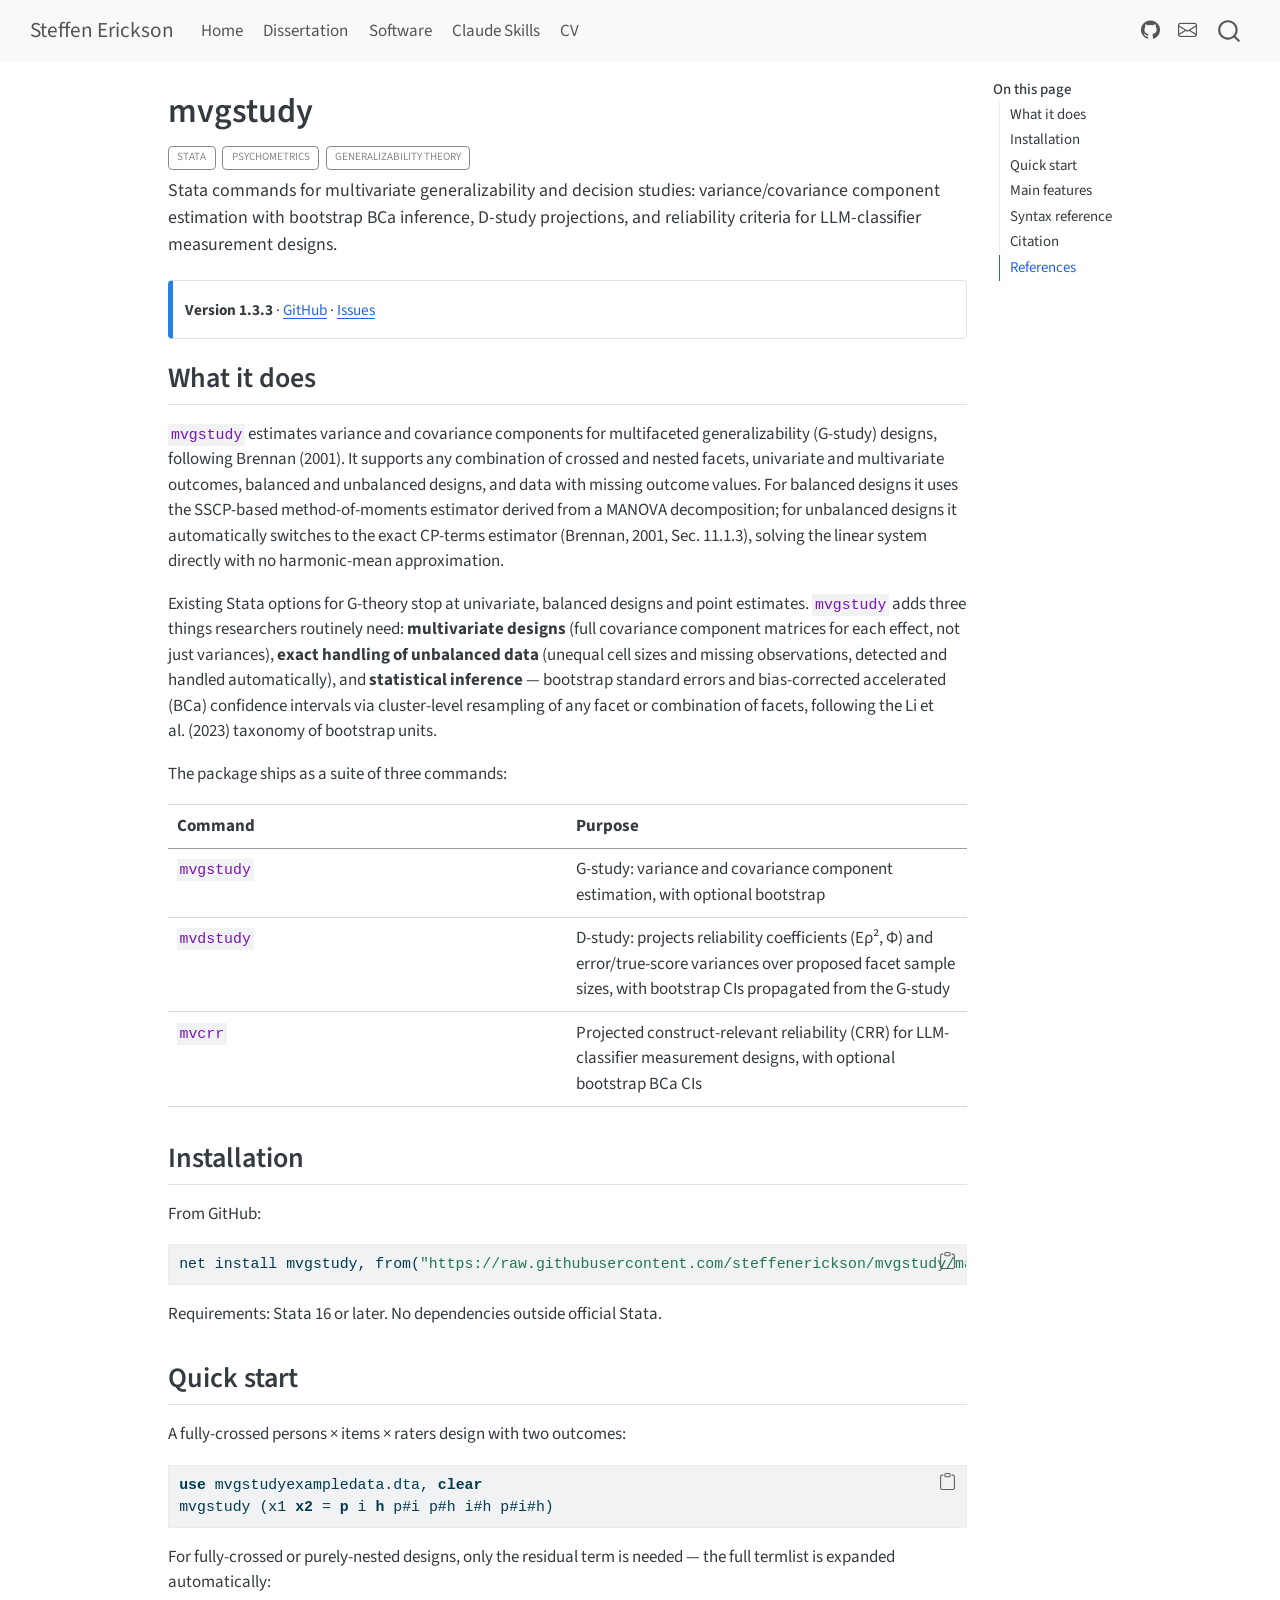
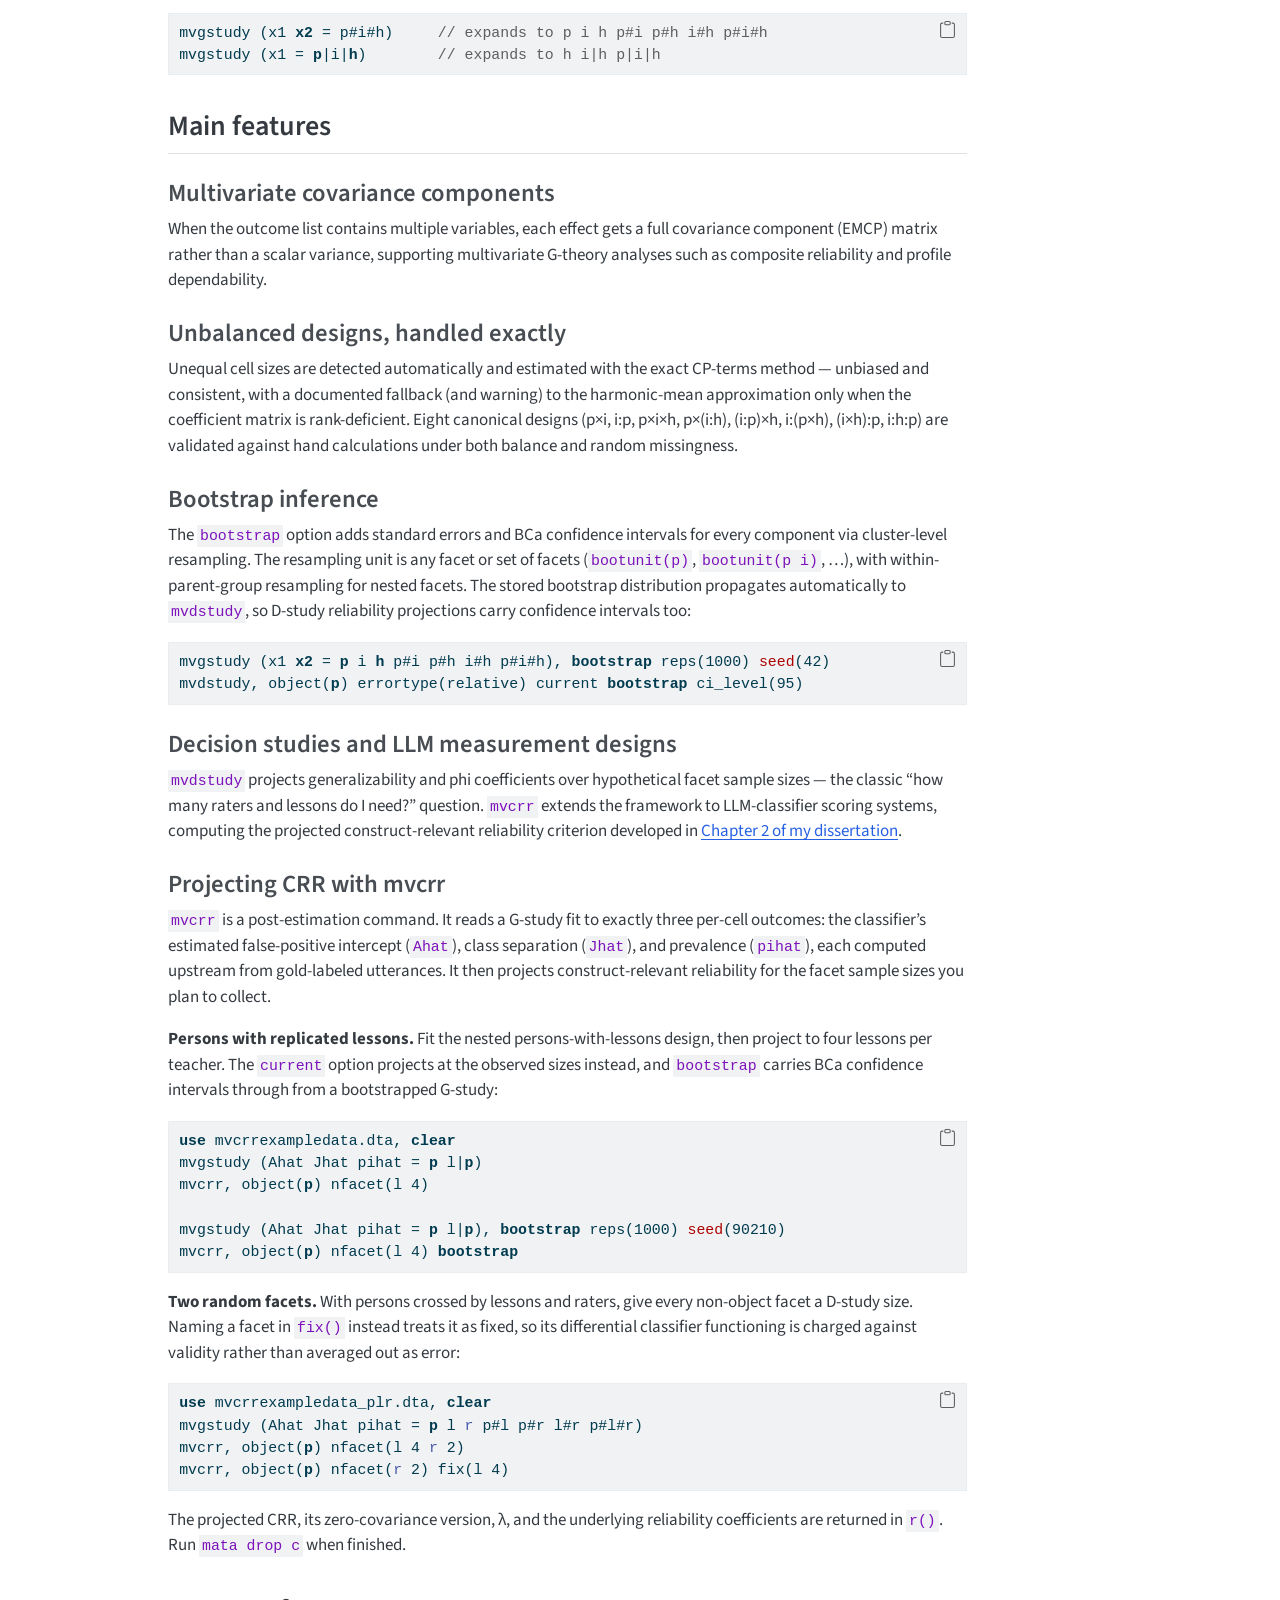
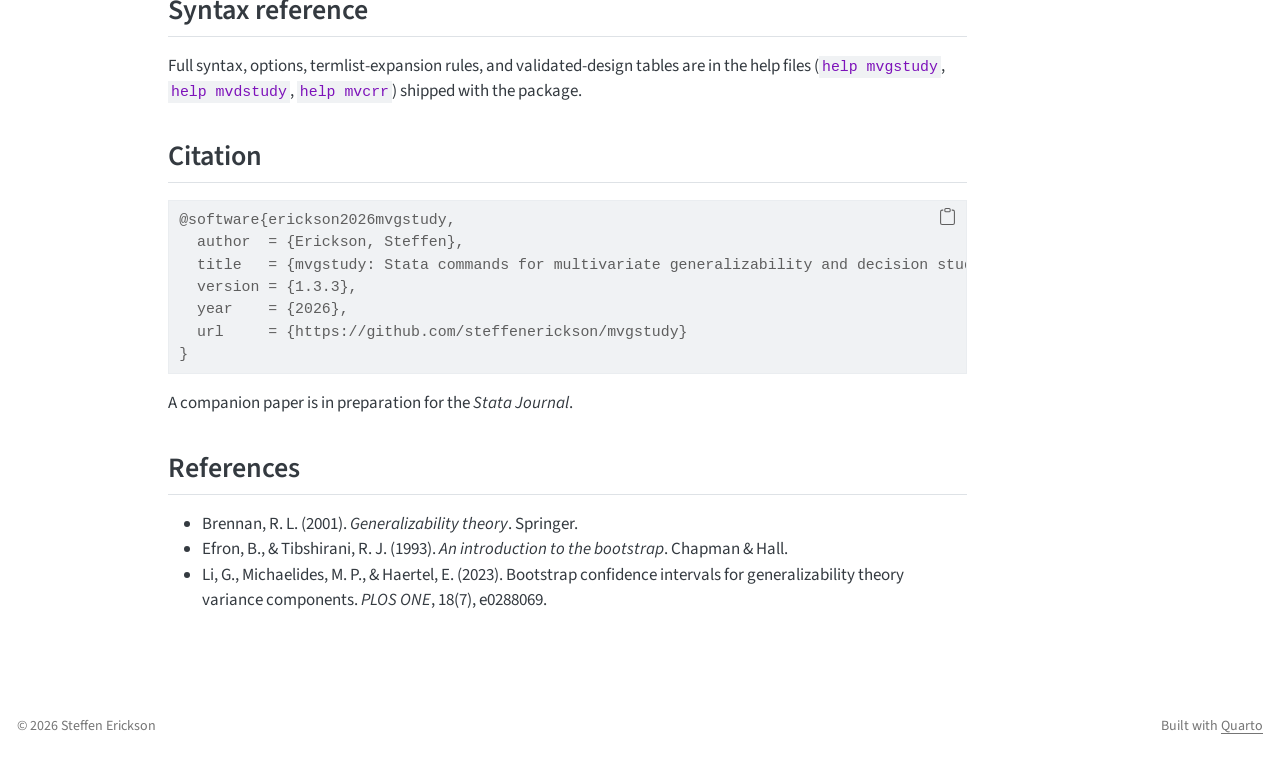
<file: software/mvgstudy/index.html>
<!DOCTYPE html>
<html xmlns="http://www.w3.org/1999/xhtml" lang="en" xml:lang="en"><head>

<meta charset="utf-8">
<meta name="generator" content="quarto-1.11.9">

<meta name="viewport" content="width=device-width, initial-scale=1.0, user-scalable=yes">

<meta name="description" content="Stata commands for multivariate generalizability and decision studies: variance/covariance component estimation with bootstrap BCa inference, D-study projections, and reliability criteria for LLM-classifier measurement designs.">

<title>mvgstudy – Steffen Erickson</title>
<style>
/* Default styles provided by pandoc.
** See https://pandoc.org/MANUAL.html#variables-for-html for config info.
*/
span.smallcaps{font-variant: small-caps;}
div.columns{display: flex; gap: 1.5em;}
div.column{flex: auto;}
@media screen {
div.columns{gap: min(4vw, 1.5em);}
div.column{overflow-x: auto;}
}
div.hanging-indent{margin-left: 1.5em; text-indent: -1.5em;}
ul.task-list{list-style: none;}
ul.task-list li input[type="checkbox"] {
  width: 0.8em;
  margin: 0 0.8em 0.2em -1em; /* quarto-specific, see https://github.com/quarto-dev/quarto-cli/issues/4556 */ 
  vertical-align: middle;
}
/* CSS for syntax highlighting */
html { -webkit-text-size-adjust: 100%; }
pre > code.sourceCode { white-space: pre; position: relative; }
pre > code.sourceCode > span { display: inline-block; line-height: 1.25; }
pre > code.sourceCode > span:empty { height: 1.2em; }
.sourceCode { overflow: visible; }
code.sourceCode > span { color: inherit; text-decoration: inherit; }
div.sourceCode { margin: 1em 0; }
pre.sourceCode { margin: 0; }
@media screen {
div.sourceCode { overflow: auto; }
}
@media print {
pre > code.sourceCode { white-space: pre-wrap; }
pre > code.sourceCode > span { text-indent: -5em; padding-left: 5em; }
}
pre.numberSource code
  { counter-reset: source-line 0; }
pre.numberSource code > span
  { position: relative; left: -4em; counter-increment: source-line; }
pre.numberSource code > span > a:first-child::before
  { content: counter(source-line);
    position: relative; left: -1em; text-align: right; vertical-align: baseline;
    border: none; display: inline-block;
    -webkit-touch-callout: none; -webkit-user-select: none;
    -khtml-user-select: none; -moz-user-select: none;
    -ms-user-select: none; user-select: none;
    padding: 0 4px; width: 4em;
  }
pre.numberSource { margin-left: 3em;  padding-left: 4px; }
div.sourceCode
  {   }
@media screen {
pre > code.sourceCode > span > a:first-child::before { text-decoration: underline; }
}
</style>


<script src="../../site_libs/quarto-nav/quarto-nav.js"></script>
<script src="../../site_libs/quarto-nav/headroom.min.js"></script>
<script src="../../site_libs/clipboard/clipboard.min.js"></script>
<script src="../../site_libs/quarto-search/autocomplete.umd.js"></script>
<script src="../../site_libs/quarto-search/fuse.min.js"></script>
<script src="../../site_libs/quarto-search/quarto-search.js"></script>
<meta name="quarto:offset" content="../../">
<script src="../../site_libs/quarto-html/quarto.js" type="module"></script>
<script src="../../site_libs/quarto-html/tabsets/tabsets.js" type="module"></script>
<script src="../../site_libs/quarto-html/scrollable-regions/scrollable-regions.js" type="module"></script>
<script src="../../site_libs/quarto-html/popper.min.js"></script>
<script src="../../site_libs/quarto-html/tippy.umd.min.js"></script>
<script src="../../site_libs/quarto-html/anchor.min.js"></script>
<link href="../../site_libs/quarto-html/tippy.css" rel="stylesheet">
<link href="../../site_libs/quarto-html/quarto-syntax-highlighting-63b5708e65d6cd79cd7618c58d0c21e7.css" rel="stylesheet" id="quarto-text-highlighting-styles">
<script src="../../site_libs/bootstrap/bootstrap.min.js"></script>
<link href="../../site_libs/bootstrap/bootstrap-icons.css" rel="stylesheet">
<link href="../../site_libs/bootstrap/bootstrap-04515a8f720fd351a221d4d6ff94f37b.min.css" rel="stylesheet" append-hash="true" id="quarto-bootstrap" data-mode="light">
<script id="quarto-search-options" type="application/json">{
  "location": "navbar",
  "copy-button": false,
  "collapse-after": 3,
  "panel-placement": "end",
  "type": "overlay",
  "limit": 50,
  "keyboard-shortcut": [
    "f",
    "/",
    "s"
  ],
  "show-item-context": false,
  "language": {
    "search-no-results-text": "No results",
    "search-matching-documents-text": "matching documents",
    "search-copy-link-title": "Copy link to search",
    "search-hide-matches-text": "Hide additional matches",
    "search-more-match-text": "more match in this document",
    "search-more-matches-text": "more matches in this document",
    "search-clear-button-title": "Clear",
    "search-text-placeholder": "",
    "search-detached-cancel-button-title": "Cancel",
    "search-submit-button-title": "Submit",
    "search-label": "Search"
  }
}</script>


<link rel="stylesheet" href="../../styles.css">
</head>

<body class="nav-fixed quarto-light"><a id="quarto-skip-link" class="visually-hidden-focusable" href="#quarto-document-content">Skip to main content</a>

<div id="quarto-search-results"></div>
  <header id="quarto-header" class="headroom fixed-top">
    <nav class="navbar navbar-expand-lg " data-bs-theme="dark" aria-label="Site">
      <div class="navbar-container container-fluid">
      <div class="navbar-brand-container mx-auto">
    <a class="navbar-brand" href="../../index.html">
    <span class="navbar-title">Steffen Erickson</span>
    </a>
  </div>
          <button class="navbar-toggler" type="button" data-bs-toggle="collapse" data-bs-target="#navbarCollapse" aria-controls="navbarCollapse" aria-expanded="false" aria-label="Toggle navigation" onclick="if (window.quartoToggleHeadroom) { window.quartoToggleHeadroom(); }">
  <span class="navbar-toggler-icon"></span>
</button>
          <div class="collapse navbar-collapse" id="navbarCollapse">
            <ul class="navbar-nav navbar-nav-scroll me-auto">
  <li class="nav-item">
    <a class="nav-link" href="../../index.html"> 
<span class="menu-text">Home</span></a>
  </li>  
  <li class="nav-item">
    <a class="nav-link" href="../../chapters/index.html"> 
<span class="menu-text">Dissertation</span></a>
  </li>  
  <li class="nav-item">
    <a class="nav-link" href="../../software/index.html"> 
<span class="menu-text">Software</span></a>
  </li>  
  <li class="nav-item">
    <a class="nav-link" href="../../skills/index.html"> 
<span class="menu-text">Claude Skills</span></a>
  </li>  
  <li class="nav-item">
    <a class="nav-link" href="../../cv.html"> 
<span class="menu-text">CV</span></a>
  </li>  
</ul>
            <ul class="navbar-nav navbar-nav-scroll ms-auto">
  <li class="nav-item compact">
    <a class="nav-link" href="https://github.com/steffenerickson"> <i class="bi bi-github" role="img">
</i> 
<span class="menu-text"></span></a>
  </li>  
  <li class="nav-item compact">
    <a class="nav-link" href="mailto:cns8vg@virginia.edu"> <i class="bi bi-envelope" role="img">
</i> 
<span class="menu-text"></span></a>
  </li>  
</ul>
          </div> <!-- /navcollapse -->
            <div class="quarto-navbar-tools">
</div>
            <div id="quarto-search" class="" title="Search"></div>
      </div> <!-- /container-fluid -->
    </nav>
</header>
<!-- content -->
<div id="quarto-content" class="quarto-container page-columns page-rows-contents page-layout-article page-navbar">
<!-- sidebar -->
<!-- margin-sidebar -->
    <div id="quarto-margin-sidebar" class="sidebar margin-sidebar">
        <nav id="TOC" role="doc-toc" aria-labelledby="toc-title" class="toc-active">
    <h2 id="toc-title">On this page</h2>
   
  <ul>
  <li><a href="#what-it-does" id="toc-what-it-does" class="nav-link active" data-scroll-target="#what-it-does">What it does</a></li>
  <li><a href="#installation" id="toc-installation" class="nav-link" data-scroll-target="#installation">Installation</a></li>
  <li><a href="#quick-start" id="toc-quick-start" class="nav-link" data-scroll-target="#quick-start">Quick start</a></li>
  <li><a href="#main-features" id="toc-main-features" class="nav-link" data-scroll-target="#main-features">Main features</a>
  <ul class="collapse">
  <li><a href="#multivariate-covariance-components" id="toc-multivariate-covariance-components" class="nav-link" data-scroll-target="#multivariate-covariance-components">Multivariate covariance components</a></li>
  <li><a href="#unbalanced-designs-handled-exactly" id="toc-unbalanced-designs-handled-exactly" class="nav-link" data-scroll-target="#unbalanced-designs-handled-exactly">Unbalanced designs, handled exactly</a></li>
  <li><a href="#bootstrap-inference" id="toc-bootstrap-inference" class="nav-link" data-scroll-target="#bootstrap-inference">Bootstrap inference</a></li>
  <li><a href="#decision-studies-and-llm-measurement-designs" id="toc-decision-studies-and-llm-measurement-designs" class="nav-link" data-scroll-target="#decision-studies-and-llm-measurement-designs">Decision studies and LLM measurement designs</a></li>
  <li><a href="#projecting-crr-with-mvcrr" id="toc-projecting-crr-with-mvcrr" class="nav-link" data-scroll-target="#projecting-crr-with-mvcrr">Projecting CRR with mvcrr</a></li>
  </ul></li>
  <li><a href="#syntax-reference" id="toc-syntax-reference" class="nav-link" data-scroll-target="#syntax-reference">Syntax reference</a></li>
  <li><a href="#citation" id="toc-citation" class="nav-link" data-scroll-target="#citation">Citation</a></li>
  <li><a href="#references" id="toc-references" class="nav-link" data-scroll-target="#references">References</a></li>
  </ul>
</nav>
    </div>
<!-- main -->
<main class="content" id="quarto-document-content" tabindex="-1">

<header id="title-block-header" class="quarto-title-block default">
<div class="quarto-title">
<h1 class="title">mvgstudy</h1>
  <div class="quarto-categories">
    <div class="quarto-category">Stata</div>
    <div class="quarto-category">psychometrics</div>
    <div class="quarto-category">generalizability theory</div>
  </div>
  </div>

<div>
  <div class="description">
    Stata commands for multivariate generalizability and decision studies: variance/covariance component estimation with bootstrap BCa inference, D-study projections, and reliability criteria for LLM-classifier measurement designs.
  </div>
</div>


<div class="quarto-title-meta">

    
  
    
  </div>
  


</header>


<div class="callout callout-style-simple callout-note no-icon">
<div class="callout-body d-flex">
<div class="callout-icon-container">
<i class="callout-icon no-icon"></i>
</div>
<div class="callout-body-container">
<p><strong>Version 1.3.3</strong> · <a href="https://github.com/steffenerickson/mvgstudy">GitHub</a> · <a href="https://github.com/steffenerickson/mvgstudy/issues">Issues</a></p>
</div>
</div>
</div>
<section id="what-it-does" class="level2">
<h2 class="anchored" data-anchor-id="what-it-does">What it does</h2>
<p><code>mvgstudy</code> estimates variance and covariance components for multifaceted generalizability (G-study) designs, following Brennan (2001). It supports any combination of crossed and nested facets, univariate and multivariate outcomes, balanced and unbalanced designs, and data with missing outcome values. For balanced designs it uses the SSCP-based method-of-moments estimator derived from a MANOVA decomposition; for unbalanced designs it automatically switches to the exact CP-terms estimator (Brennan, 2001, Sec. 11.1.3), solving the linear system directly with no harmonic-mean approximation.</p>
<p>Existing Stata options for G-theory stop at univariate, balanced designs and point estimates. <code>mvgstudy</code> adds three things researchers routinely need: <strong>multivariate designs</strong> (full covariance component matrices for each effect, not just variances), <strong>exact handling of unbalanced data</strong> (unequal cell sizes and missing observations, detected and handled automatically), and <strong>statistical inference</strong> — bootstrap standard errors and bias-corrected accelerated (BCa) confidence intervals via cluster-level resampling of any facet or combination of facets, following the Li et al.&nbsp;(2023) taxonomy of bootstrap units.</p>
<p>The package ships as a suite of three commands:</p>
<table class="caption-top table">
<colgroup>
<col style="width: 50%">
<col style="width: 50%">
</colgroup>
<thead>
<tr class="header">
<th>Command</th>
<th>Purpose</th>
</tr>
</thead>
<tbody>
<tr class="odd">
<td><code>mvgstudy</code></td>
<td>G-study: variance and covariance component estimation, with optional bootstrap</td>
</tr>
<tr class="even">
<td><code>mvdstudy</code></td>
<td>D-study: projects reliability coefficients (Eρ², Φ) and error/true-score variances over proposed facet sample sizes, with bootstrap CIs propagated from the G-study</td>
</tr>
<tr class="odd">
<td><code>mvcrr</code></td>
<td>Projected construct-relevant reliability (CRR) for LLM-classifier measurement designs, with optional bootstrap BCa CIs</td>
</tr>
</tbody>
</table>
</section>
<section id="installation" class="level2">
<h2 class="anchored" data-anchor-id="installation">Installation</h2>
<p>From GitHub:</p>
<div class="code-copy-outer-scaffold"><div class="sourceCode" id="cb1"><pre class="sourceCode stata code-with-copy"><code class="sourceCode stata"><span id="cb1-1"><a href="#cb1-1" aria-hidden="true" tabindex="-1"></a>net install mvgstudy, from(<span class="st">"https://raw.githubusercontent.com/steffenerickson/mvgstudy/main/"</span>) <span class="kw">replace</span></span></code></pre></div><button title="Copy to Clipboard" class="code-copy-button"><i class="bi"></i></button></div>
<p>Requirements: Stata 16 or later. No dependencies outside official Stata.</p>
</section>
<section id="quick-start" class="level2">
<h2 class="anchored" data-anchor-id="quick-start">Quick start</h2>
<p>A fully-crossed persons × items × raters design with two outcomes:</p>
<div class="code-copy-outer-scaffold"><div class="sourceCode" id="cb2"><pre class="sourceCode stata code-with-copy"><code class="sourceCode stata"><span id="cb2-1"><a href="#cb2-1" aria-hidden="true" tabindex="-1"></a><span class="kw">use</span> mvgstudyexampledata.dta, <span class="kw">clear</span></span>
<span id="cb2-2"><a href="#cb2-2" aria-hidden="true" tabindex="-1"></a>mvgstudy (x1 <span class="kw">x2</span> = <span class="kw">p</span> i <span class="kw">h</span> p#i p#h i#h p#i#h)</span></code></pre></div><button title="Copy to Clipboard" class="code-copy-button"><i class="bi"></i></button></div>
<p>For fully-crossed or purely-nested designs, only the residual term is needed — the full termlist is expanded automatically:</p>
<div class="code-copy-outer-scaffold"><div class="sourceCode" id="cb3"><pre class="sourceCode stata code-with-copy"><code class="sourceCode stata"><span id="cb3-1"><a href="#cb3-1" aria-hidden="true" tabindex="-1"></a>mvgstudy (x1 <span class="kw">x2</span> = p#i#h)     <span class="co">// expands to p i h p#i p#h i#h p#i#h</span></span>
<span id="cb3-2"><a href="#cb3-2" aria-hidden="true" tabindex="-1"></a>mvgstudy (x1 = <span class="kw">p</span>|i|<span class="kw">h</span>)        <span class="co">// expands to h i|h p|i|h</span></span></code></pre></div><button title="Copy to Clipboard" class="code-copy-button"><i class="bi"></i></button></div>
</section>
<section id="main-features" class="level2">
<h2 class="anchored" data-anchor-id="main-features">Main features</h2>
<section id="multivariate-covariance-components" class="level3">
<h3 class="anchored" data-anchor-id="multivariate-covariance-components">Multivariate covariance components</h3>
<p>When the outcome list contains multiple variables, each effect gets a full covariance component (EMCP) matrix rather than a scalar variance, supporting multivariate G-theory analyses such as composite reliability and profile dependability.</p>
</section>
<section id="unbalanced-designs-handled-exactly" class="level3">
<h3 class="anchored" data-anchor-id="unbalanced-designs-handled-exactly">Unbalanced designs, handled exactly</h3>
<p>Unequal cell sizes are detected automatically and estimated with the exact CP-terms method — unbiased and consistent, with a documented fallback (and warning) to the harmonic-mean approximation only when the coefficient matrix is rank-deficient. Eight canonical designs (p×i, i:p, p×i×h, p×(i:h), (i:p)×h, i:(p×h), (i×h):p, i:h:p) are validated against hand calculations under both balance and random missingness.</p>
</section>
<section id="bootstrap-inference" class="level3">
<h3 class="anchored" data-anchor-id="bootstrap-inference">Bootstrap inference</h3>
<p>The <code>bootstrap</code> option adds standard errors and BCa confidence intervals for every component via cluster-level resampling. The resampling unit is any facet or set of facets (<code>bootunit(p)</code>, <code>bootunit(p i)</code>, …), with within-parent-group resampling for nested facets. The stored bootstrap distribution propagates automatically to <code>mvdstudy</code>, so D-study reliability projections carry confidence intervals too:</p>
<div class="code-copy-outer-scaffold"><div class="sourceCode" id="cb4"><pre class="sourceCode stata code-with-copy"><code class="sourceCode stata"><span id="cb4-1"><a href="#cb4-1" aria-hidden="true" tabindex="-1"></a>mvgstudy (x1 <span class="kw">x2</span> = <span class="kw">p</span> i <span class="kw">h</span> p#i p#h i#h p#i#h), <span class="kw">bootstrap</span> reps(1000) <span class="dv">seed</span>(42)</span>
<span id="cb4-2"><a href="#cb4-2" aria-hidden="true" tabindex="-1"></a>mvdstudy, object(<span class="kw">p</span>) errortype(relative) current <span class="kw">bootstrap</span> ci_level(95)</span></code></pre></div><button title="Copy to Clipboard" class="code-copy-button"><i class="bi"></i></button></div>
</section>
<section id="decision-studies-and-llm-measurement-designs" class="level3">
<h3 class="anchored" data-anchor-id="decision-studies-and-llm-measurement-designs">Decision studies and LLM measurement designs</h3>
<p><code>mvdstudy</code> projects generalizability and phi coefficients over hypothetical facet sample sizes — the classic “how many raters and lessons do I need?” question. <code>mvcrr</code> extends the framework to LLM-classifier scoring systems, computing the projected construct-relevant reliability criterion developed in <a href="../../chapters/ch2/index.html">Chapter 2 of my dissertation</a>.</p>
</section>
<section id="projecting-crr-with-mvcrr" class="level3">
<h3 class="anchored" data-anchor-id="projecting-crr-with-mvcrr">Projecting CRR with mvcrr</h3>
<p><code>mvcrr</code> is a post-estimation command. It reads a G-study fit to exactly three per-cell outcomes: the classifier’s estimated false-positive intercept (<code>Ahat</code>), class separation (<code>Jhat</code>), and prevalence (<code>pihat</code>), each computed upstream from gold-labeled utterances. It then projects construct-relevant reliability for the facet sample sizes you plan to collect.</p>
<p><strong>Persons with replicated lessons.</strong> Fit the nested persons-with-lessons design, then project to four lessons per teacher. The <code>current</code> option projects at the observed sizes instead, and <code>bootstrap</code> carries BCa confidence intervals through from a bootstrapped G-study:</p>
<div class="code-copy-outer-scaffold"><div class="sourceCode" id="cb5"><pre class="sourceCode stata code-with-copy"><code class="sourceCode stata"><span id="cb5-1"><a href="#cb5-1" aria-hidden="true" tabindex="-1"></a><span class="kw">use</span> mvcrrexampledata.dta, <span class="kw">clear</span></span>
<span id="cb5-2"><a href="#cb5-2" aria-hidden="true" tabindex="-1"></a>mvgstudy (Ahat Jhat pihat = <span class="kw">p</span> <span class="ot">l</span>|<span class="kw">p</span>)</span>
<span id="cb5-3"><a href="#cb5-3" aria-hidden="true" tabindex="-1"></a>mvcrr, object(<span class="kw">p</span>) nfacet(<span class="ot">l</span> 4)</span>
<span id="cb5-4"><a href="#cb5-4" aria-hidden="true" tabindex="-1"></a></span>
<span id="cb5-5"><a href="#cb5-5" aria-hidden="true" tabindex="-1"></a>mvgstudy (Ahat Jhat pihat = <span class="kw">p</span> <span class="ot">l</span>|<span class="kw">p</span>), <span class="kw">bootstrap</span> reps(1000) <span class="dv">seed</span>(90210)</span>
<span id="cb5-6"><a href="#cb5-6" aria-hidden="true" tabindex="-1"></a>mvcrr, object(<span class="kw">p</span>) nfacet(<span class="ot">l</span> 4) <span class="kw">bootstrap</span></span></code></pre></div><button title="Copy to Clipboard" class="code-copy-button"><i class="bi"></i></button></div>
<p><strong>Two random facets.</strong> With persons crossed by lessons and raters, give every non-object facet a D-study size. Naming a facet in <code>fix()</code> instead treats it as fixed, so its differential classifier functioning is charged against validity rather than averaged out as error:</p>
<div class="code-copy-outer-scaffold"><div class="sourceCode" id="cb6"><pre class="sourceCode stata code-with-copy"><code class="sourceCode stata"><span id="cb6-1"><a href="#cb6-1" aria-hidden="true" tabindex="-1"></a><span class="kw">use</span> mvcrrexampledata_plr.dta, <span class="kw">clear</span></span>
<span id="cb6-2"><a href="#cb6-2" aria-hidden="true" tabindex="-1"></a>mvgstudy (Ahat Jhat pihat = <span class="kw">p</span> <span class="ot">l</span> <span class="fu">r</span> p#l p#r l#r p#l#r)</span>
<span id="cb6-3"><a href="#cb6-3" aria-hidden="true" tabindex="-1"></a>mvcrr, object(<span class="kw">p</span>) nfacet(<span class="ot">l</span> 4 <span class="fu">r</span> 2)</span>
<span id="cb6-4"><a href="#cb6-4" aria-hidden="true" tabindex="-1"></a>mvcrr, object(<span class="kw">p</span>) nfacet(<span class="fu">r</span> 2) fix(<span class="ot">l</span> 4)</span></code></pre></div><button title="Copy to Clipboard" class="code-copy-button"><i class="bi"></i></button></div>
<p>The projected CRR, its zero-covariance version, λ, and the underlying reliability coefficients are returned in <code>r()</code>. Run <code>mata drop c</code> when finished.</p>
</section>
</section>
<section id="syntax-reference" class="level2">
<h2 class="anchored" data-anchor-id="syntax-reference">Syntax reference</h2>
<p>Full syntax, options, termlist-expansion rules, and validated-design tables are in the help files (<code>help mvgstudy</code>, <code>help mvdstudy</code>, <code>help mvcrr</code>) shipped with the package.</p>
</section>
<section id="citation" class="level2">
<h2 class="anchored" data-anchor-id="citation">Citation</h2>
<div class="code-copy-outer-scaffold"><div class="sourceCode" id="cb7"><pre class="sourceCode bibtex code-with-copy"><code class="sourceCode bibtex"><span id="cb7-1"><a href="#cb7-1" aria-hidden="true" tabindex="-1"></a><span class="co">@software{erickson2026mvgstudy,</span></span>
<span id="cb7-2"><a href="#cb7-2" aria-hidden="true" tabindex="-1"></a><span class="co">  author  = {Erickson, Steffen},</span></span>
<span id="cb7-3"><a href="#cb7-3" aria-hidden="true" tabindex="-1"></a><span class="co">  title   = {mvgstudy: Stata commands for multivariate generalizability and decision studies},</span></span>
<span id="cb7-4"><a href="#cb7-4" aria-hidden="true" tabindex="-1"></a><span class="co">  version = {1.3.3},</span></span>
<span id="cb7-5"><a href="#cb7-5" aria-hidden="true" tabindex="-1"></a><span class="co">  year    = {2026},</span></span>
<span id="cb7-6"><a href="#cb7-6" aria-hidden="true" tabindex="-1"></a><span class="co">  url     = {https://github.com/steffenerickson/mvgstudy}</span></span>
<span id="cb7-7"><a href="#cb7-7" aria-hidden="true" tabindex="-1"></a><span class="co">}</span></span></code></pre></div><button title="Copy to Clipboard" class="code-copy-button"><i class="bi"></i></button></div>
<p>A companion paper is in preparation for the <em>Stata Journal</em>.</p>
</section>
<section id="references" class="level2">
<h2 class="anchored" data-anchor-id="references">References</h2>
<ul>
<li>Brennan, R. L. (2001). <em>Generalizability theory</em>. Springer.</li>
<li>Efron, B., &amp; Tibshirani, R. J. (1993). <em>An introduction to the bootstrap</em>. Chapman &amp; Hall.</li>
<li>Li, G., Michaelides, M. P., &amp; Haertel, E. (2023). Bootstrap confidence intervals for generalizability theory variance components. <em>PLOS ONE</em>, 18(7), e0288069.</li>
</ul>


</section>

</main> <!-- /main -->
<script id="quarto-html-after-body" type="application/javascript">
  window.document.addEventListener("DOMContentLoaded", function (event) {
    const icon = "";
    const anchorJS = new window.AnchorJS();
    anchorJS.options = {
      placement: 'right',
      icon: icon
    };
    anchorJS.add('.anchored');
    const isCodeAnnotation = (el) => {
      for (const clz of el.classList) {
        if (clz.startsWith('code-annotation-')) {                     
          return true;
        }
      }
      return false;
    }
    const onCopySuccess = function(e) {
      // button target
      const button = e.trigger;
      // don't keep focus
      button.blur();
      // flash "checked"
      button.classList.add('code-copy-button-checked');
      var currentTitle = button.getAttribute("title");
      button.setAttribute("title", "Copied!");
      let tooltip;
      if (window.bootstrap) {
        button.setAttribute("data-bs-toggle", "tooltip");
        button.setAttribute("data-bs-placement", "left");
        button.setAttribute("data-bs-title", "Copied!");
        tooltip = new bootstrap.Tooltip(button, 
          { trigger: "manual", 
            customClass: "code-copy-button-tooltip",
            offset: [0, -8]});
        tooltip.show();    
      }
      setTimeout(function() {
        if (tooltip) {
          tooltip.hide();
          button.removeAttribute("data-bs-title");
          button.removeAttribute("data-bs-toggle");
          button.removeAttribute("data-bs-placement");
        }
        button.setAttribute("title", currentTitle);
        button.classList.remove('code-copy-button-checked');
      }, 1000);
      // clear code selection
      e.clearSelection();
    }
    const getTextToCopy = function(trigger) {
      const outerScaffold = trigger.parentElement.cloneNode(true);
      const codeEl = outerScaffold.querySelector('code');
      for (const childEl of codeEl.children) {
        if (isCodeAnnotation(childEl)) {
          childEl.remove();
        }
      }
      return codeEl.innerText;
    }
    const clipboard = new window.ClipboardJS('.code-copy-button:not([data-in-quarto-modal])', {
      text: getTextToCopy
    });
    clipboard.on('success', onCopySuccess);
    if (window.document.getElementById('quarto-embedded-source-code-modal')) {
      const clipboardModal = new window.ClipboardJS('.code-copy-button[data-in-quarto-modal]', {
        text: getTextToCopy,
        container: window.document.getElementById('quarto-embedded-source-code-modal')
      });
      clipboardModal.on('success', onCopySuccess);
    }
      var localhostRegex = new RegExp(/^(?:http|https):\/\/localhost\:?[0-9]*\//);
      var mailtoRegex = new RegExp(/^mailto:/);
        var filterRegex = new RegExp("https:\/\/steffenerickson\.github\.io");
      var isInternal = (href) => {
          return filterRegex.test(href) || localhostRegex.test(href) || mailtoRegex.test(href);
      }
      // Inspect non-navigation links and adorn them if external
      window.quartoDecorateExternalLinks = function (root) {
     var links = (root || window.document).querySelectorAll('a[href]:not(.nav-link):not(.navbar-brand):not(.toc-action):not(.sidebar-link):not(.sidebar-item-toggle):not(.pagination-link):not(.no-external):not([aria-hidden]):not(.dropdown-item):not(.quarto-navigation-tool):not(.about-link)');
      for (var i=0; i<links.length; i++) {
        const link = links[i];
        if (!isInternal(link.href)) {
          // undo the damage that might have been done by quarto-nav.js in the case of
          // links that we want to consider external
          if (link.dataset.originalHref !== undefined) {
            link.href = link.dataset.originalHref;
          }
          if (!link.classList.contains('no-external-icon')) {
          }
        }
      }
      };
      window.quartoDecorateExternalLinks(window.document);
    // Esc closes the popup (WCAG 1.4.13) and focus leaving both trigger and
    // popup closes it (WCAG 2.4.11); tippy handles neither for interactive popups.
    const hideOnEscAndFocusOut = {
      name: 'hideOnEscAndFocusOut',
      defaultValue: true,
      fn(instance) {
        const dismiss = () => {
          // A show scheduled by the trigger delay would otherwise reopen it
          instance.clearDelayTimeouts();
          instance.hide();
        };
        const onKeyDown = (event) => {
          if (event.key !== 'Escape') {
            return;
          }
          // Keep Esc from also reaching page handlers (e.g. reveal.js overview),
          // except an open reveal.js slide menu, which Esc should close too.
          // The menu handles keys only when its keyboard option is on.
          const menuHandlesEsc = window.Reveal?.getPlugin?.('menu')?.isOpen() &&
            window.Reveal.getConfig().menu?.keyboard !== false;
          if (!menuHandlesEsc) {
            event.stopPropagation();
          }
          if (instance.popper.contains(window.document.activeElement)) {
            // Disabled while refocusing so the focus trigger does not reopen it
            instance.disable();
            instance.reference.focus();
            instance.enable();
          }
          dismiss();
        };
        const onFocusOut = (event) => {
          const target = event.relatedTarget;
          if (target && !instance.reference.contains(target) &&
              !instance.popper.contains(target)) {
            dismiss();
          }
        };
        // On the trigger too: a click trigger (code-annotations: select) has no
        // blur handling. Attached for the instance's lifetime so leaving the
        // trigger also cancels a show still pending on the trigger delay.
        instance.reference.addEventListener('focusout', onFocusOut);
        return {
          onShow() {
            window.document.addEventListener('keydown', onKeyDown, true);
            instance.popper.addEventListener('focusout', onFocusOut);
          },
          onHide() {
            window.document.removeEventListener('keydown', onKeyDown, true);
            instance.popper.removeEventListener('focusout', onFocusOut);
          },
          onDestroy() {
            instance.reference.removeEventListener('focusout', onFocusOut);
          },
        };
      },
    };
    function tippyHover(el, contentFn, onTriggerFn, onUntriggerFn) {
      const config = {
        allowHTML: true,
        maxWidth: 500,
        delay: 100,
        arrow: false,
        appendTo: function(el) {
            return el.parentElement;
        },
        interactive: true,
        interactiveBorder: 10,
        theme: 'quarto',
        placement: 'bottom-start',
        plugins: [hideOnEscAndFocusOut],
      };
      if (contentFn) {
        config.content = contentFn;
      }
      if (onTriggerFn) {
        config.onTrigger = onTriggerFn;
      }
      if (onUntriggerFn) {
        config.onUntrigger = onUntriggerFn;
      }
      window.tippy(el, config); 
    }
    const noterefs = window.document.querySelectorAll('a[role="doc-noteref"]');
    for (var i=0; i<noterefs.length; i++) {
      const ref = noterefs[i];
      tippyHover(ref, function() {
        // use id or data attribute instead here
        let href = ref.getAttribute('data-footnote-href') || ref.getAttribute('href');
        try { href = new URL(href).hash; } catch {}
        const id = href.replace(/^#\/?/, "");
        const note = window.document.getElementById(id);
        if (note) {
          return note.innerHTML;
        } else {
          return "";
        }
      });
    }
    const xrefs = window.document.querySelectorAll('a.quarto-xref');
    const processXRef = (id, note) => {
      // Strip column container classes
      const stripColumnClz = (el) => {
        el.classList.remove("page-full", "page-columns");
        if (el.children) {
          for (const child of el.children) {
            stripColumnClz(child);
          }
        }
      }
      stripColumnClz(note)
      if (id === null || id.startsWith('sec-')) {
        // Special case sections, only their first couple elements
        const container = document.createElement("div");
        if (note.children && note.children.length > 2) {
          container.appendChild(note.children[0].cloneNode(true));
          for (let i = 1; i < note.children.length; i++) {
            const child = note.children[i];
            if (child.tagName === "P" && child.innerText === "") {
              continue;
            } else {
              container.appendChild(child.cloneNode(true));
              break;
            }
          }
          if (window.Quarto?.typesetMath) {
            window.Quarto.typesetMath(container);
          }
          return container.innerHTML
        } else {
          if (window.Quarto?.typesetMath) {
            window.Quarto.typesetMath(note);
          }
          return note.innerHTML;
        }
      } else {
        // Remove any anchor links if they are present
        const anchorLink = note.querySelector('a.anchorjs-link');
        if (anchorLink) {
          anchorLink.remove();
        }
        if (window.Quarto?.typesetMath) {
          window.Quarto.typesetMath(note);
        }
        if (note.classList.contains("callout")) {
          return note.outerHTML;
        } else {
          return note.innerHTML;
        }
      }
    }
    for (var i=0; i<xrefs.length; i++) {
      const xref = xrefs[i];
      tippyHover(xref, undefined, function(instance) {
        instance.disable();
        let url = xref.getAttribute('href');
        let hash = undefined; 
        if (url.startsWith('#')) {
          hash = url;
        } else {
          try { hash = new URL(url).hash; } catch {}
        }
        if (hash) {
          const id = hash.replace(/^#\/?/, "");
          const note = window.document.getElementById(id);
          if (note !== null) {
            try {
              const html = processXRef(id, note.cloneNode(true));
              instance.setContent(html);
            } finally {
              instance.enable();
              instance.show();
            }
          } else {
            // See if we can fetch this
            fetch(url.split('#')[0])
            .then(res => res.text())
            .then(html => {
              const parser = new DOMParser();
              const htmlDoc = parser.parseFromString(html, "text/html");
              const note = htmlDoc.getElementById(id);
              if (note !== null) {
                const html = processXRef(id, note);
                instance.setContent(html);
              } 
            }).finally(() => {
              instance.enable();
              instance.show();
            });
          }
        } else {
          // See if we can fetch a full url (with no hash to target)
          // This is a special case and we should probably do some content thinning / targeting
          fetch(url)
          .then(res => res.text())
          .then(html => {
            const parser = new DOMParser();
            const htmlDoc = parser.parseFromString(html, "text/html");
            const note = htmlDoc.querySelector('main.content');
            if (note !== null) {
              // This should only happen for chapter cross references
              // (since there is no id in the URL)
              // remove the first header
              if (note.children.length > 0 && note.children[0].tagName === "HEADER") {
                note.children[0].remove();
              }
              const html = processXRef(null, note);
              instance.setContent(html);
            } 
          }).finally(() => {
            instance.enable();
            instance.show();
          });
        }
      }, function(instance) {
      });
    }
        let selectedAnnoteEl;
        const selectorForAnnotation = ( cell, annotation) => {
          let cellAttr = 'data-code-cell="' + cell + '"';
          let lineAttr = 'data-code-annotation="' +  annotation + '"';
          const selector = 'span[' + cellAttr + '][' + lineAttr + ']';
          return selector;
        }
        const selectCodeLines = (annoteEl) => {
          const doc = window.document;
          const targetCell = annoteEl.getAttribute("data-target-cell");
          const targetAnnotation = annoteEl.getAttribute("data-target-annotation");
          const annoteSpan = window.document.querySelector(selectorForAnnotation(targetCell, targetAnnotation));
          const lines = annoteSpan.getAttribute("data-code-lines").split(",");
          const lineIds = lines.map((line) => {
            return targetCell + "-" + line;
          })
          // Each band is positioned against its own containing block, which is
          // not the offsetParent of the lines, so place it from client rects.
          const placeBand = (band, firstEl, lastEl, codeBlock) => {
            const container = band.offsetParent;
            if (container === null) {
              return;
            }
            const containerRect = container.getBoundingClientRect();
            // Reveal.js scales slides with a transform, so convert client
            // pixels back to the CSS pixels of the container.
            const scale = containerRect.height / container.offsetHeight || 1;
            const firstRect = firstEl.getBoundingClientRect();
            const lastRect = lastEl.getBoundingClientRect();
            const top = (firstRect.top - containerRect.top) / scale - container.clientTop + container.scrollTop;
            const height = (lastRect.bottom - firstRect.top) / scale;
            band.style.top = top - 2 + "px";
            band.style.height = height + 4 + "px";
            if (codeBlock) {
              // Without the copy button wrapper, the containing block is wider
              // than the code block, so span the code block explicitly.
              const blockRect = codeBlock.getBoundingClientRect();
              band.style.left = (blockRect.left - containerRect.left) / scale - container.clientLeft + container.scrollLeft + "px";
              band.style.width = blockRect.width / scale + "px";
            }
          };
          if (lineIds.length > 0) {
            const el = window.document.getElementById(lineIds[0]);
            const lastEl = window.document.getElementById(lineIds[lineIds.length - 1]);
            const parent = el.parentElement.parentElement;
            // cook up a div (if necessary) and position it
            let div = window.document.getElementById("code-annotation-line-highlight");
            if (div === null) {
              div = window.document.createElement("div");
              div.setAttribute("id", "code-annotation-line-highlight");
              div.style.position = 'absolute';
              parent.appendChild(div);
            }
            placeBand(div, el, lastEl, parent.closest("div.sourceCode") || parent);
            let gutterDiv = window.document.getElementById("code-annotation-line-highlight-gutter");
            if (gutterDiv === null) {
              gutterDiv = window.document.createElement("div");
              gutterDiv.setAttribute("id", "code-annotation-line-highlight-gutter");
              gutterDiv.style.position = 'absolute';
              const codeCell = window.document.getElementById(targetCell);
              const gutter = codeCell.querySelector('.code-annotation-gutter');
              gutter.appendChild(gutterDiv);
            }
            placeBand(gutterDiv, el, lastEl);
            selectedAnnoteEl = annoteEl;
          }
        };
        const unselectCodeLines = () => {
          const elementsIds = ["code-annotation-line-highlight", "code-annotation-line-highlight-gutter"];
          elementsIds.forEach((elId) => {
            const div = window.document.getElementById(elId);
            if (div) {
              div.remove();
            }
          });
          selectedAnnoteEl = undefined;
        };
          // Handle positioning of the toggle
      window.addEventListener(
        "resize",
        throttle(() => {
          elRect = undefined;
          if (selectedAnnoteEl) {
            selectCodeLines(selectedAnnoteEl);
          }
        }, 10)
      );
      function throttle(fn, ms) {
      let throttle = false;
      let timer;
        return (...args) => {
          if(!throttle) { // first call gets through
              fn.apply(this, args);
              throttle = true;
          } else { // all the others get throttled
              if(timer) clearTimeout(timer); // cancel #2
              timer = setTimeout(() => {
                fn.apply(this, args);
                timer = throttle = false;
              }, ms);
          }
        };
      }
        // Attach click handler to the DT
        const annoteDls = window.document.querySelectorAll('dt[data-target-cell]');
        for (const annoteDlNode of annoteDls) {
          annoteDlNode.addEventListener('click', (event) => {
            const clickedEl = event.target;
            if (clickedEl !== selectedAnnoteEl) {
              unselectCodeLines();
              const activeEl = window.document.querySelector('dt[data-target-cell].code-annotation-active');
              if (activeEl) {
                activeEl.classList.remove('code-annotation-active');
              }
              selectCodeLines(clickedEl);
              clickedEl.classList.add('code-annotation-active');
            } else {
              // Unselect the line
              unselectCodeLines();
              clickedEl.classList.remove('code-annotation-active');
            }
          });
        }
    const findCites = (el) => {
      const parentEl = el.parentElement;
      if (parentEl) {
        const cites = parentEl.dataset.cites;
        if (cites) {
          return {
            el,
            cites: cites.split(' ')
          };
        } else {
          return findCites(el.parentElement)
        }
      } else {
        return undefined;
      }
    };
    var bibliorefs = window.document.querySelectorAll('a[role="doc-biblioref"]');
    for (var i=0; i<bibliorefs.length; i++) {
      const ref = bibliorefs[i];
      const citeInfo = findCites(ref);
      if (citeInfo) {
        tippyHover(citeInfo.el, function() {
          var popup = window.document.createElement('div');
          citeInfo.cites.forEach(function(cite) {
            var citeDiv = window.document.createElement('div');
            citeDiv.classList.add('hanging-indent');
            citeDiv.classList.add('csl-entry');
            var biblioDiv = window.document.getElementById('ref-' + cite);
            if (biblioDiv) {
              citeDiv.innerHTML = biblioDiv.innerHTML;
            }
            popup.appendChild(citeDiv);
          });
          return popup.innerHTML;
        });
      }
    }
  });
  </script>
  <script type="application/javascript">
  window.quartoScrollableRegionsLabels = {"code":"Scrollable code","output":"Scrollable output"};
  </script>
</div> <!-- /content -->
<footer class="footer">
  <div class="nav-footer">
    <div class="nav-footer-left">
<p>© 2026 Steffen Erickson</p>
</div>   
    <div class="nav-footer-center">
      &nbsp;
    </div>
    <div class="nav-footer-right">
<p>Built with <a href="https://quarto.org">Quarto</a></p>
</div>
  </div>
</footer>




</body></html>
</file>
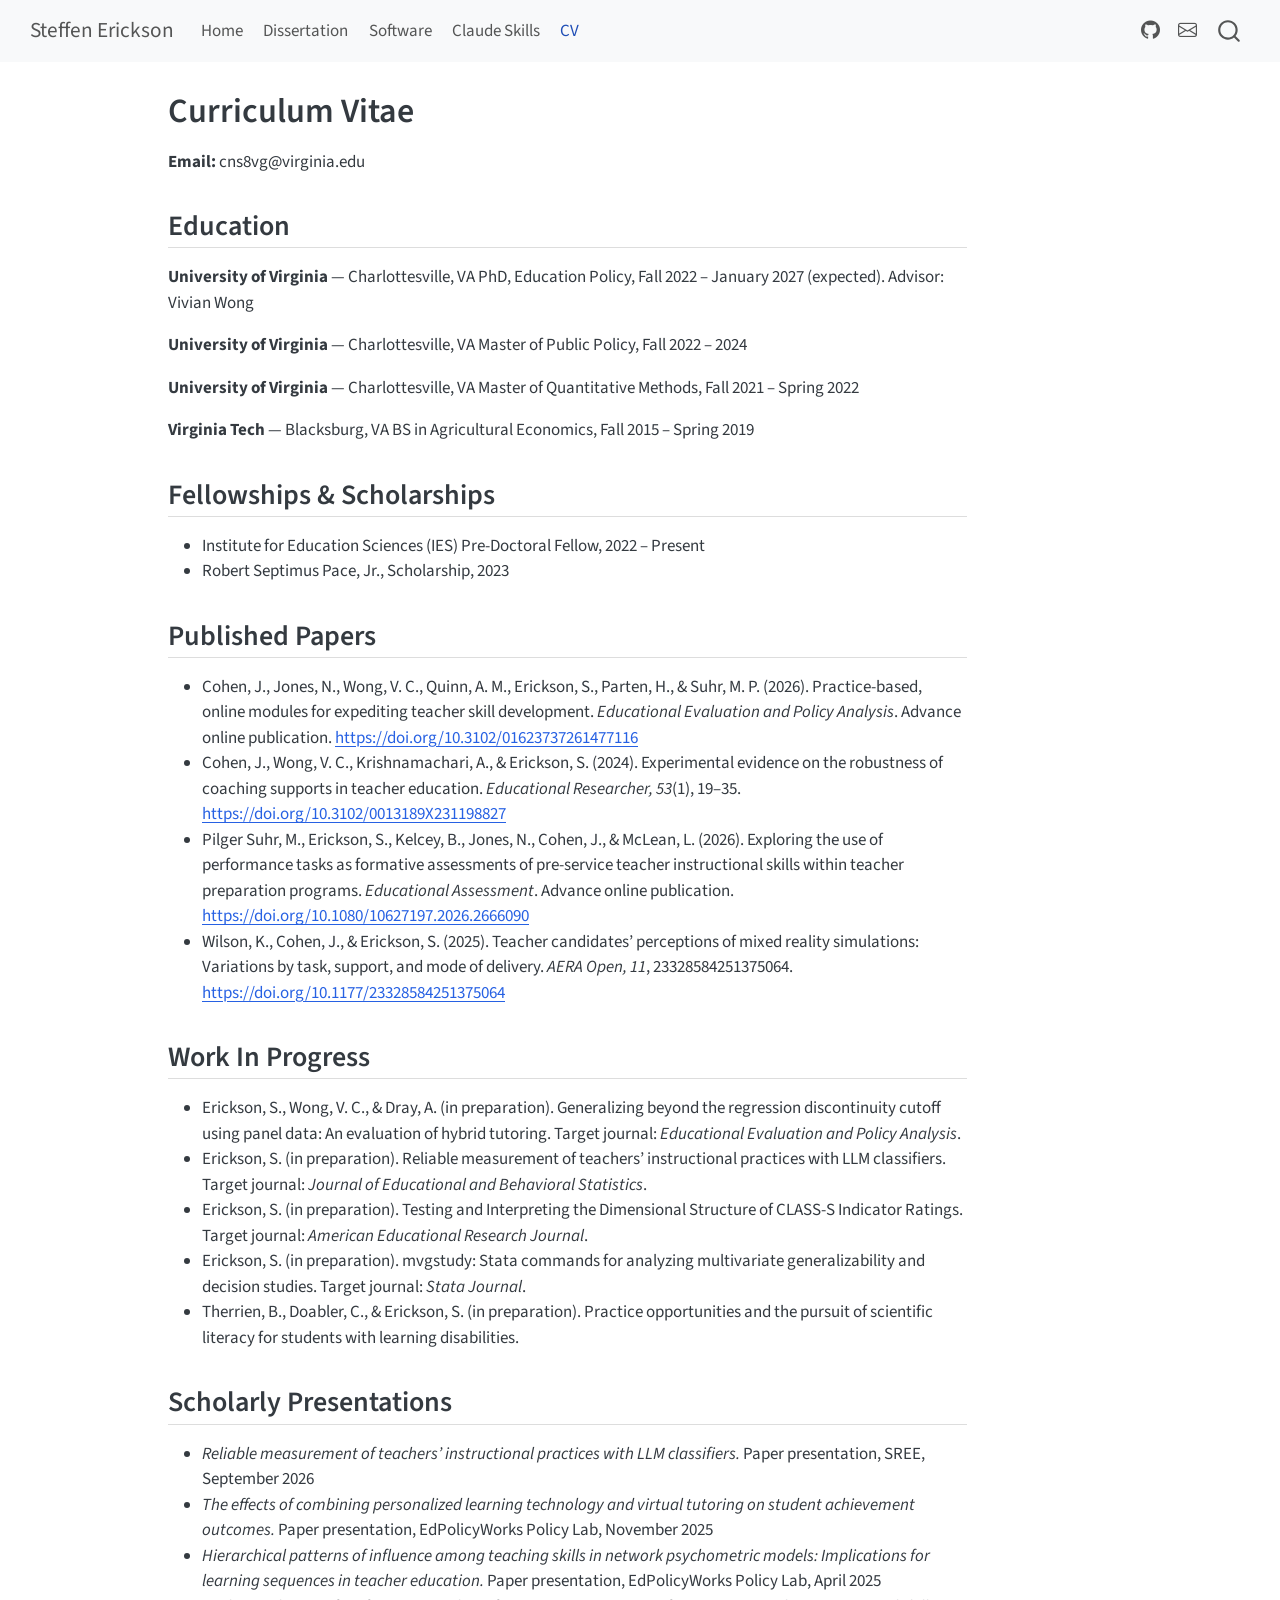
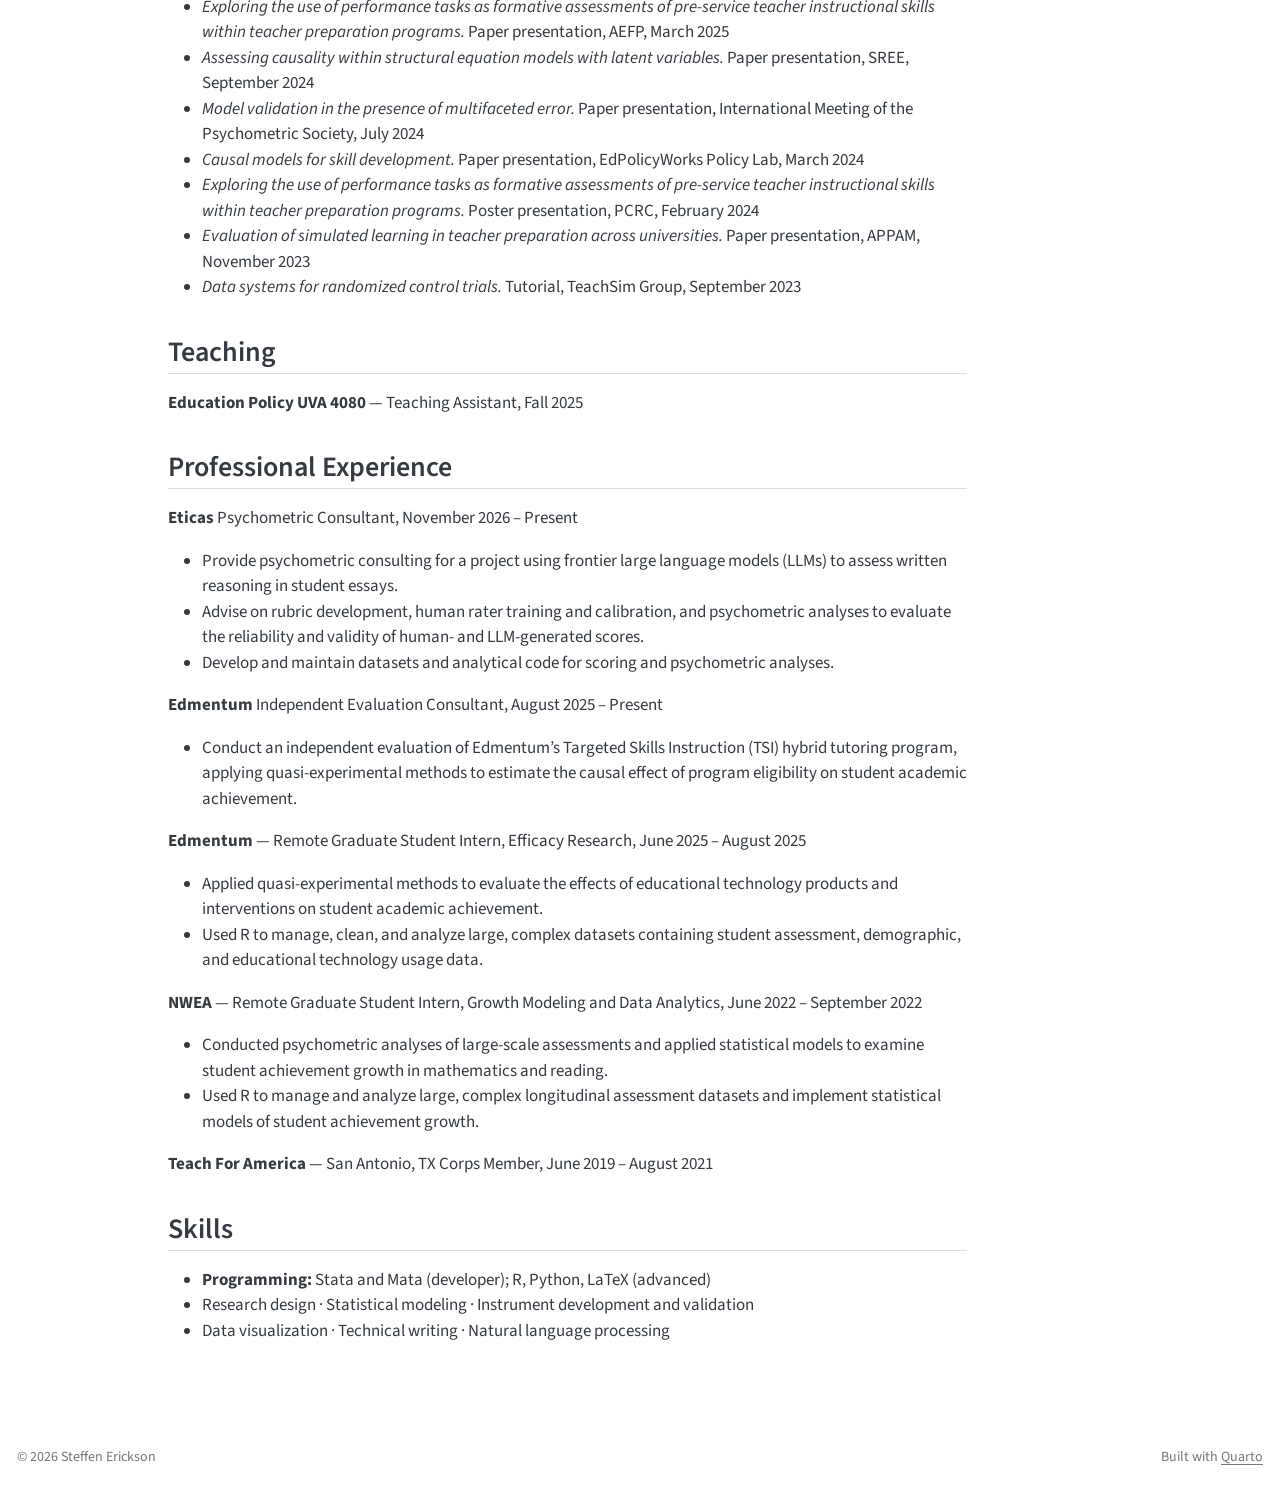
<file: cv.html>
<!DOCTYPE html>
<html xmlns="http://www.w3.org/1999/xhtml" lang="en" xml:lang="en"><head>

<meta charset="utf-8">
<meta name="generator" content="quarto-1.11.9">

<meta name="viewport" content="width=device-width, initial-scale=1.0, user-scalable=yes">


<title>Curriculum Vitae – Steffen Erickson</title>
<style>
/* Default styles provided by pandoc.
** See https://pandoc.org/MANUAL.html#variables-for-html for config info.
*/
span.smallcaps{font-variant: small-caps;}
div.columns{display: flex; gap: 1.5em;}
div.column{flex: auto;}
@media screen {
div.columns{gap: min(4vw, 1.5em);}
div.column{overflow-x: auto;}
}
div.hanging-indent{margin-left: 1.5em; text-indent: -1.5em;}
ul.task-list{list-style: none;}
ul.task-list li input[type="checkbox"] {
  width: 0.8em;
  margin: 0 0.8em 0.2em -1em; /* quarto-specific, see https://github.com/quarto-dev/quarto-cli/issues/4556 */ 
  vertical-align: middle;
}
</style>


<script src="site_libs/quarto-nav/quarto-nav.js"></script>
<script src="site_libs/quarto-nav/headroom.min.js"></script>
<script src="site_libs/clipboard/clipboard.min.js"></script>
<script src="site_libs/quarto-search/autocomplete.umd.js"></script>
<script src="site_libs/quarto-search/fuse.min.js"></script>
<script src="site_libs/quarto-search/quarto-search.js"></script>
<meta name="quarto:offset" content="./">
<script src="site_libs/quarto-html/quarto.js" type="module"></script>
<script src="site_libs/quarto-html/tabsets/tabsets.js" type="module"></script>
<script src="site_libs/quarto-html/scrollable-regions/scrollable-regions.js" type="module"></script>
<script src="site_libs/quarto-html/popper.min.js"></script>
<script src="site_libs/quarto-html/tippy.umd.min.js"></script>
<script src="site_libs/quarto-html/anchor.min.js"></script>
<link href="site_libs/quarto-html/tippy.css" rel="stylesheet">
<link href="site_libs/quarto-html/quarto-syntax-highlighting-63b5708e65d6cd79cd7618c58d0c21e7.css" rel="stylesheet" id="quarto-text-highlighting-styles">
<script src="site_libs/bootstrap/bootstrap.min.js"></script>
<link href="site_libs/bootstrap/bootstrap-icons.css" rel="stylesheet">
<link href="site_libs/bootstrap/bootstrap-04515a8f720fd351a221d4d6ff94f37b.min.css" rel="stylesheet" append-hash="true" id="quarto-bootstrap" data-mode="light">
<script id="quarto-search-options" type="application/json">{
  "location": "navbar",
  "copy-button": false,
  "collapse-after": 3,
  "panel-placement": "end",
  "type": "overlay",
  "limit": 50,
  "keyboard-shortcut": [
    "f",
    "/",
    "s"
  ],
  "show-item-context": false,
  "language": {
    "search-no-results-text": "No results",
    "search-matching-documents-text": "matching documents",
    "search-copy-link-title": "Copy link to search",
    "search-hide-matches-text": "Hide additional matches",
    "search-more-match-text": "more match in this document",
    "search-more-matches-text": "more matches in this document",
    "search-clear-button-title": "Clear",
    "search-text-placeholder": "",
    "search-detached-cancel-button-title": "Cancel",
    "search-submit-button-title": "Submit",
    "search-label": "Search"
  }
}</script>


<link rel="stylesheet" href="styles.css">
</head>

<body class="nav-fixed quarto-light"><a id="quarto-skip-link" class="visually-hidden-focusable" href="#quarto-document-content">Skip to main content</a>

<div id="quarto-search-results"></div>
  <header id="quarto-header" class="headroom fixed-top">
    <nav class="navbar navbar-expand-lg " data-bs-theme="dark" aria-label="Site">
      <div class="navbar-container container-fluid">
      <div class="navbar-brand-container mx-auto">
    <a class="navbar-brand" href="./index.html">
    <span class="navbar-title">Steffen Erickson</span>
    </a>
  </div>
          <button class="navbar-toggler" type="button" data-bs-toggle="collapse" data-bs-target="#navbarCollapse" aria-controls="navbarCollapse" aria-expanded="false" aria-label="Toggle navigation" onclick="if (window.quartoToggleHeadroom) { window.quartoToggleHeadroom(); }">
  <span class="navbar-toggler-icon"></span>
</button>
          <div class="collapse navbar-collapse" id="navbarCollapse">
            <ul class="navbar-nav navbar-nav-scroll me-auto">
  <li class="nav-item">
    <a class="nav-link" href="./index.html"> 
<span class="menu-text">Home</span></a>
  </li>  
  <li class="nav-item">
    <a class="nav-link" href="./chapters/index.html"> 
<span class="menu-text">Dissertation</span></a>
  </li>  
  <li class="nav-item">
    <a class="nav-link" href="./software/index.html"> 
<span class="menu-text">Software</span></a>
  </li>  
  <li class="nav-item">
    <a class="nav-link" href="./skills/index.html"> 
<span class="menu-text">Claude Skills</span></a>
  </li>  
  <li class="nav-item">
    <a class="nav-link active" href="./cv.html" aria-current="page"> 
<span class="menu-text">CV</span></a>
  </li>  
</ul>
            <ul class="navbar-nav navbar-nav-scroll ms-auto">
  <li class="nav-item compact">
    <a class="nav-link" href="https://github.com/steffenerickson"> <i class="bi bi-github" role="img">
</i> 
<span class="menu-text"></span></a>
  </li>  
  <li class="nav-item compact">
    <a class="nav-link" href="mailto:cns8vg@virginia.edu"> <i class="bi bi-envelope" role="img">
</i> 
<span class="menu-text"></span></a>
  </li>  
</ul>
          </div> <!-- /navcollapse -->
            <div class="quarto-navbar-tools">
</div>
            <div id="quarto-search" class="" title="Search"></div>
      </div> <!-- /container-fluid -->
    </nav>
</header>
<!-- content -->
<div id="quarto-content" class="quarto-container page-columns page-rows-contents page-layout-article page-navbar">
<!-- sidebar -->
<!-- margin-sidebar -->
    <div id="quarto-margin-sidebar" class="sidebar margin-sidebar zindex-bottom">
        
    </div>
<!-- main -->
<main class="content" id="quarto-document-content" tabindex="-1">

<header id="title-block-header" class="quarto-title-block default">
<div class="quarto-title">
<h1 class="title">Curriculum Vitae</h1>
</div>



<div class="quarto-title-meta">

    
  
    
  </div>
  


</header>


<div class="cv-page">
<p><strong>Email:</strong> cns8vg@virginia.edu</p>
<section id="education" class="level2">
<h2 class="anchored" data-anchor-id="education">Education</h2>
<p><strong>University of Virginia</strong> — Charlottesville, VA PhD, Education Policy, Fall 2022 – January 2027 (expected). Advisor: Vivian Wong</p>
<p><strong>University of Virginia</strong> — Charlottesville, VA Master of Public Policy, Fall 2022 – 2024</p>
<p><strong>University of Virginia</strong> — Charlottesville, VA Master of Quantitative Methods, Fall 2021 – Spring 2022</p>
<p><strong>Virginia Tech</strong> — Blacksburg, VA BS in Agricultural Economics, Fall 2015 – Spring 2019</p>
</section>
<section id="fellowships-scholarships" class="level2">
<h2 class="anchored" data-anchor-id="fellowships-scholarships">Fellowships &amp; Scholarships</h2>
<ul>
<li>Institute for Education Sciences (IES) Pre-Doctoral Fellow, 2022 – Present</li>
<li>Robert Septimus Pace, Jr., Scholarship, 2023</li>
</ul>
</section>
<section id="published-papers" class="level2">
<h2 class="anchored" data-anchor-id="published-papers">Published Papers</h2>
<ul>
<li>Cohen, J., Jones, N., Wong, V. C., Quinn, A. M., Erickson, S., Parten, H., &amp; Suhr, M. P. (2026). Practice-based, online modules for expediting teacher skill development. <em>Educational Evaluation and Policy Analysis</em>. Advance online publication. <a href="https://doi.org/10.3102/01623737261477116">https://doi.org/10.3102/01623737261477116</a></li>
<li>Cohen, J., Wong, V. C., Krishnamachari, A., &amp; Erickson, S. (2024). Experimental evidence on the robustness of coaching supports in teacher education. <em>Educational Researcher, 53</em>(1), 19–35. <a href="https://doi.org/10.3102/0013189X231198827">https://doi.org/10.3102/0013189X231198827</a></li>
<li>Pilger Suhr, M., Erickson, S., Kelcey, B., Jones, N., Cohen, J., &amp; McLean, L. (2026). Exploring the use of performance tasks as formative assessments of pre-service teacher instructional skills within teacher preparation programs. <em>Educational Assessment</em>. Advance online publication. <a href="https://doi.org/10.1080/10627197.2026.2666090">https://doi.org/10.1080/10627197.2026.2666090</a></li>
<li>Wilson, K., Cohen, J., &amp; Erickson, S. (2025). Teacher candidates’ perceptions of mixed reality simulations: Variations by task, support, and mode of delivery. <em>AERA Open, 11</em>, 23328584251375064. <a href="https://doi.org/10.1177/23328584251375064">https://doi.org/10.1177/23328584251375064</a></li>
</ul>
</section>
<section id="work-in-progress" class="level2">
<h2 class="anchored" data-anchor-id="work-in-progress">Work In Progress</h2>
<ul>
<li>Erickson, S., Wong, V. C., &amp; Dray, A. (in preparation). Generalizing beyond the regression discontinuity cutoff using panel data: An evaluation of hybrid tutoring. Target journal: <em>Educational Evaluation and Policy Analysis</em>.</li>
<li>Erickson, S. (in preparation). Reliable measurement of teachers’ instructional practices with LLM classifiers. Target journal: <em>Journal of Educational and Behavioral Statistics</em>.</li>
<li>Erickson, S. (in preparation). Testing and Interpreting the Dimensional Structure of CLASS-S Indicator Ratings. Target journal: <em>American Educational Research Journal</em>.</li>
<li>Erickson, S. (in preparation). mvgstudy: Stata commands for analyzing multivariate generalizability and decision studies. Target journal: <em>Stata Journal</em>.</li>
<li>Therrien, B., Doabler, C., &amp; Erickson, S. (in preparation). Practice opportunities and the pursuit of scientific literacy for students with learning disabilities.</li>
</ul>
</section>
<section id="scholarly-presentations" class="level2">
<h2 class="anchored" data-anchor-id="scholarly-presentations">Scholarly Presentations</h2>
<ul>
<li><em>Reliable measurement of teachers’ instructional practices with LLM classifiers.</em> Paper presentation, SREE, September 2026</li>
<li><em>The effects of combining personalized learning technology and virtual tutoring on student achievement outcomes.</em> Paper presentation, EdPolicyWorks Policy Lab, November 2025</li>
<li><em>Hierarchical patterns of influence among teaching skills in network psychometric models: Implications for learning sequences in teacher education.</em> Paper presentation, EdPolicyWorks Policy Lab, April 2025</li>
<li><em>Exploring the use of performance tasks as formative assessments of pre-service teacher instructional skills within teacher preparation programs.</em> Paper presentation, AEFP, March 2025</li>
<li><em>Assessing causality within structural equation models with latent variables.</em> Paper presentation, SREE, September 2024</li>
<li><em>Model validation in the presence of multifaceted error.</em> Paper presentation, International Meeting of the Psychometric Society, July 2024</li>
<li><em>Causal models for skill development.</em> Paper presentation, EdPolicyWorks Policy Lab, March 2024</li>
<li><em>Exploring the use of performance tasks as formative assessments of pre-service teacher instructional skills within teacher preparation programs.</em> Poster presentation, PCRC, February 2024</li>
<li><em>Evaluation of simulated learning in teacher preparation across universities.</em> Paper presentation, APPAM, November 2023</li>
<li><em>Data systems for randomized control trials.</em> Tutorial, TeachSim Group, September 2023</li>
</ul>
</section>
<section id="teaching" class="level2">
<h2 class="anchored" data-anchor-id="teaching">Teaching</h2>
<p><strong>Education Policy UVA 4080</strong> — Teaching Assistant, Fall 2025</p>
</section>
<section id="professional-experience" class="level2">
<h2 class="anchored" data-anchor-id="professional-experience">Professional Experience</h2>
<p><strong>Eticas</strong> Psychometric Consultant, November 2026 – Present</p>
<ul>
<li>Provide psychometric consulting for a project using frontier large language models (LLMs) to assess written reasoning in student essays.</li>
<li>Advise on rubric development, human rater training and calibration, and psychometric analyses to evaluate the reliability and validity of human- and LLM-generated scores.</li>
<li>Develop and maintain datasets and analytical code for scoring and psychometric analyses.</li>
</ul>
<p><strong>Edmentum</strong> Independent Evaluation Consultant, August 2025 – Present</p>
<ul>
<li>Conduct an independent evaluation of Edmentum’s Targeted Skills Instruction (TSI) hybrid tutoring program, applying quasi-experimental methods to estimate the causal effect of program eligibility on student academic achievement.</li>
</ul>
<p><strong>Edmentum</strong> — Remote Graduate Student Intern, Efficacy Research, June 2025 – August 2025</p>
<ul>
<li>Applied quasi-experimental methods to evaluate the effects of educational technology products and interventions on student academic achievement.</li>
<li>Used R to manage, clean, and analyze large, complex datasets containing student assessment, demographic, and educational technology usage data.</li>
</ul>
<p><strong>NWEA</strong> — Remote Graduate Student Intern, Growth Modeling and Data Analytics, June 2022 – September 2022</p>
<ul>
<li>Conducted psychometric analyses of large-scale assessments and applied statistical models to examine student achievement growth in mathematics and reading.</li>
<li>Used R to manage and analyze large, complex longitudinal assessment datasets and implement statistical models of student achievement growth.</li>
</ul>
<p><strong>Teach For America</strong> — San Antonio, TX Corps Member, June 2019 – August 2021</p>
</section>
<section id="skills" class="level2">
<h2 class="anchored" data-anchor-id="skills">Skills</h2>
<ul>
<li><strong>Programming:</strong> Stata and Mata (developer); R, Python, LaTeX (advanced)</li>
<li>Research design · Statistical modeling · Instrument development and validation</li>
<li>Data visualization · Technical writing · Natural language processing</li>
</ul>
</section>
</div>



</main> <!-- /main -->
<script id="quarto-html-after-body" type="application/javascript">
  window.document.addEventListener("DOMContentLoaded", function (event) {
    const icon = "";
    const anchorJS = new window.AnchorJS();
    anchorJS.options = {
      placement: 'right',
      icon: icon
    };
    anchorJS.add('.anchored');
    const isCodeAnnotation = (el) => {
      for (const clz of el.classList) {
        if (clz.startsWith('code-annotation-')) {                     
          return true;
        }
      }
      return false;
    }
    const onCopySuccess = function(e) {
      // button target
      const button = e.trigger;
      // don't keep focus
      button.blur();
      // flash "checked"
      button.classList.add('code-copy-button-checked');
      var currentTitle = button.getAttribute("title");
      button.setAttribute("title", "Copied!");
      let tooltip;
      if (window.bootstrap) {
        button.setAttribute("data-bs-toggle", "tooltip");
        button.setAttribute("data-bs-placement", "left");
        button.setAttribute("data-bs-title", "Copied!");
        tooltip = new bootstrap.Tooltip(button, 
          { trigger: "manual", 
            customClass: "code-copy-button-tooltip",
            offset: [0, -8]});
        tooltip.show();    
      }
      setTimeout(function() {
        if (tooltip) {
          tooltip.hide();
          button.removeAttribute("data-bs-title");
          button.removeAttribute("data-bs-toggle");
          button.removeAttribute("data-bs-placement");
        }
        button.setAttribute("title", currentTitle);
        button.classList.remove('code-copy-button-checked');
      }, 1000);
      // clear code selection
      e.clearSelection();
    }
    const getTextToCopy = function(trigger) {
      const outerScaffold = trigger.parentElement.cloneNode(true);
      const codeEl = outerScaffold.querySelector('code');
      for (const childEl of codeEl.children) {
        if (isCodeAnnotation(childEl)) {
          childEl.remove();
        }
      }
      return codeEl.innerText;
    }
    const clipboard = new window.ClipboardJS('.code-copy-button:not([data-in-quarto-modal])', {
      text: getTextToCopy
    });
    clipboard.on('success', onCopySuccess);
    if (window.document.getElementById('quarto-embedded-source-code-modal')) {
      const clipboardModal = new window.ClipboardJS('.code-copy-button[data-in-quarto-modal]', {
        text: getTextToCopy,
        container: window.document.getElementById('quarto-embedded-source-code-modal')
      });
      clipboardModal.on('success', onCopySuccess);
    }
      var localhostRegex = new RegExp(/^(?:http|https):\/\/localhost\:?[0-9]*\//);
      var mailtoRegex = new RegExp(/^mailto:/);
        var filterRegex = new RegExp("https:\/\/steffenerickson\.github\.io");
      var isInternal = (href) => {
          return filterRegex.test(href) || localhostRegex.test(href) || mailtoRegex.test(href);
      }
      // Inspect non-navigation links and adorn them if external
      window.quartoDecorateExternalLinks = function (root) {
     var links = (root || window.document).querySelectorAll('a[href]:not(.nav-link):not(.navbar-brand):not(.toc-action):not(.sidebar-link):not(.sidebar-item-toggle):not(.pagination-link):not(.no-external):not([aria-hidden]):not(.dropdown-item):not(.quarto-navigation-tool):not(.about-link)');
      for (var i=0; i<links.length; i++) {
        const link = links[i];
        if (!isInternal(link.href)) {
          // undo the damage that might have been done by quarto-nav.js in the case of
          // links that we want to consider external
          if (link.dataset.originalHref !== undefined) {
            link.href = link.dataset.originalHref;
          }
          if (!link.classList.contains('no-external-icon')) {
          }
        }
      }
      };
      window.quartoDecorateExternalLinks(window.document);
    // Esc closes the popup (WCAG 1.4.13) and focus leaving both trigger and
    // popup closes it (WCAG 2.4.11); tippy handles neither for interactive popups.
    const hideOnEscAndFocusOut = {
      name: 'hideOnEscAndFocusOut',
      defaultValue: true,
      fn(instance) {
        const dismiss = () => {
          // A show scheduled by the trigger delay would otherwise reopen it
          instance.clearDelayTimeouts();
          instance.hide();
        };
        const onKeyDown = (event) => {
          if (event.key !== 'Escape') {
            return;
          }
          // Keep Esc from also reaching page handlers (e.g. reveal.js overview),
          // except an open reveal.js slide menu, which Esc should close too.
          // The menu handles keys only when its keyboard option is on.
          const menuHandlesEsc = window.Reveal?.getPlugin?.('menu')?.isOpen() &&
            window.Reveal.getConfig().menu?.keyboard !== false;
          if (!menuHandlesEsc) {
            event.stopPropagation();
          }
          if (instance.popper.contains(window.document.activeElement)) {
            // Disabled while refocusing so the focus trigger does not reopen it
            instance.disable();
            instance.reference.focus();
            instance.enable();
          }
          dismiss();
        };
        const onFocusOut = (event) => {
          const target = event.relatedTarget;
          if (target && !instance.reference.contains(target) &&
              !instance.popper.contains(target)) {
            dismiss();
          }
        };
        // On the trigger too: a click trigger (code-annotations: select) has no
        // blur handling. Attached for the instance's lifetime so leaving the
        // trigger also cancels a show still pending on the trigger delay.
        instance.reference.addEventListener('focusout', onFocusOut);
        return {
          onShow() {
            window.document.addEventListener('keydown', onKeyDown, true);
            instance.popper.addEventListener('focusout', onFocusOut);
          },
          onHide() {
            window.document.removeEventListener('keydown', onKeyDown, true);
            instance.popper.removeEventListener('focusout', onFocusOut);
          },
          onDestroy() {
            instance.reference.removeEventListener('focusout', onFocusOut);
          },
        };
      },
    };
    function tippyHover(el, contentFn, onTriggerFn, onUntriggerFn) {
      const config = {
        allowHTML: true,
        maxWidth: 500,
        delay: 100,
        arrow: false,
        appendTo: function(el) {
            return el.parentElement;
        },
        interactive: true,
        interactiveBorder: 10,
        theme: 'quarto',
        placement: 'bottom-start',
        plugins: [hideOnEscAndFocusOut],
      };
      if (contentFn) {
        config.content = contentFn;
      }
      if (onTriggerFn) {
        config.onTrigger = onTriggerFn;
      }
      if (onUntriggerFn) {
        config.onUntrigger = onUntriggerFn;
      }
      window.tippy(el, config); 
    }
    const noterefs = window.document.querySelectorAll('a[role="doc-noteref"]');
    for (var i=0; i<noterefs.length; i++) {
      const ref = noterefs[i];
      tippyHover(ref, function() {
        // use id or data attribute instead here
        let href = ref.getAttribute('data-footnote-href') || ref.getAttribute('href');
        try { href = new URL(href).hash; } catch {}
        const id = href.replace(/^#\/?/, "");
        const note = window.document.getElementById(id);
        if (note) {
          return note.innerHTML;
        } else {
          return "";
        }
      });
    }
    const xrefs = window.document.querySelectorAll('a.quarto-xref');
    const processXRef = (id, note) => {
      // Strip column container classes
      const stripColumnClz = (el) => {
        el.classList.remove("page-full", "page-columns");
        if (el.children) {
          for (const child of el.children) {
            stripColumnClz(child);
          }
        }
      }
      stripColumnClz(note)
      if (id === null || id.startsWith('sec-')) {
        // Special case sections, only their first couple elements
        const container = document.createElement("div");
        if (note.children && note.children.length > 2) {
          container.appendChild(note.children[0].cloneNode(true));
          for (let i = 1; i < note.children.length; i++) {
            const child = note.children[i];
            if (child.tagName === "P" && child.innerText === "") {
              continue;
            } else {
              container.appendChild(child.cloneNode(true));
              break;
            }
          }
          if (window.Quarto?.typesetMath) {
            window.Quarto.typesetMath(container);
          }
          return container.innerHTML
        } else {
          if (window.Quarto?.typesetMath) {
            window.Quarto.typesetMath(note);
          }
          return note.innerHTML;
        }
      } else {
        // Remove any anchor links if they are present
        const anchorLink = note.querySelector('a.anchorjs-link');
        if (anchorLink) {
          anchorLink.remove();
        }
        if (window.Quarto?.typesetMath) {
          window.Quarto.typesetMath(note);
        }
        if (note.classList.contains("callout")) {
          return note.outerHTML;
        } else {
          return note.innerHTML;
        }
      }
    }
    for (var i=0; i<xrefs.length; i++) {
      const xref = xrefs[i];
      tippyHover(xref, undefined, function(instance) {
        instance.disable();
        let url = xref.getAttribute('href');
        let hash = undefined; 
        if (url.startsWith('#')) {
          hash = url;
        } else {
          try { hash = new URL(url).hash; } catch {}
        }
        if (hash) {
          const id = hash.replace(/^#\/?/, "");
          const note = window.document.getElementById(id);
          if (note !== null) {
            try {
              const html = processXRef(id, note.cloneNode(true));
              instance.setContent(html);
            } finally {
              instance.enable();
              instance.show();
            }
          } else {
            // See if we can fetch this
            fetch(url.split('#')[0])
            .then(res => res.text())
            .then(html => {
              const parser = new DOMParser();
              const htmlDoc = parser.parseFromString(html, "text/html");
              const note = htmlDoc.getElementById(id);
              if (note !== null) {
                const html = processXRef(id, note);
                instance.setContent(html);
              } 
            }).finally(() => {
              instance.enable();
              instance.show();
            });
          }
        } else {
          // See if we can fetch a full url (with no hash to target)
          // This is a special case and we should probably do some content thinning / targeting
          fetch(url)
          .then(res => res.text())
          .then(html => {
            const parser = new DOMParser();
            const htmlDoc = parser.parseFromString(html, "text/html");
            const note = htmlDoc.querySelector('main.content');
            if (note !== null) {
              // This should only happen for chapter cross references
              // (since there is no id in the URL)
              // remove the first header
              if (note.children.length > 0 && note.children[0].tagName === "HEADER") {
                note.children[0].remove();
              }
              const html = processXRef(null, note);
              instance.setContent(html);
            } 
          }).finally(() => {
            instance.enable();
            instance.show();
          });
        }
      }, function(instance) {
      });
    }
        let selectedAnnoteEl;
        const selectorForAnnotation = ( cell, annotation) => {
          let cellAttr = 'data-code-cell="' + cell + '"';
          let lineAttr = 'data-code-annotation="' +  annotation + '"';
          const selector = 'span[' + cellAttr + '][' + lineAttr + ']';
          return selector;
        }
        const selectCodeLines = (annoteEl) => {
          const doc = window.document;
          const targetCell = annoteEl.getAttribute("data-target-cell");
          const targetAnnotation = annoteEl.getAttribute("data-target-annotation");
          const annoteSpan = window.document.querySelector(selectorForAnnotation(targetCell, targetAnnotation));
          const lines = annoteSpan.getAttribute("data-code-lines").split(",");
          const lineIds = lines.map((line) => {
            return targetCell + "-" + line;
          })
          // Each band is positioned against its own containing block, which is
          // not the offsetParent of the lines, so place it from client rects.
          const placeBand = (band, firstEl, lastEl, codeBlock) => {
            const container = band.offsetParent;
            if (container === null) {
              return;
            }
            const containerRect = container.getBoundingClientRect();
            // Reveal.js scales slides with a transform, so convert client
            // pixels back to the CSS pixels of the container.
            const scale = containerRect.height / container.offsetHeight || 1;
            const firstRect = firstEl.getBoundingClientRect();
            const lastRect = lastEl.getBoundingClientRect();
            const top = (firstRect.top - containerRect.top) / scale - container.clientTop + container.scrollTop;
            const height = (lastRect.bottom - firstRect.top) / scale;
            band.style.top = top - 2 + "px";
            band.style.height = height + 4 + "px";
            if (codeBlock) {
              // Without the copy button wrapper, the containing block is wider
              // than the code block, so span the code block explicitly.
              const blockRect = codeBlock.getBoundingClientRect();
              band.style.left = (blockRect.left - containerRect.left) / scale - container.clientLeft + container.scrollLeft + "px";
              band.style.width = blockRect.width / scale + "px";
            }
          };
          if (lineIds.length > 0) {
            const el = window.document.getElementById(lineIds[0]);
            const lastEl = window.document.getElementById(lineIds[lineIds.length - 1]);
            const parent = el.parentElement.parentElement;
            // cook up a div (if necessary) and position it
            let div = window.document.getElementById("code-annotation-line-highlight");
            if (div === null) {
              div = window.document.createElement("div");
              div.setAttribute("id", "code-annotation-line-highlight");
              div.style.position = 'absolute';
              parent.appendChild(div);
            }
            placeBand(div, el, lastEl, parent.closest("div.sourceCode") || parent);
            let gutterDiv = window.document.getElementById("code-annotation-line-highlight-gutter");
            if (gutterDiv === null) {
              gutterDiv = window.document.createElement("div");
              gutterDiv.setAttribute("id", "code-annotation-line-highlight-gutter");
              gutterDiv.style.position = 'absolute';
              const codeCell = window.document.getElementById(targetCell);
              const gutter = codeCell.querySelector('.code-annotation-gutter');
              gutter.appendChild(gutterDiv);
            }
            placeBand(gutterDiv, el, lastEl);
            selectedAnnoteEl = annoteEl;
          }
        };
        const unselectCodeLines = () => {
          const elementsIds = ["code-annotation-line-highlight", "code-annotation-line-highlight-gutter"];
          elementsIds.forEach((elId) => {
            const div = window.document.getElementById(elId);
            if (div) {
              div.remove();
            }
          });
          selectedAnnoteEl = undefined;
        };
          // Handle positioning of the toggle
      window.addEventListener(
        "resize",
        throttle(() => {
          elRect = undefined;
          if (selectedAnnoteEl) {
            selectCodeLines(selectedAnnoteEl);
          }
        }, 10)
      );
      function throttle(fn, ms) {
      let throttle = false;
      let timer;
        return (...args) => {
          if(!throttle) { // first call gets through
              fn.apply(this, args);
              throttle = true;
          } else { // all the others get throttled
              if(timer) clearTimeout(timer); // cancel #2
              timer = setTimeout(() => {
                fn.apply(this, args);
                timer = throttle = false;
              }, ms);
          }
        };
      }
        // Attach click handler to the DT
        const annoteDls = window.document.querySelectorAll('dt[data-target-cell]');
        for (const annoteDlNode of annoteDls) {
          annoteDlNode.addEventListener('click', (event) => {
            const clickedEl = event.target;
            if (clickedEl !== selectedAnnoteEl) {
              unselectCodeLines();
              const activeEl = window.document.querySelector('dt[data-target-cell].code-annotation-active');
              if (activeEl) {
                activeEl.classList.remove('code-annotation-active');
              }
              selectCodeLines(clickedEl);
              clickedEl.classList.add('code-annotation-active');
            } else {
              // Unselect the line
              unselectCodeLines();
              clickedEl.classList.remove('code-annotation-active');
            }
          });
        }
    const findCites = (el) => {
      const parentEl = el.parentElement;
      if (parentEl) {
        const cites = parentEl.dataset.cites;
        if (cites) {
          return {
            el,
            cites: cites.split(' ')
          };
        } else {
          return findCites(el.parentElement)
        }
      } else {
        return undefined;
      }
    };
    var bibliorefs = window.document.querySelectorAll('a[role="doc-biblioref"]');
    for (var i=0; i<bibliorefs.length; i++) {
      const ref = bibliorefs[i];
      const citeInfo = findCites(ref);
      if (citeInfo) {
        tippyHover(citeInfo.el, function() {
          var popup = window.document.createElement('div');
          citeInfo.cites.forEach(function(cite) {
            var citeDiv = window.document.createElement('div');
            citeDiv.classList.add('hanging-indent');
            citeDiv.classList.add('csl-entry');
            var biblioDiv = window.document.getElementById('ref-' + cite);
            if (biblioDiv) {
              citeDiv.innerHTML = biblioDiv.innerHTML;
            }
            popup.appendChild(citeDiv);
          });
          return popup.innerHTML;
        });
      }
    }
  });
  </script>
  <script type="application/javascript">
  window.quartoScrollableRegionsLabels = {"code":"Scrollable code","output":"Scrollable output"};
  </script>
</div> <!-- /content -->
<footer class="footer">
  <div class="nav-footer">
    <div class="nav-footer-left">
<p>© 2026 Steffen Erickson</p>
</div>   
    <div class="nav-footer-center">
      &nbsp;
    </div>
    <div class="nav-footer-right">
<p>Built with <a href="https://quarto.org">Quarto</a></p>
</div>
  </div>
</footer>




</body></html>
</file>
<file: site_libs/quarto-html/tippy.css>
.tippy-box[data-animation=fade][data-state=hidden]{opacity:0}[data-tippy-root]{max-width:calc(100vw - 10px)}.tippy-box{position:relative;background-color:#333;color:#fff;border-radius:4px;font-size:14px;line-height:1.4;white-space:normal;outline:0;transition-property:transform,visibility,opacity}.tippy-box[data-placement^=top]>.tippy-arrow{bottom:0}.tippy-box[data-placement^=top]>.tippy-arrow:before{bottom:-7px;left:0;border-width:8px 8px 0;border-top-color:initial;transform-origin:center top}.tippy-box[data-placement^=bottom]>.tippy-arrow{top:0}.tippy-box[data-placement^=bottom]>.tippy-arrow:before{top:-7px;left:0;border-width:0 8px 8px;border-bottom-color:initial;transform-origin:center bottom}.tippy-box[data-placement^=left]>.tippy-arrow{right:0}.tippy-box[data-placement^=left]>.tippy-arrow:before{border-width:8px 0 8px 8px;border-left-color:initial;right:-7px;transform-origin:center left}.tippy-box[data-placement^=right]>.tippy-arrow{left:0}.tippy-box[data-placement^=right]>.tippy-arrow:before{left:-7px;border-width:8px 8px 8px 0;border-right-color:initial;transform-origin:center right}.tippy-box[data-inertia][data-state=visible]{transition-timing-function:cubic-bezier(.54,1.5,.38,1.11)}.tippy-arrow{width:16px;height:16px;color:#333}.tippy-arrow:before{content:"";position:absolute;border-color:transparent;border-style:solid}.tippy-content{position:relative;padding:5px 9px;z-index:1}
</file>
<file: site_libs/quarto-html/quarto-syntax-highlighting-63b5708e65d6cd79cd7618c58d0c21e7.css>
/* quarto syntax highlight colors */
:root {
  --quarto-hl-ot-color: #003B4F;
  --quarto-hl-at-color: #657422;
  --quarto-hl-ss-color: #20794D;
  --quarto-hl-an-color: #5E5E5E;
  --quarto-hl-fu-color: #4758AB;
  --quarto-hl-st-color: #20794D;
  --quarto-hl-cf-color: #003B4F;
  --quarto-hl-op-color: #5E5E5E;
  --quarto-hl-er-color: #AD0000;
  --quarto-hl-bn-color: #AD0000;
  --quarto-hl-al-color: #AD0000;
  --quarto-hl-va-color: #111111;
  --quarto-hl-bu-color: inherit;
  --quarto-hl-ex-color: inherit;
  --quarto-hl-pp-color: #AD0000;
  --quarto-hl-in-color: #5E5E5E;
  --quarto-hl-vs-color: #20794D;
  --quarto-hl-wa-color: #5E5E5E;
  --quarto-hl-do-color: #5E5E5E;
  --quarto-hl-im-color: #00769E;
  --quarto-hl-ch-color: #20794D;
  --quarto-hl-dt-color: #AD0000;
  --quarto-hl-fl-color: #AD0000;
  --quarto-hl-co-color: #5E5E5E;
  --quarto-hl-cv-color: #5E5E5E;
  --quarto-hl-cn-color: #8f5902;
  --quarto-hl-sc-color: #5E5E5E;
  --quarto-hl-dv-color: #AD0000;
  --quarto-hl-kw-color: #003B4F;
}

/* other quarto variables */
:root {
  --quarto-font-monospace: SFMono-Regular, Menlo, Monaco, Consolas, "Liberation Mono", "Courier New", monospace;
}

/* syntax highlight based on Pandoc's rules */
pre > code.sourceCode > span {
  color: #003B4F;
}

code.sourceCode > span {
  color: #003B4F;
}

div.sourceCode,
div.sourceCode pre.sourceCode {
  color: #003B4F;
}

/* Normal */
code span {
  color: #003B4F;
}

/* Alert */
code span.al {
  color: #AD0000;
  font-style: inherit;
}

/* Annotation */
code span.an {
  color: #5E5E5E;
  font-style: inherit;
}

/* Attribute */
code span.at {
  color: #657422;
  font-style: inherit;
}

/* BaseN */
code span.bn {
  color: #AD0000;
  font-style: inherit;
}

/* BuiltIn */
code span.bu {
  font-style: inherit;
}

/* ControlFlow */
code span.cf {
  color: #003B4F;
  font-weight: bold;
  font-style: inherit;
}

/* Char */
code span.ch {
  color: #20794D;
  font-style: inherit;
}

/* Constant */
code span.cn {
  color: #8f5902;
  font-style: inherit;
}

/* Comment */
code span.co {
  color: #5E5E5E;
  font-style: inherit;
}

/* CommentVar */
code span.cv {
  color: #5E5E5E;
  font-style: italic;
}

/* Documentation */
code span.do {
  color: #5E5E5E;
  font-style: italic;
}

/* DataType */
code span.dt {
  color: #AD0000;
  font-style: inherit;
}

/* DecVal */
code span.dv {
  color: #AD0000;
  font-style: inherit;
}

/* Error */
code span.er {
  color: #AD0000;
  font-style: inherit;
}

/* Extension */
code span.ex {
  font-style: inherit;
}

/* Float */
code span.fl {
  color: #AD0000;
  font-style: inherit;
}

/* Function */
code span.fu {
  color: #4758AB;
  font-style: inherit;
}

/* Import */
code span.im {
  color: #00769E;
  font-style: inherit;
}

/* Information */
code span.in {
  color: #5E5E5E;
  font-style: inherit;
}

/* Keyword */
code span.kw {
  color: #003B4F;
  font-weight: bold;
  font-style: inherit;
}

/* Operator */
code span.op {
  color: #5E5E5E;
  font-style: inherit;
}

/* Other */
code span.ot {
  color: #003B4F;
  font-style: inherit;
}

/* Preprocessor */
code span.pp {
  color: #AD0000;
  font-style: inherit;
}

/* SpecialChar */
code span.sc {
  color: #5E5E5E;
  font-style: inherit;
}

/* SpecialString */
code span.ss {
  color: #20794D;
  font-style: inherit;
}

/* String */
code span.st {
  color: #20794D;
  font-style: inherit;
}

/* Variable */
code span.va {
  color: #111111;
  font-style: inherit;
}

/* VerbatimString */
code span.vs {
  color: #20794D;
  font-style: inherit;
}

/* Warning */
code span.wa {
  color: #5E5E5E;
  font-style: italic;
}

.prevent-inlining {
  content: "</";
}

/*# sourceMappingURL=054cc16b9e9817627be6994582d2ffb5.css.map */
</file>
<file: styles.css>
/* Site-wide tweaks */

.quarto-title-block .description {
  font-size: 1.05rem;
}

/* Slightly tighter CV layout */
.cv-page h2 {
  border-bottom: 1px solid #ddd;
  padding-bottom: 0.2rem;
  margin-top: 2rem;
}
</file>
